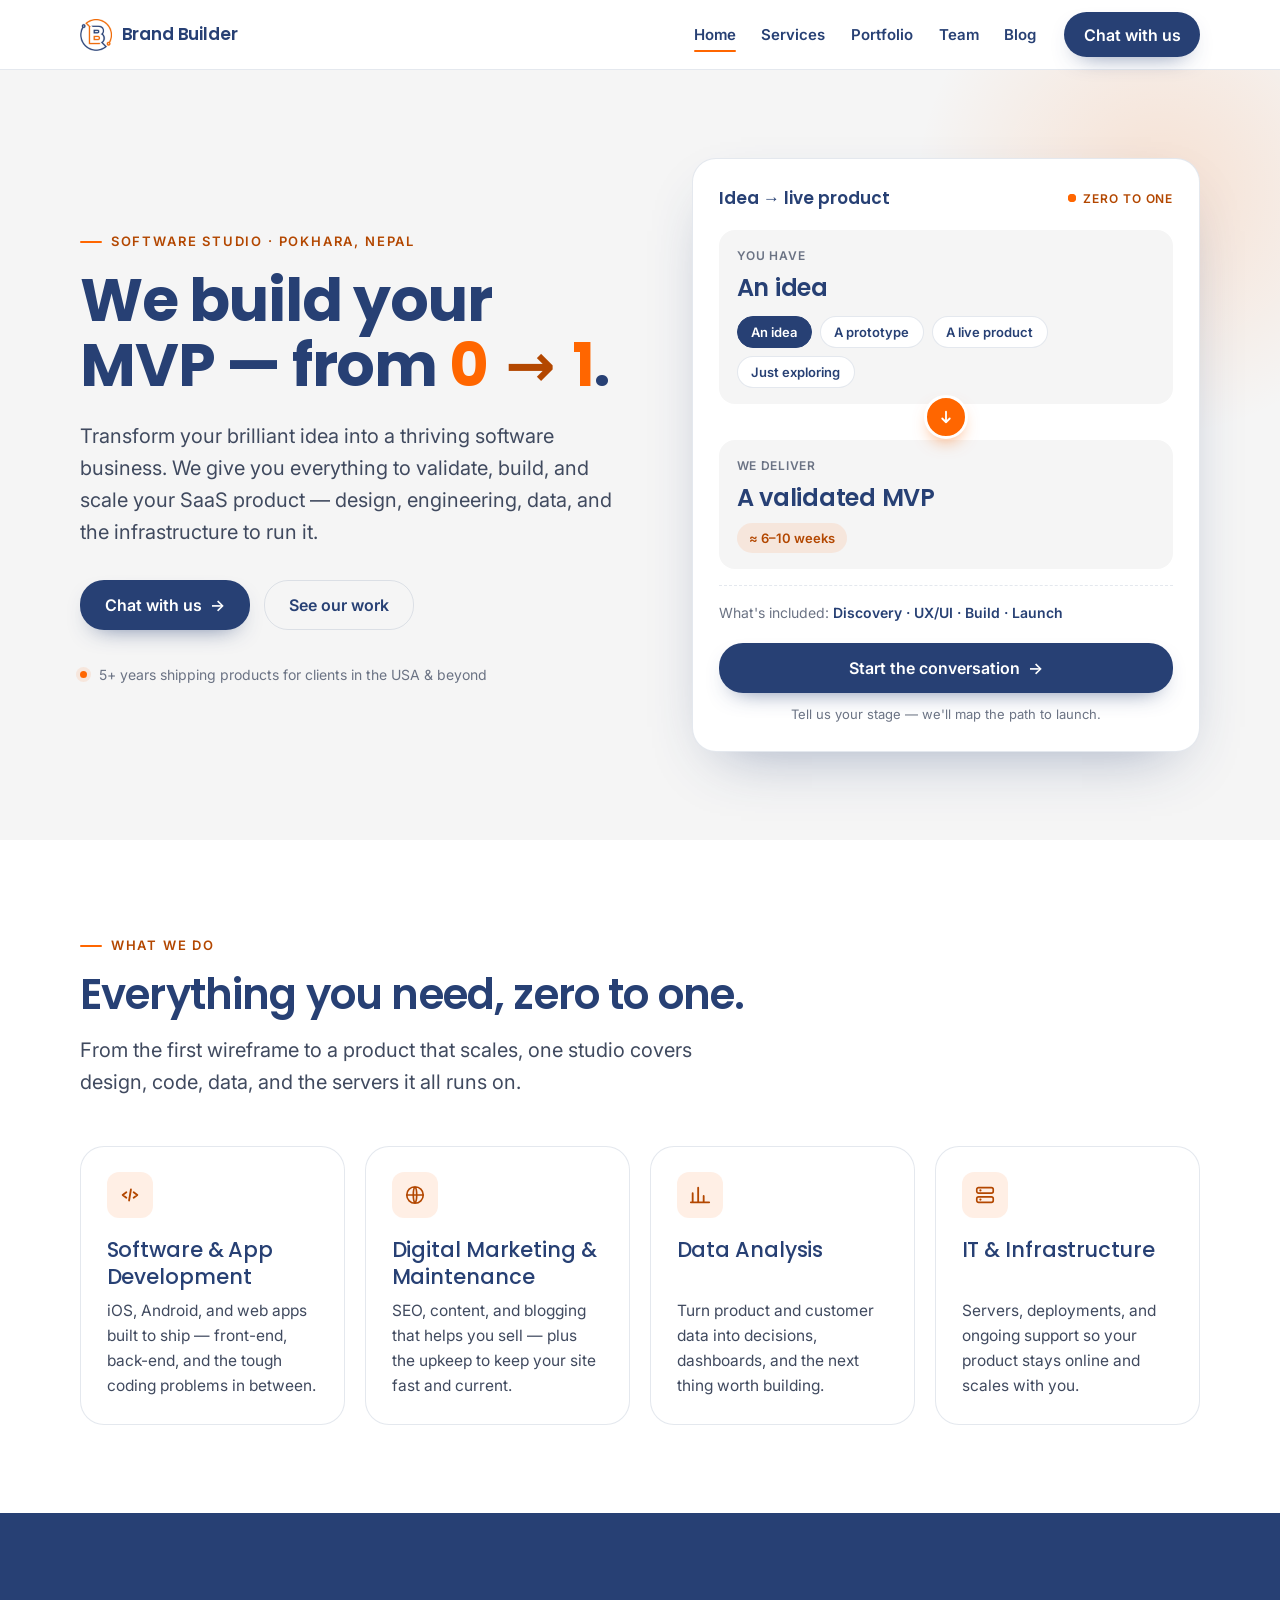
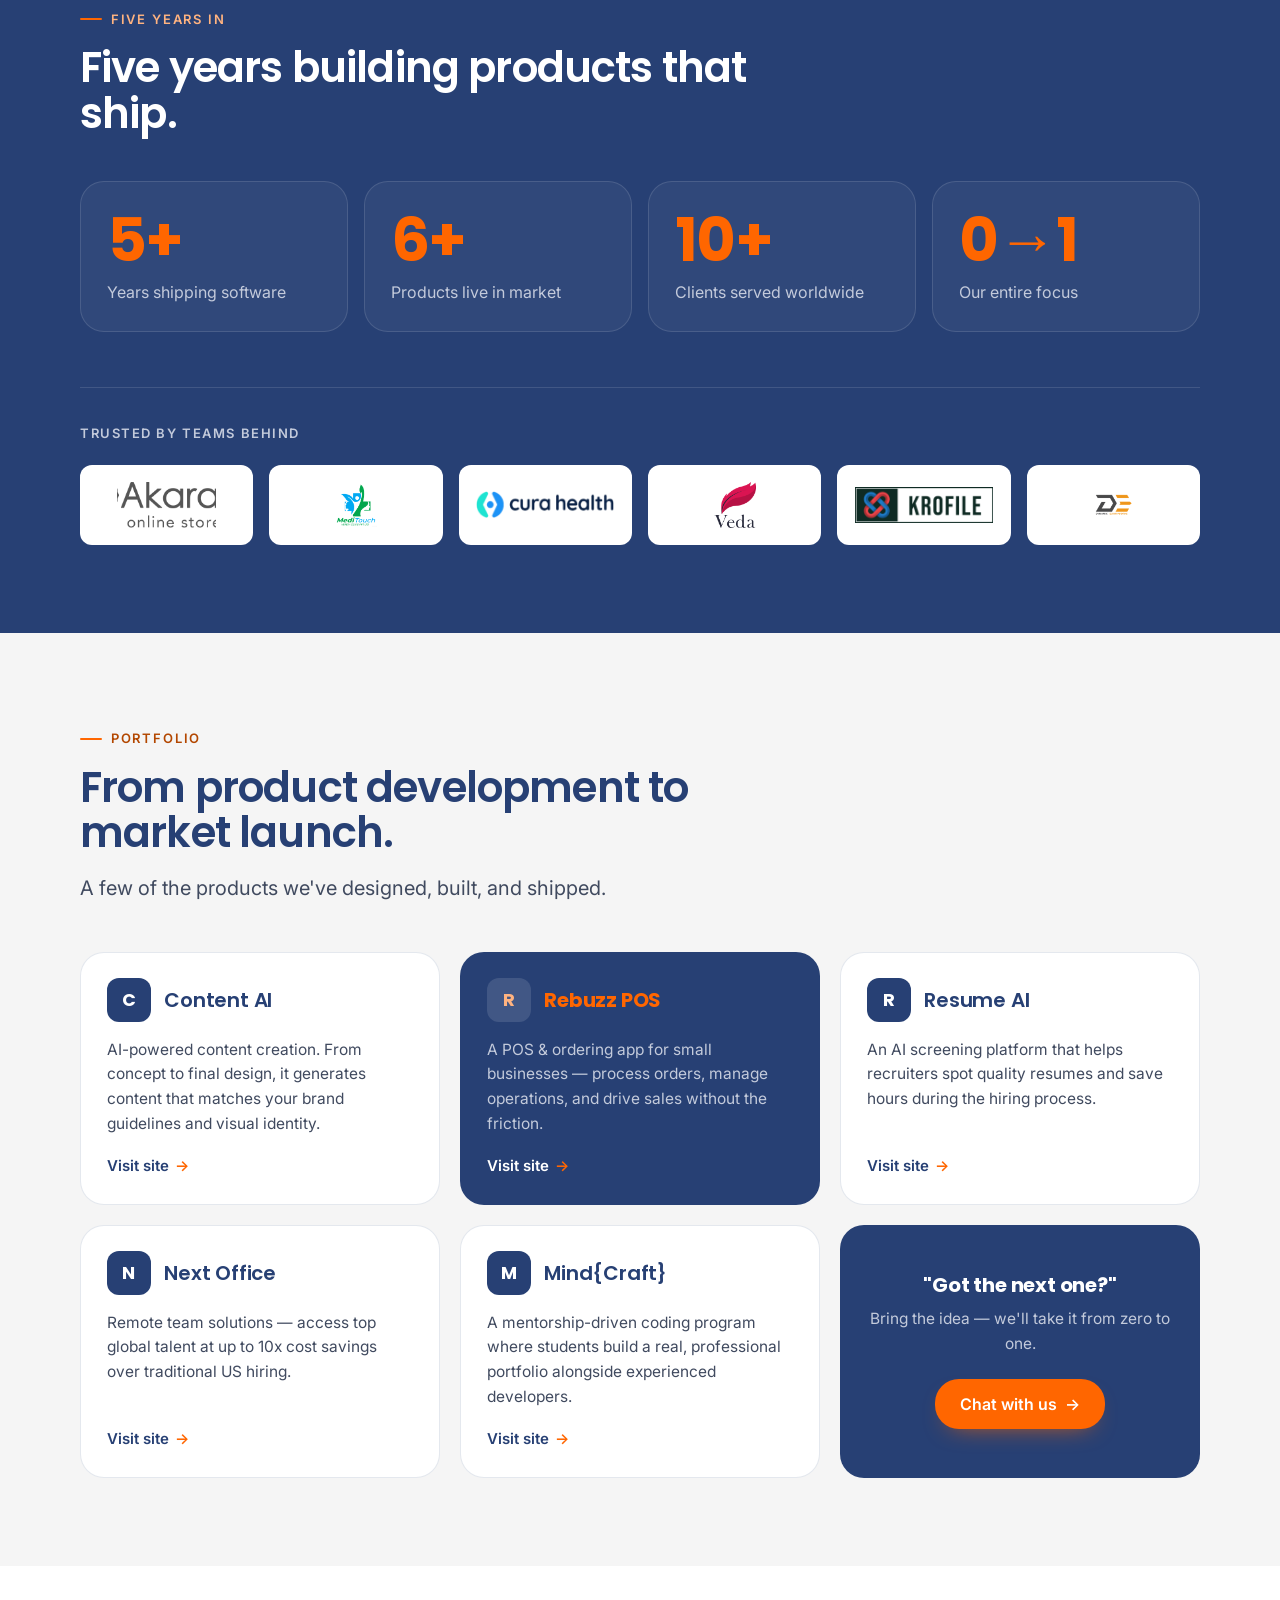
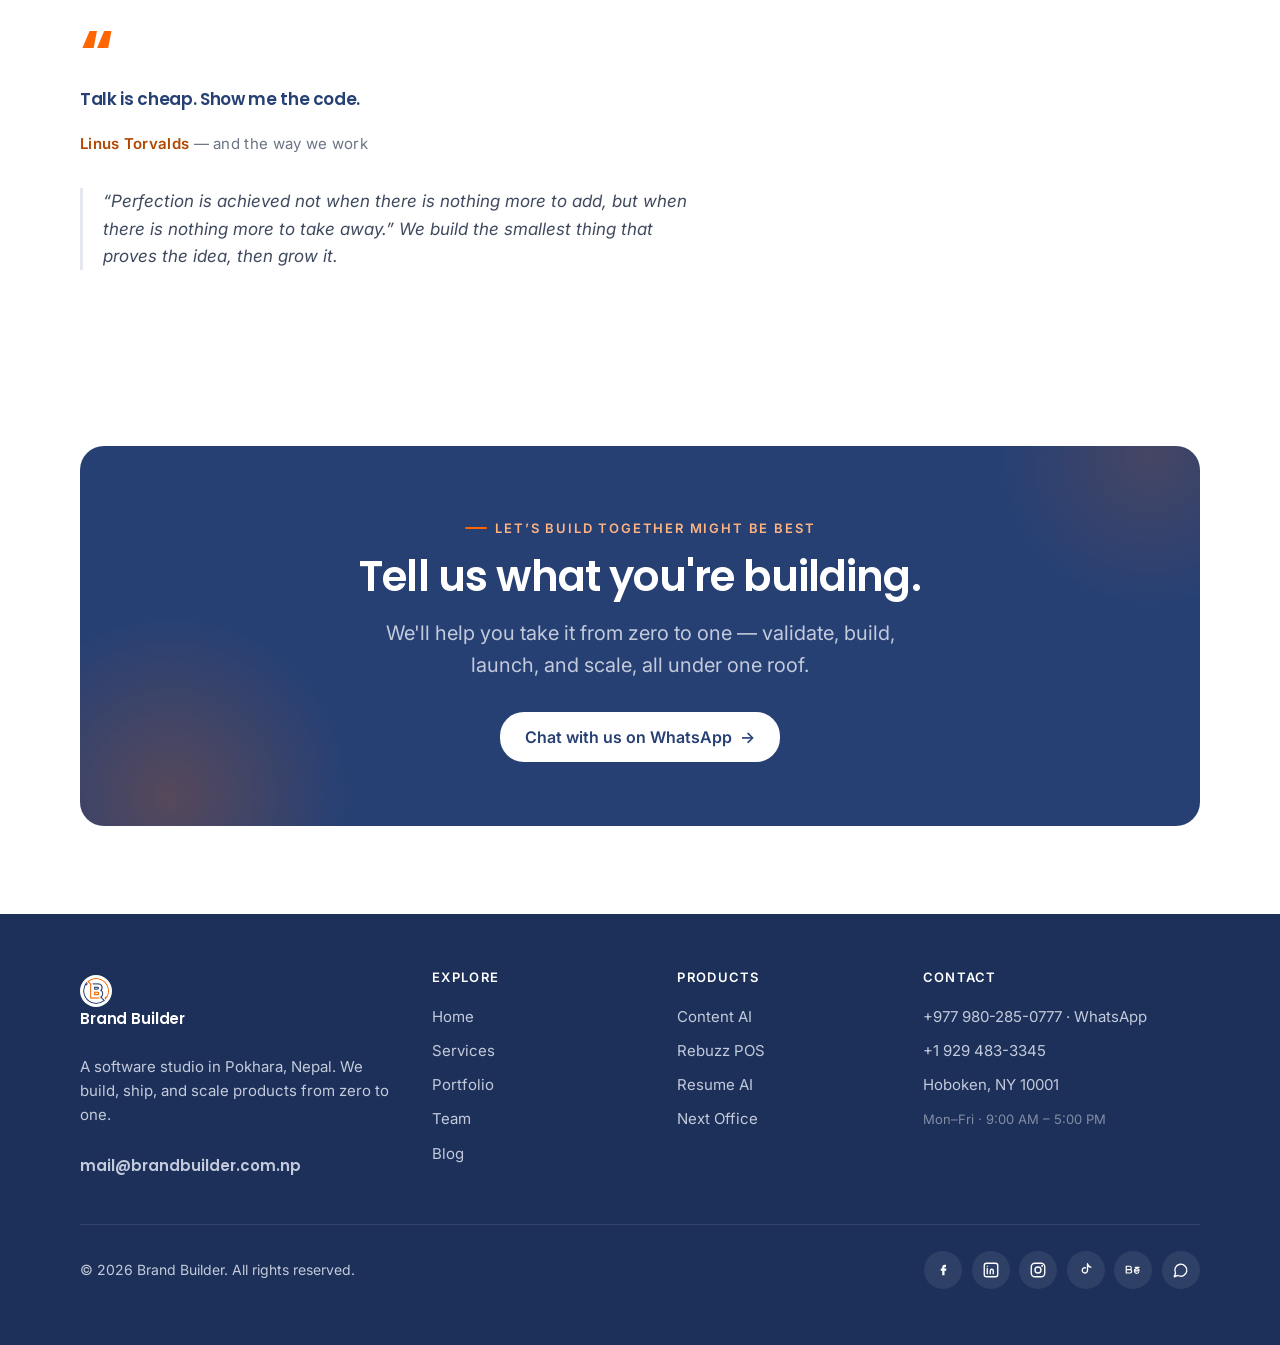
<file: index.html>
<!DOCTYPE html>
<html lang="en">
<head>
<meta charset="UTF-8" />
<meta name="viewport" content="width=device-width, initial-scale=1.0, viewport-fit=cover" />
<title>Brand Builder — We build your MVP, from 0 to 1</title>
<meta name="description" content="Brand Builder is a software studio in Pokhara, Nepal. We help founders validate, build, and scale their SaaS product from zero to one — design, engineering, data, and infrastructure." />
<meta name="theme-color" content="#FF6600" />
<meta property="og:title" content="Brand Builder — We build your MVP, from 0 to 1" />
<meta property="og:description" content="A software studio in Pokhara, Nepal. From product development to market launch." />
<meta property="og:type" content="website" />
<link rel="icon" type="image/png" href="images/favicon.png" />
<link rel="preconnect" href="https://fonts.googleapis.com" />
<link rel="preconnect" href="https://fonts.gstatic.com" crossorigin />
<link href="https://fonts.googleapis.com/css2?family=Poppins:wght@500;600;700&family=Inter:wght@400;500;600&display=swap" rel="stylesheet" />
<link rel="stylesheet" href="css/style.css" />
</head>
<body>
<a class="skip" href="#main">Skip to content</a>

<header class="nav" id="nav">
  <div class="container nav__inner">
    <a class="brand" href="index.html" aria-label="Brand Builder home">
      <img class="brand__logo" src="images/logo.png" alt="" aria-hidden="true" />
      Brand Builder
    </a>
    <nav class="nav__links" aria-label="Primary">
      <a href="index.html" aria-current="page">Home</a>
      <a href="services.html">Services</a>
      <a href="portfolio.html">Portfolio</a>
      <a href="team.html">Team</a>
      <a href="blog.html">Blog</a>
    </nav>
    <div class="nav__cta"><a class="btn btn--primary" href="https://wa.me/9779802850777" target="_blank" rel="noopener">Chat with us</a></div>
    <button class="nav__toggle" aria-label="Toggle menu" aria-expanded="false" aria-controls="navPanel">
      <svg width="22" height="22" viewBox="0 0 24 24" fill="none" aria-hidden="true"><path d="M4 7h16M4 12h16M4 17h16" stroke="currentColor" stroke-width="2" stroke-linecap="round"/></svg>
    </button>
  </div>
  <div class="nav__panel" id="navPanel">
    <a href="index.html" aria-current="page">Home</a>
    <a href="services.html">Services</a>
    <a href="portfolio.html">Portfolio</a>
    <a href="team.html">Team</a>
    <a href="blog.html">Blog</a>
    <a class="btn btn--primary" href="https://wa.me/9779802850777" target="_blank" rel="noopener">Chat with us</a>
  </div>
</header>

<main id="main">
<!-- Hero -->
<section class="hero band--soft section">
  <div class="container hero__grid">
    <div class="hero__copy">
      <p class="eyebrow">Software studio · Pokhara, Nepal</p>
      <h1>We build your MVP — from <span class="mark">0</span> <span class="arr-big">→</span> <span class="mark">1</span>.</h1>
      <p class="lead">Transform your brilliant idea into a thriving software business. We give you everything to validate, build, and scale your SaaS product — design, engineering, data, and the infrastructure to run it.</p>
      <div class="hero__cta">
        <a class="btn btn--primary" href="https://wa.me/9779802850777" target="_blank" rel="noopener">Chat with us <span class="arr">→</span></a>
        <a class="btn btn--ghost" href="portfolio.html">See our work</a>
      </div>
      <div class="hero__trust"><span class="dot"></span> 5+ years shipping products for clients in the USA &amp; beyond</div>
    </div>

    <div class="conv" role="group" aria-label="Idea to product estimator">
      <div class="conv__head">
        <span class="conv__title">Idea&nbsp;→&nbsp;live product</span>
        <span class="conv__live"><span class="pulse"></span> zero to one</span>
      </div>
      <div class="conv__row">
        <div class="conv__label">You have</div>
        <div class="conv__value" id="convFrom">An idea</div>
        <div class="conv__chips" role="group" aria-label="Where are you starting?">
          <button class="chip" data-stage="0" aria-pressed="true">An idea</button>
          <button class="chip" data-stage="1" aria-pressed="false">A prototype</button>
          <button class="chip" data-stage="2" aria-pressed="false">A live product</button>
          <button class="chip" data-stage="3" aria-pressed="false">Just exploring</button>
        </div>
      </div>
      <div class="conv__swap">
        <button id="convSwap" type="button" aria-label="Next stage">
          <svg width="18" height="18" viewBox="0 0 24 24" fill="none" aria-hidden="true"><path d="M12 5v14M12 19l5-5M12 19l-5-5" stroke="#fff" stroke-width="2.4" stroke-linecap="round" stroke-linejoin="round"/></svg>
        </button>
      </div>
      <div class="conv__row conv__out">
        <div class="conv__label">We deliver</div>
        <div class="conv__value" id="convTo">A validated MVP</div>
        <span class="badge" id="convTime">≈ 6–10 weeks</span>
      </div>
      <p class="conv__steps">What's included: <b id="convSteps">Discovery · UX/UI · Build · Launch</b></p>
      <a class="btn btn--primary" href="https://wa.me/9779802850777" target="_blank" rel="noopener">Start the conversation <span class="arr">→</span></a>
      <p class="conv__note">Tell us your stage — we'll map the path to launch.</p>
    </div>
  </div>
</section>

<!-- Services -->
<section class="section" id="services">
  <div class="container">
    <div class="head-block reveal">
      <p class="eyebrow">What we do</p>
      <h2>Everything you need, zero to one.</h2>
      <p class="lead">From the first wireframe to a product that scales, one studio covers design, code, data, and the servers it all runs on.</p>
    </div>
    <div class="grid grid--4">
      <article class="card reveal">
        <div class="card__icon" aria-hidden="true"><svg width="22" height="22" viewBox="0 0 24 24" fill="none"><path d="M8 9l-4 3 4 3M16 9l4 3-4 3M13 6l-2 12" stroke="currentColor" stroke-width="2" stroke-linecap="round" stroke-linejoin="round"/></svg></div>
        <h3>Software &amp; App Development</h3>
        <p>iOS, Android, and web apps built to ship — front-end, back-end, and the tough coding problems in between.</p>
      </article>
      <article class="card reveal">
        <div class="card__icon" aria-hidden="true"><svg width="22" height="22" viewBox="0 0 24 24" fill="none"><path d="M3 12a9 9 0 1 0 18 0 9 9 0 0 0-18 0zM3 12h18M12 3c2.5 2.5 2.5 15 0 18M12 3c-2.5 2.5-2.5 15 0 18" stroke="currentColor" stroke-width="1.8" stroke-linecap="round" stroke-linejoin="round"/></svg></div>
        <h3>Digital Marketing &amp; Maintenance</h3>
        <p>SEO, content, and blogging that helps you sell — plus the upkeep to keep your site fast and current.</p>
      </article>
      <article class="card reveal">
        <div class="card__icon" aria-hidden="true"><svg width="22" height="22" viewBox="0 0 24 24" fill="none"><path d="M4 20V10M10 20V4M16 20v-7M22 20H2" stroke="currentColor" stroke-width="2" stroke-linecap="round" stroke-linejoin="round"/></svg></div>
        <h3>Data Analysis</h3>
        <p>Turn product and customer data into decisions, dashboards, and the next thing worth building.</p>
      </article>
      <article class="card reveal">
        <div class="card__icon" aria-hidden="true"><svg width="22" height="22" viewBox="0 0 24 24" fill="none"><rect x="3" y="4" width="18" height="6" rx="2" stroke="currentColor" stroke-width="1.8"/><rect x="3" y="14" width="18" height="6" rx="2" stroke="currentColor" stroke-width="1.8"/><path d="M7 7h.01M7 17h.01" stroke="currentColor" stroke-width="2.4" stroke-linecap="round"/></svg></div>
        <h3>IT &amp; Infrastructure</h3>
        <p>Servers, deployments, and ongoing support so your product stays online and scales with you.</p>
      </article>
    </div>
  </div>
</section>

<!-- Stats -->
<section class="band--dark section on-dark">
  <div class="container">
    <div class="head-block reveal" style="margin-bottom:0;">
      <p class="eyebrow">Five years in</p>
      <h2>Five years building products that ship.</h2>
    </div>
    <div class="stats reveal">
      <div class="stat"><div class="stat__num">5+</div><div class="stat__label">Years shipping software</div></div>
      <div class="stat"><div class="stat__num">6+</div><div class="stat__label">Products live in market</div></div>
      <div class="stat"><div class="stat__num">10+</div><div class="stat__label">Clients served worldwide</div></div>
      <div class="stat"><div class="stat__num">0→1</div><div class="stat__label">Our entire focus</div></div>
    </div>
    <div class="trust reveal">
      <div class="trust__label">Trusted by teams behind</div>
      <div class="logos">
        <div class="logo"><img src="images/akaran.png" alt="Akaran" /></div>
        <div class="logo"><img src="images/meditouch.png" alt="MediTouch" /></div>
        <div class="logo"><img src="images/cura-health.png" alt="Cura Health" /></div>
        <div class="logo"><img src="images/veda.png" alt="Veda" /></div>
        <div class="logo"><img src="images/krofile.png" alt="Krofile" /></div>
        <div class="logo"><img src="images/dynamic-earthworks.png" alt="Dynamic Earthworks" /></div>
      </div>
    </div>
  </div>
</section>

<!-- Products -->
<section class="band--soft section" id="products">
  <div class="container">
    <div class="head-block reveal">
      <p class="eyebrow">Portfolio</p>
      <h2>From product development to market launch.</h2>
      <p class="lead">A few of the products we've designed, built, and shipped.</p>
    </div>
    <div class="grid grid--3">
      <article class="card prod reveal">
        <div class="prod__top"><span class="prod__logo">C</span><h3>Content AI</h3></div>
        <p>AI-powered content creation. From concept to final design, it generates content that matches your brand guidelines and visual identity.</p>
        <a class="prod__link" href="https://rebuzzai.com/" target="_blank" rel="noopener">Visit site <span class="arr">→</span></a>
      </article>
      <article class="card card--dark prod reveal">
        <div class="prod__top"><span class="prod__logo">R</span><h3>Rebuzz POS</h3></div>
        <p>A POS &amp; ordering app for small businesses — process orders, manage operations, and drive sales without the friction.</p>
        <a class="prod__link" href="https://rebuzzpos.com/" target="_blank" rel="noopener">Visit site <span class="arr">→</span></a>
      </article>
      <article class="card prod reveal">
        <div class="prod__top"><span class="prod__logo">R</span><h3>Resume AI</h3></div>
        <p>An AI screening platform that helps recruiters spot quality resumes and save hours during the hiring process.</p>
        <a class="prod__link" href="https://cvai.dev/" target="_blank" rel="noopener">Visit site <span class="arr">→</span></a>
      </article>
      <article class="card prod reveal">
        <div class="prod__top"><span class="prod__logo">N</span><h3>Next Office</h3></div>
        <p>Remote team solutions — access top global talent at up to 10x cost savings over traditional US hiring.</p>
        <a class="prod__link" href="https://nextoffice.dev/" target="_blank" rel="noopener">Visit site <span class="arr">→</span></a>
      </article>
      <article class="card prod reveal">
        <div class="prod__top"><span class="prod__logo">M</span><h3>Mind&#123;Craft&#125;</h3></div>
        <p>A mentorship-driven coding program where students build a real, professional portfolio alongside experienced developers.</p>
        <a class="prod__link" href="https://axon.com.np/" target="_blank" rel="noopener">Visit site <span class="arr">→</span></a>
      </article>
      <article class="card card--dark card--cta prod reveal">
        <div>
          <h3>"Got the next one?"</h3>
          <p>Bring the idea — we'll take it from zero to one.</p>
          <a class="btn btn--accent" href="https://wa.me/9779802850777" target="_blank" rel="noopener">Chat with us <span class="arr">→</span></a>
        </div>
      </article>
    </div>
  </div>
</section>

<!-- Ethos -->
<section class="section">
  <div class="container">
    <div class="quote reveal">
      <span class="quote__mark" aria-hidden="true">&ldquo;</span>
      <blockquote>Talk is cheap. Show me the code.</blockquote>
      <cite>Linus Torvalds <span>— and the way we work</span></cite>
      <p class="quote__sub">&ldquo;Perfection is achieved not when there is nothing more to add, but when there is nothing more to take away.&rdquo; We build the smallest thing that proves the idea, then grow it.</p>
    </div>
  </div>
</section>

<!-- Final CTA -->
<section class="section" id="contact">
  <div class="container">
    <div class="cta-card reveal">
      <p class="eyebrow on-dark" style="justify-content:center;">Let’s build together might be best</p>
      <h2>Tell us what you're building.</h2>
      <p class="lead">We'll help you take it from zero to one — validate, build, launch, and scale, all under one roof.</p>
      <a class="btn btn--light" href="https://wa.me/9779802850777" target="_blank" rel="noopener">Chat with us on WhatsApp <span class="arr">→</span></a>
    </div>
  </div>
</section>
</main>

<footer class="footer">
  <div class="container">
    <div class="footer__top">
      <div class="footer__brand footer__col">
        <a class="brand" href="index.html"><img class="brand__logo brand__logo--footer" src="images/logo.png" alt="" aria-hidden="true" /> Brand Builder</a>
        <p>A software studio in Pokhara, Nepal. We build, ship, and scale products from zero to one.</p>
        <a class="footer__mail" href="mailto:mail@brandbuilder.com.np">mail@brandbuilder.com.np</a>
      </div>
      <div class="footer__col">
        <h4>Explore</h4>
        <a href="index.html">Home</a><a href="services.html">Services</a><a href="portfolio.html">Portfolio</a><a href="team.html">Team</a><a href="blog.html">Blog</a>
      </div>
      <div class="footer__col">
        <h4>Products</h4>
        <a href="https://rebuzzai.com/" target="_blank" rel="noopener">Content AI</a>
        <a href="https://rebuzzpos.com/" target="_blank" rel="noopener">Rebuzz POS</a>
        <a href="https://cvai.dev/" target="_blank" rel="noopener">Resume AI</a>
        <a href="https://nextoffice.dev/" target="_blank" rel="noopener">Next Office</a>
      </div>
      <div class="footer__col">
        <h4>Contact</h4>
        <a href="https://wa.me/9779802850777" target="_blank" rel="noopener">+977 980-285-0777 · WhatsApp</a>
        <a href="tel:+19294833345">+1 929 483-3345</a>
        <p>Hoboken, NY 10001</p>
        <p><small>Mon–Fri · 9:00 AM – 5:00 PM</small></p>
      </div>
    </div>
    <div class="footer__bottom">
      <span>© <span data-year></span> Brand Builder. All rights reserved.</span>
      <div class="footer__social">
        <a href="https://www.facebook.com/brandbuildernepal" target="_blank" rel="noopener" aria-label="Facebook"><svg width="18" height="18" viewBox="0 0 24 24" fill="none"><path d="M14 8h2V5h-2c-1.7 0-3 1.3-3 3v2H9v3h2v6h3v-6h2.2l.3-3H14v-1.5c0-.3.2-.5.5-.5z" fill="currentColor"/></svg></a>
        <a href="https://www.linkedin.com/company/brand-builder-nepal/" target="_blank" rel="noopener" aria-label="LinkedIn"><svg width="18" height="18" viewBox="0 0 24 24" fill="none"><rect x="3" y="3" width="18" height="18" rx="3" stroke="currentColor" stroke-width="1.8"/><path d="M7 10v7M7 7v.01M11 17v-4a2 2 0 0 1 4 0v4" stroke="currentColor" stroke-width="1.8" stroke-linecap="round" stroke-linejoin="round"/></svg></a>
        <a href="https://www.instagram.com/brandbuilder.nepal/" target="_blank" rel="noopener" aria-label="Instagram"><svg width="18" height="18" viewBox="0 0 24 24" fill="none"><rect x="3" y="3" width="18" height="18" rx="5" stroke="currentColor" stroke-width="1.8"/><circle cx="12" cy="12" r="4" stroke="currentColor" stroke-width="1.8"/><circle cx="17.5" cy="6.5" r="1.3" fill="currentColor"/></svg></a>
        <a href="https://www.tiktok.com/@bb.vibes0" target="_blank" rel="noopener" aria-label="TikTok"><svg width="18" height="18" viewBox="0 0 24 24" fill="none"><path d="M14 4v8.5a3.5 3.5 0 1 1-3-3.46" stroke="currentColor" stroke-width="1.8" stroke-linecap="round" stroke-linejoin="round"/><path d="M14 4c.5 2.5 2 4 4.5 4.2" stroke="currentColor" stroke-width="1.8" stroke-linecap="round" stroke-linejoin="round"/></svg></a>
        <a href="https://www.behance.net/brandbuilder2021" target="_blank" rel="noopener" aria-label="Behance"><svg width="18" height="18" viewBox="0 0 24 24" fill="none"><path d="M3 7h4.5a2.2 2.2 0 0 1 0 4.4H3zM3 11.4h5a2.3 2.3 0 0 1 0 4.6H3zM15 8.5h5M14 14c.3 1.6 1.5 2.4 3 2.4 1.1 0 1.9-.4 2.4-1.1M14 13.2a3 3 0 1 1 6 0z" stroke="currentColor" stroke-width="1.6" stroke-linecap="round" stroke-linejoin="round"/></svg></a>
        <a href="https://wa.me/9779802850777" target="_blank" rel="noopener" aria-label="WhatsApp"><svg width="18" height="18" viewBox="0 0 24 24" fill="none"><path d="M3 21l1.7-5A8 8 0 1 1 8 19.3L3 21z" stroke="currentColor" stroke-width="1.8" stroke-linejoin="round"/></svg></a>
      </div>
    </div>
  </div>
</footer>

<script src="js/utils.js" defer></script>
<script src="js/main.js" defer></script>
</body>
</html>
</file>
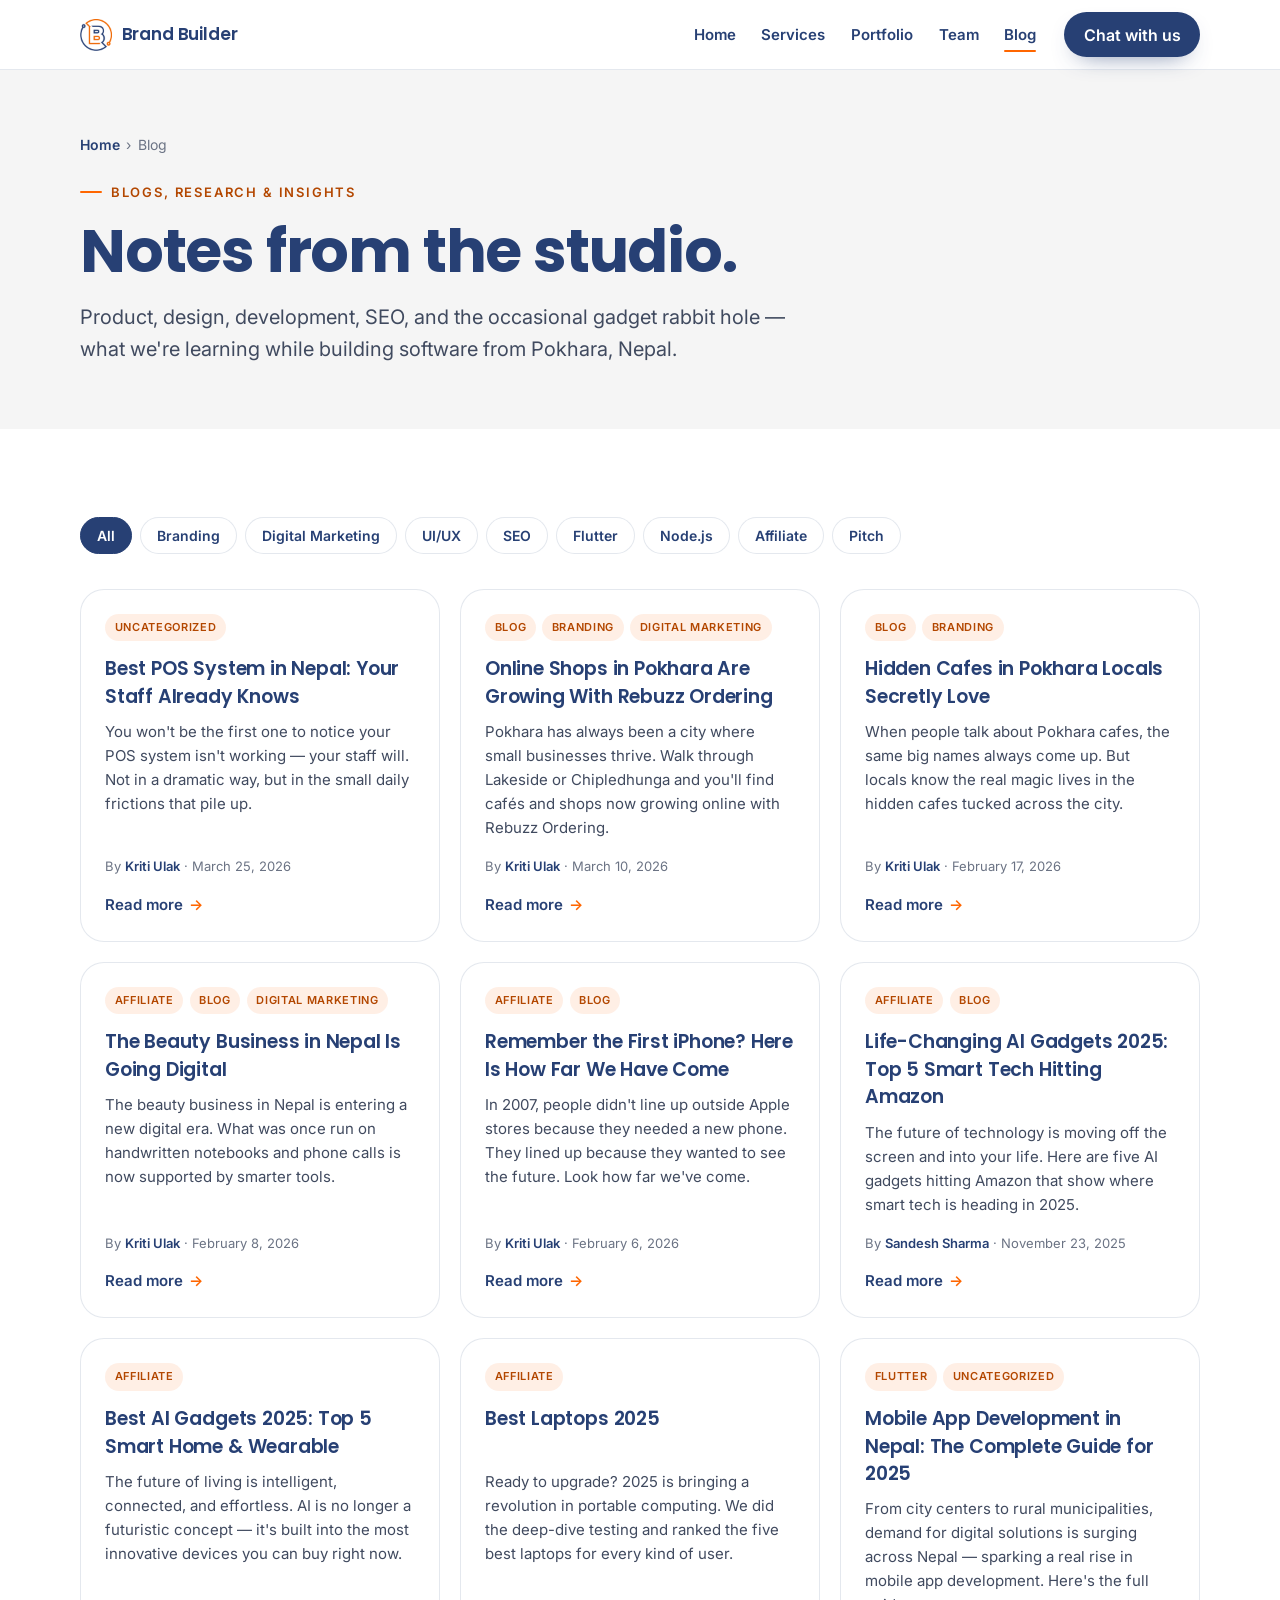
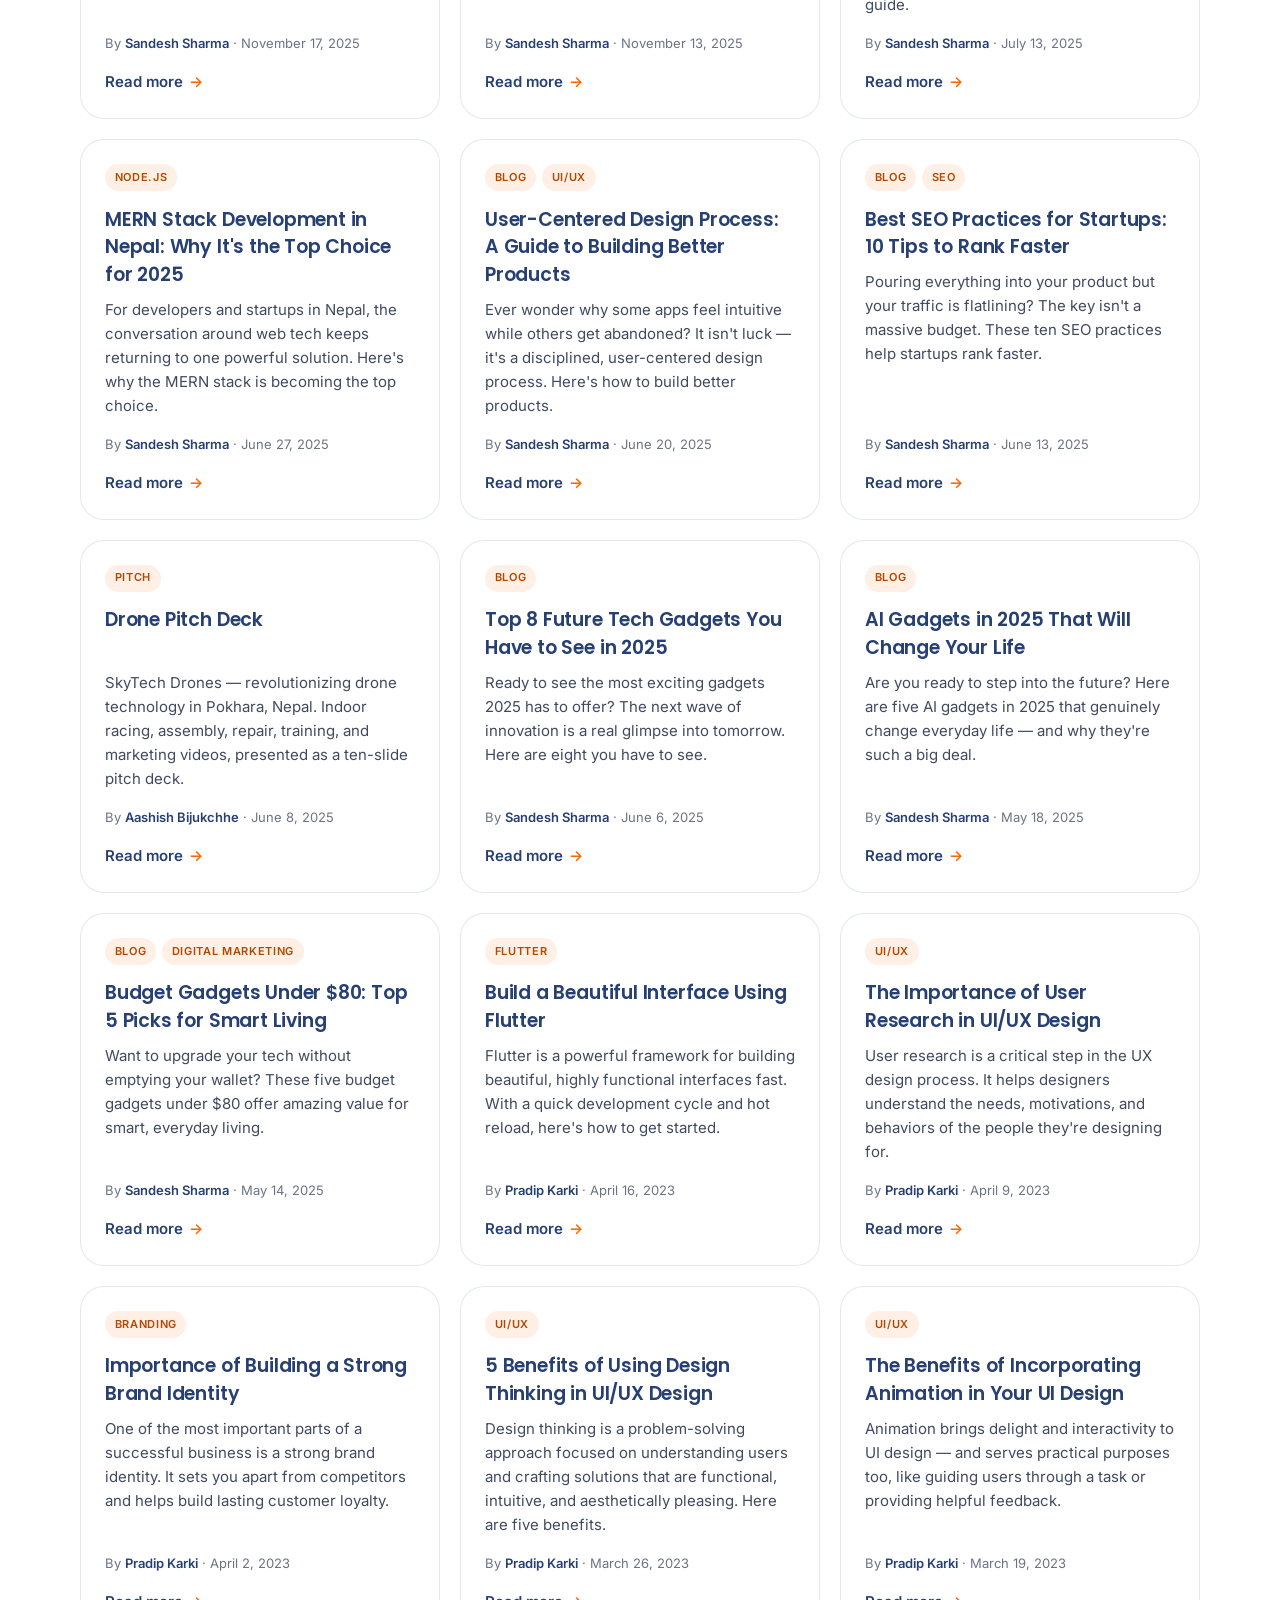
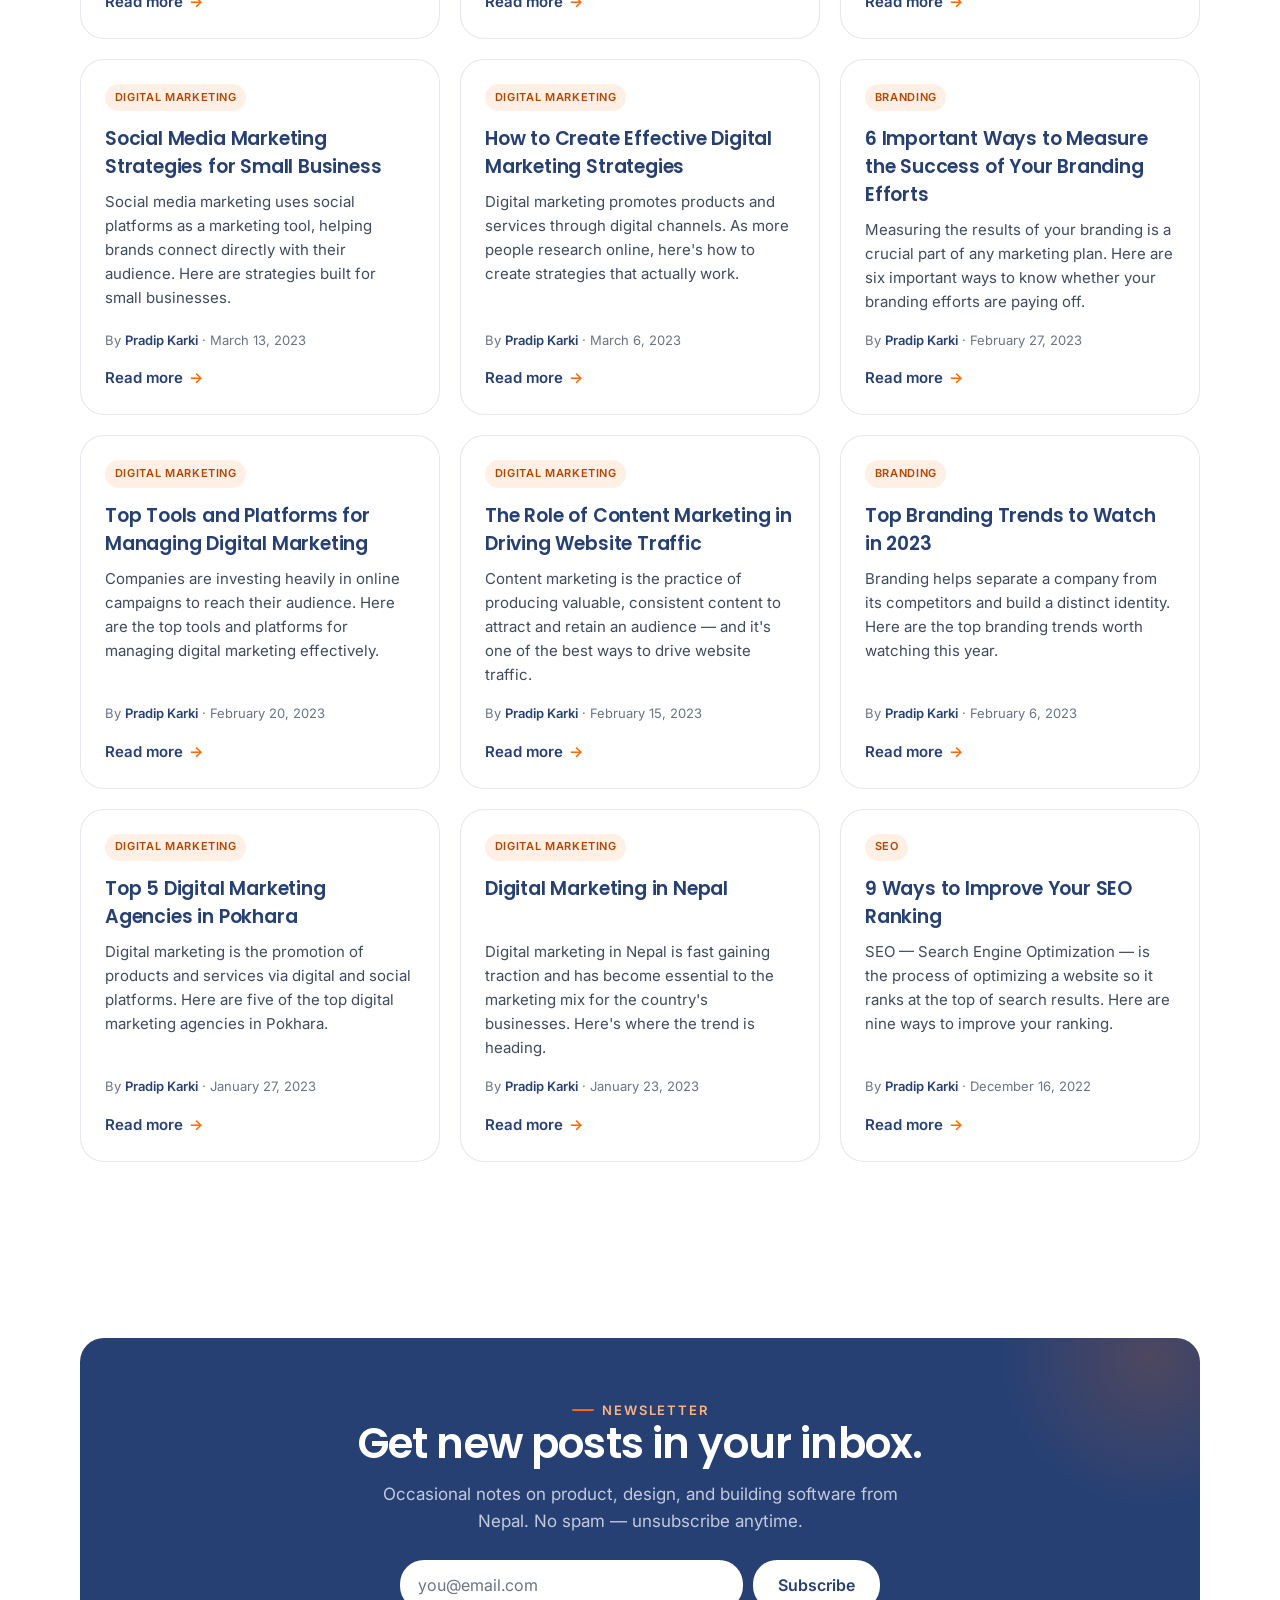
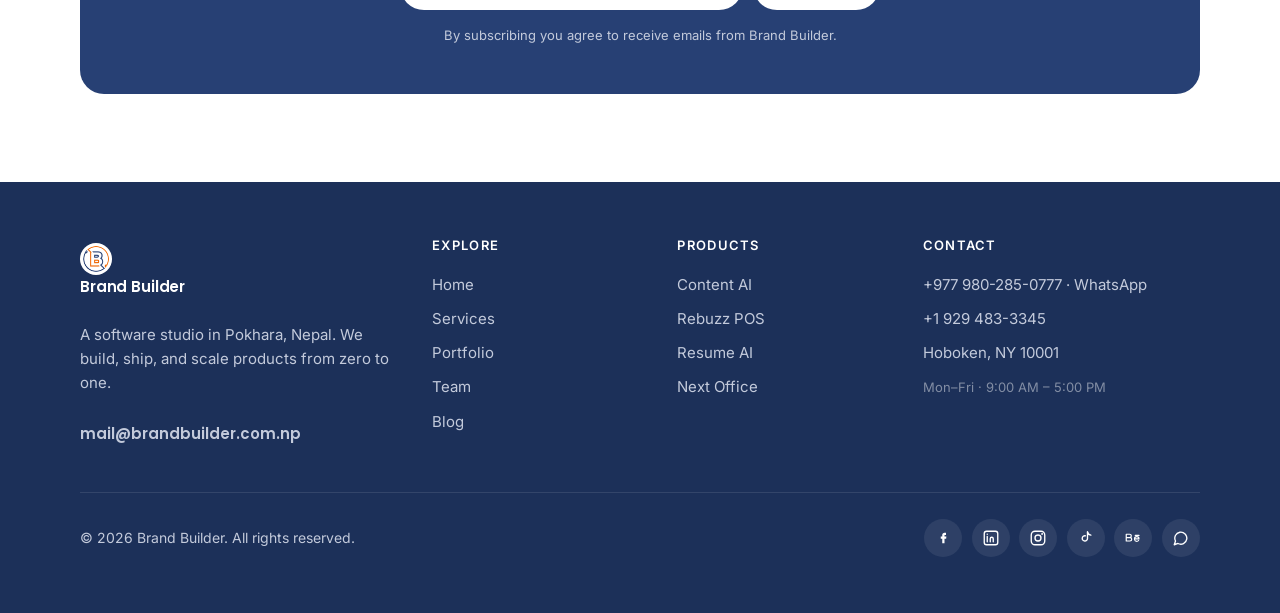
<file: blog.html>
<!DOCTYPE html>
<html lang="en">
<head>
<meta charset="UTF-8" />
<meta name="viewport" content="width=device-width, initial-scale=1.0, viewport-fit=cover" />
<title>Blog — Brand Builder</title>
<meta name="description" content="Blogs, research, and insights from Brand Builder — notes on product, design, development, SEO, and building software from Pokhara, Nepal." />
<meta name="theme-color" content="#FF6600" />
<link rel="icon" type="image/png" href="images/favicon.png" />
<link rel="preconnect" href="https://fonts.googleapis.com" />
<link rel="preconnect" href="https://fonts.gstatic.com" crossorigin />
<link href="https://fonts.googleapis.com/css2?family=Poppins:wght@500;600;700&family=Inter:wght@400;500;600&display=swap" rel="stylesheet" />
<link rel="stylesheet" href="css/style.css" />
</head>
<body>
<a class="skip" href="#main">Skip to content</a>

<header class="nav" id="nav">
  <div class="container nav__inner">
    <a class="brand" href="index.html" aria-label="Brand Builder home">
      <img class="brand__logo" src="images/logo.png" alt="" aria-hidden="true" />
      Brand Builder
    </a>
    <nav class="nav__links" aria-label="Primary">
      <a href="index.html">Home</a>
      <a href="services.html">Services</a>
      <a href="portfolio.html">Portfolio</a>
      <a href="team.html">Team</a>
      <a href="blog.html" aria-current="page">Blog</a>
    </nav>
    <div class="nav__cta"><a class="btn btn--primary" href="https://wa.me/9779802850777" target="_blank" rel="noopener">Chat with us</a></div>
    <button class="nav__toggle" aria-label="Toggle menu" aria-expanded="false" aria-controls="navPanel">
      <svg width="22" height="22" viewBox="0 0 24 24" fill="none" aria-hidden="true"><path d="M4 7h16M4 12h16M4 17h16" stroke="currentColor" stroke-width="2" stroke-linecap="round"/></svg>
    </button>
  </div>
  <div class="nav__panel" id="navPanel">
    <a href="index.html">Home</a>
    <a href="services.html">Services</a>
    <a href="portfolio.html">Portfolio</a>
    <a href="team.html">Team</a>
    <a href="blog.html" aria-current="page">Blog</a>
    <a class="btn btn--primary" href="https://wa.me/9779802850777" target="_blank" rel="noopener">Chat with us</a>
  </div>
</header>

<main id="main">
<section class="page-header">
  <div class="container">
    <nav class="breadcrumb" aria-label="Breadcrumb"><a href="index.html">Home</a><span>›</span>Blog</nav>
    <p class="eyebrow">Blogs, research &amp; insights</p>
    <h1>Notes from the studio.</h1>
    <p class="lead">Product, design, development, SEO, and the occasional gadget rabbit hole — what we're learning while building software from Pokhara, Nepal.</p>
  </div>
</section>

<section class="section">
  <div class="container">
    <div class="filter" role="group" aria-label="Filter posts by category">
      <button data-cat="all" aria-pressed="true">All</button>
      <button data-cat="branding" aria-pressed="false">Branding</button>
      <button data-cat="digital-marketing" aria-pressed="false">Digital Marketing</button>
      <button data-cat="ui-ux" aria-pressed="false">UI/UX</button>
      <button data-cat="seo" aria-pressed="false">SEO</button>
      <button data-cat="flutter" aria-pressed="false">Flutter</button>
      <button data-cat="node-js" aria-pressed="false">Node.js</button>
      <button data-cat="affiliate" aria-pressed="false">Affiliate</button>
      <button data-cat="pitch" aria-pressed="false">Pitch</button>
    </div>

    <div class="posts">

      <article class="post reveal" data-cats="uncategorized">
        <div class="post__tags"><span class="post__tag">Uncategorized</span></div>
        <h3><a href="https://brandbuilder.com.np/best-pos-system-in-nepal/" target="_blank" rel="noopener">Best POS System in Nepal: Your Staff Already Knows</a></h3>
        <p class="post__excerpt">You won't be the first one to notice your POS system isn't working — your staff will. Not in a dramatic way, but in the small daily frictions that pile up.</p>
        <p class="post__meta">By <b>Kriti Ulak</b> · March 25, 2026</p>
        <a class="post__more" href="https://brandbuilder.com.np/best-pos-system-in-nepal/" target="_blank" rel="noopener">Read more <span class="arr">→</span></a>
      </article>

      <article class="post reveal" data-cats="blog branding digital-marketing">
        <div class="post__tags"><span class="post__tag">Blog</span><span class="post__tag">Branding</span><span class="post__tag">Digital Marketing</span></div>
        <h3><a href="https://brandbuilder.com.np/online-shops-pokhara-rebuzz-ordering/" target="_blank" rel="noopener">Online Shops in Pokhara Are Growing With Rebuzz Ordering</a></h3>
        <p class="post__excerpt">Pokhara has always been a city where small businesses thrive. Walk through Lakeside or Chipledhunga and you'll find cafés and shops now growing online with Rebuzz Ordering.</p>
        <p class="post__meta">By <b>Kriti Ulak</b> · March 10, 2026</p>
        <a class="post__more" href="https://brandbuilder.com.np/online-shops-pokhara-rebuzz-ordering/" target="_blank" rel="noopener">Read more <span class="arr">→</span></a>
      </article>

      <article class="post reveal" data-cats="blog branding">
        <div class="post__tags"><span class="post__tag">Blog</span><span class="post__tag">Branding</span></div>
        <h3><a href="https://brandbuilder.com.np/hidden-cafes-in-pokhara-locals-secretly-love/" target="_blank" rel="noopener">Hidden Cafes in Pokhara Locals Secretly Love</a></h3>
        <p class="post__excerpt">When people talk about Pokhara cafes, the same big names always come up. But locals know the real magic lives in the hidden cafes tucked across the city.</p>
        <p class="post__meta">By <b>Kriti Ulak</b> · February 17, 2026</p>
        <a class="post__more" href="https://brandbuilder.com.np/hidden-cafes-in-pokhara-locals-secretly-love/" target="_blank" rel="noopener">Read more <span class="arr">→</span></a>
      </article>

      <article class="post reveal" data-cats="affiliate blog digital-marketing">
        <div class="post__tags"><span class="post__tag">Affiliate</span><span class="post__tag">Blog</span><span class="post__tag">Digital Marketing</span></div>
        <h3><a href="https://brandbuilder.com.np/beauty-business-in-nepal/" target="_blank" rel="noopener">The Beauty Business in Nepal Is Going Digital</a></h3>
        <p class="post__excerpt">The beauty business in Nepal is entering a new digital era. What was once run on handwritten notebooks and phone calls is now supported by smarter tools.</p>
        <p class="post__meta">By <b>Kriti Ulak</b> · February 8, 2026</p>
        <a class="post__more" href="https://brandbuilder.com.np/beauty-business-in-nepal/" target="_blank" rel="noopener">Read more <span class="arr">→</span></a>
      </article>

      <article class="post reveal" data-cats="affiliate blog">
        <div class="post__tags"><span class="post__tag">Affiliate</span><span class="post__tag">Blog</span></div>
        <h3><a href="https://brandbuilder.com.np/remember-the-first-iphone-here-is-how-far-we-have-come/" target="_blank" rel="noopener">Remember the First iPhone? Here Is How Far We Have Come</a></h3>
        <p class="post__excerpt">In 2007, people didn't line up outside Apple stores because they needed a new phone. They lined up because they wanted to see the future. Look how far we've come.</p>
        <p class="post__meta">By <b>Kriti Ulak</b> · February 6, 2026</p>
        <a class="post__more" href="https://brandbuilder.com.np/remember-the-first-iphone-here-is-how-far-we-have-come/" target="_blank" rel="noopener">Read more <span class="arr">→</span></a>
      </article>

      <article class="post reveal" data-cats="affiliate blog">
        <div class="post__tags"><span class="post__tag">Affiliate</span><span class="post__tag">Blog</span></div>
        <h3><a href="https://brandbuilder.com.np/top-5-life-changing-ai-gadgets-2025-amazon/" target="_blank" rel="noopener">Life-Changing AI Gadgets 2025: Top 5 Smart Tech Hitting Amazon</a></h3>
        <p class="post__excerpt">The future of technology is moving off the screen and into your life. Here are five AI gadgets hitting Amazon that show where smart tech is heading in 2025.</p>
        <p class="post__meta">By <b>Sandesh Sharma</b> · November 23, 2025</p>
        <a class="post__more" href="https://brandbuilder.com.np/top-5-life-changing-ai-gadgets-2025-amazon/" target="_blank" rel="noopener">Read more <span class="arr">→</span></a>
      </article>

      <article class="post reveal" data-cats="affiliate">
        <div class="post__tags"><span class="post__tag">Affiliate</span></div>
        <h3><a href="https://brandbuilder.com.np/best-ai-gadgets/" target="_blank" rel="noopener">Best AI Gadgets 2025: Top 5 Smart Home &amp; Wearable</a></h3>
        <p class="post__excerpt">The future of living is intelligent, connected, and effortless. AI is no longer a futuristic concept — it's built into the most innovative devices you can buy right now.</p>
        <p class="post__meta">By <b>Sandesh Sharma</b> · November 17, 2025</p>
        <a class="post__more" href="https://brandbuilder.com.np/best-ai-gadgets/" target="_blank" rel="noopener">Read more <span class="arr">→</span></a>
      </article>

      <article class="post reveal" data-cats="affiliate">
        <div class="post__tags"><span class="post__tag">Affiliate</span></div>
        <h3><a href="https://brandbuilder.com.np/best-laptops-2025/" target="_blank" rel="noopener">Best Laptops 2025</a></h3>
        <p class="post__excerpt">Ready to upgrade? 2025 is bringing a revolution in portable computing. We did the deep-dive testing and ranked the five best laptops for every kind of user.</p>
        <p class="post__meta">By <b>Sandesh Sharma</b> · November 13, 2025</p>
        <a class="post__more" href="https://brandbuilder.com.np/best-laptops-2025/" target="_blank" rel="noopener">Read more <span class="arr">→</span></a>
      </article>

      <article class="post reveal" data-cats="flutter uncategorized">
        <div class="post__tags"><span class="post__tag">Flutter</span><span class="post__tag">Uncategorized</span></div>
        <h3><a href="https://brandbuilder.com.np/mobile-app-development-in-nepal-the-complete-guide-for-2025/" target="_blank" rel="noopener">Mobile App Development in Nepal: The Complete Guide for 2025</a></h3>
        <p class="post__excerpt">From city centers to rural municipalities, demand for digital solutions is surging across Nepal — sparking a real rise in mobile app development. Here's the full guide.</p>
        <p class="post__meta">By <b>Sandesh Sharma</b> · July 13, 2025</p>
        <a class="post__more" href="https://brandbuilder.com.np/mobile-app-development-in-nepal-the-complete-guide-for-2025/" target="_blank" rel="noopener">Read more <span class="arr">→</span></a>
      </article>

      <article class="post reveal" data-cats="node-js">
        <div class="post__tags"><span class="post__tag">Node.js</span></div>
        <h3><a href="https://brandbuilder.com.np/mern-stack-development-nepal/" target="_blank" rel="noopener">MERN Stack Development in Nepal: Why It's the Top Choice for 2025</a></h3>
        <p class="post__excerpt">For developers and startups in Nepal, the conversation around web tech keeps returning to one powerful solution. Here's why the MERN stack is becoming the top choice.</p>
        <p class="post__meta">By <b>Sandesh Sharma</b> · June 27, 2025</p>
        <a class="post__more" href="https://brandbuilder.com.np/mern-stack-development-nepal/" target="_blank" rel="noopener">Read more <span class="arr">→</span></a>
      </article>

      <article class="post reveal" data-cats="blog ui-ux">
        <div class="post__tags"><span class="post__tag">Blog</span><span class="post__tag">UI/UX</span></div>
        <h3><a href="https://brandbuilder.com.np/user-centered-design-process-guide/" target="_blank" rel="noopener">User-Centered Design Process: A Guide to Building Better Products</a></h3>
        <p class="post__excerpt">Ever wonder why some apps feel intuitive while others get abandoned? It isn't luck — it's a disciplined, user-centered design process. Here's how to build better products.</p>
        <p class="post__meta">By <b>Sandesh Sharma</b> · June 20, 2025</p>
        <a class="post__more" href="https://brandbuilder.com.np/user-centered-design-process-guide/" target="_blank" rel="noopener">Read more <span class="arr">→</span></a>
      </article>

      <article class="post reveal" data-cats="blog seo">
        <div class="post__tags"><span class="post__tag">Blog</span><span class="post__tag">SEO</span></div>
        <h3><a href="https://brandbuilder.com.np/best-seo-practices-for-startups/" target="_blank" rel="noopener">Best SEO Practices for Startups: 10 Tips to Rank Faster</a></h3>
        <p class="post__excerpt">Pouring everything into your product but your traffic is flatlining? The key isn't a massive budget. These ten SEO practices help startups rank faster.</p>
        <p class="post__meta">By <b>Sandesh Sharma</b> · June 13, 2025</p>
        <a class="post__more" href="https://brandbuilder.com.np/best-seo-practices-for-startups/" target="_blank" rel="noopener">Read more <span class="arr">→</span></a>
      </article>

      <article class="post reveal" data-cats="pitch">
        <div class="post__tags"><span class="post__tag">Pitch</span></div>
        <h3><a href="https://brandbuilder.com.np/drone-pitch-deck/" target="_blank" rel="noopener">Drone Pitch Deck</a></h3>
        <p class="post__excerpt">SkyTech Drones — revolutionizing drone technology in Pokhara, Nepal. Indoor racing, assembly, repair, training, and marketing videos, presented as a ten-slide pitch deck.</p>
        <p class="post__meta">By <b>Aashish Bijukchhe</b> · June 8, 2025</p>
        <a class="post__more" href="https://brandbuilder.com.np/drone-pitch-deck/" target="_blank" rel="noopener">Read more <span class="arr">→</span></a>
      </article>

      <article class="post reveal" data-cats="blog">
        <div class="post__tags"><span class="post__tag">Blog</span></div>
        <h3><a href="https://brandbuilder.com.np/future-tech-gadgets-2025/" target="_blank" rel="noopener">Top 8 Future Tech Gadgets You Have to See in 2025</a></h3>
        <p class="post__excerpt">Ready to see the most exciting gadgets 2025 has to offer? The next wave of innovation is a real glimpse into tomorrow. Here are eight you have to see.</p>
        <p class="post__meta">By <b>Sandesh Sharma</b> · June 6, 2025</p>
        <a class="post__more" href="https://brandbuilder.com.np/future-tech-gadgets-2025/" target="_blank" rel="noopener">Read more <span class="arr">→</span></a>
      </article>

      <article class="post reveal" data-cats="blog">
        <div class="post__tags"><span class="post__tag">Blog</span></div>
        <h3><a href="https://brandbuilder.com.np/top-5-ai-gadgets-that-will-change-your-life-in-2025/" target="_blank" rel="noopener">AI Gadgets in 2025 That Will Change Your Life</a></h3>
        <p class="post__excerpt">Are you ready to step into the future? Here are five AI gadgets in 2025 that genuinely change everyday life — and why they're such a big deal.</p>
        <p class="post__meta">By <b>Sandesh Sharma</b> · May 18, 2025</p>
        <a class="post__more" href="https://brandbuilder.com.np/top-5-ai-gadgets-that-will-change-your-life-in-2025/" target="_blank" rel="noopener">Read more <span class="arr">→</span></a>
      </article>

      <article class="post reveal" data-cats="blog digital-marketing">
        <div class="post__tags"><span class="post__tag">Blog</span><span class="post__tag">Digital Marketing</span></div>
        <h3><a href="https://brandbuilder.com.np/top-5-gadgets-under-80/" target="_blank" rel="noopener">Budget Gadgets Under $80: Top 5 Picks for Smart Living</a></h3>
        <p class="post__excerpt">Want to upgrade your tech without emptying your wallet? These five budget gadgets under $80 offer amazing value for smart, everyday living.</p>
        <p class="post__meta">By <b>Sandesh Sharma</b> · May 14, 2025</p>
        <a class="post__more" href="https://brandbuilder.com.np/top-5-gadgets-under-80/" target="_blank" rel="noopener">Read more <span class="arr">→</span></a>
      </article>

      <article class="post reveal" data-cats="flutter">
        <div class="post__tags"><span class="post__tag">Flutter</span></div>
        <h3><a href="https://brandbuilder.com.np/build-a-beautiful-interface-using-flutter/" target="_blank" rel="noopener">Build a Beautiful Interface Using Flutter</a></h3>
        <p class="post__excerpt">Flutter is a powerful framework for building beautiful, highly functional interfaces fast. With a quick development cycle and hot reload, here's how to get started.</p>
        <p class="post__meta">By <b>Pradip Karki</b> · April 16, 2023</p>
        <a class="post__more" href="https://brandbuilder.com.np/build-a-beautiful-interface-using-flutter/" target="_blank" rel="noopener">Read more <span class="arr">→</span></a>
      </article>

      <article class="post reveal" data-cats="ui-ux">
        <div class="post__tags"><span class="post__tag">UI/UX</span></div>
        <h3><a href="https://brandbuilder.com.np/the-importance-of-user-research-in-ui-ux-design/" target="_blank" rel="noopener">The Importance of User Research in UI/UX Design</a></h3>
        <p class="post__excerpt">User research is a critical step in the UX design process. It helps designers understand the needs, motivations, and behaviors of the people they're designing for.</p>
        <p class="post__meta">By <b>Pradip Karki</b> · April 9, 2023</p>
        <a class="post__more" href="https://brandbuilder.com.np/the-importance-of-user-research-in-ui-ux-design/" target="_blank" rel="noopener">Read more <span class="arr">→</span></a>
      </article>

      <article class="post reveal" data-cats="branding">
        <div class="post__tags"><span class="post__tag">Branding</span></div>
        <h3><a href="https://brandbuilder.com.np/importance-of-building-a-strong-brand-identity/" target="_blank" rel="noopener">Importance of Building a Strong Brand Identity</a></h3>
        <p class="post__excerpt">One of the most important parts of a successful business is a strong brand identity. It sets you apart from competitors and helps build lasting customer loyalty.</p>
        <p class="post__meta">By <b>Pradip Karki</b> · April 2, 2023</p>
        <a class="post__more" href="https://brandbuilder.com.np/importance-of-building-a-strong-brand-identity/" target="_blank" rel="noopener">Read more <span class="arr">→</span></a>
      </article>

      <article class="post reveal" data-cats="ui-ux">
        <div class="post__tags"><span class="post__tag">UI/UX</span></div>
        <h3><a href="https://brandbuilder.com.np/5-benefits-of-using-design-thinking-in-ui-ux-design/" target="_blank" rel="noopener">5 Benefits of Using Design Thinking in UI/UX Design</a></h3>
        <p class="post__excerpt">Design thinking is a problem-solving approach focused on understanding users and crafting solutions that are functional, intuitive, and aesthetically pleasing. Here are five benefits.</p>
        <p class="post__meta">By <b>Pradip Karki</b> · March 26, 2023</p>
        <a class="post__more" href="https://brandbuilder.com.np/5-benefits-of-using-design-thinking-in-ui-ux-design/" target="_blank" rel="noopener">Read more <span class="arr">→</span></a>
      </article>

      <article class="post reveal" data-cats="ui-ux">
        <div class="post__tags"><span class="post__tag">UI/UX</span></div>
        <h3><a href="https://brandbuilder.com.np/the-benefits-of-incorporating-animation-in-your-ui-design/" target="_blank" rel="noopener">The Benefits of Incorporating Animation in Your UI Design</a></h3>
        <p class="post__excerpt">Animation brings delight and interactivity to UI design — and serves practical purposes too, like guiding users through a task or providing helpful feedback.</p>
        <p class="post__meta">By <b>Pradip Karki</b> · March 19, 2023</p>
        <a class="post__more" href="https://brandbuilder.com.np/the-benefits-of-incorporating-animation-in-your-ui-design/" target="_blank" rel="noopener">Read more <span class="arr">→</span></a>
      </article>

      <article class="post reveal" data-cats="digital-marketing">
        <div class="post__tags"><span class="post__tag">Digital Marketing</span></div>
        <h3><a href="https://brandbuilder.com.np/social-media-marketing-strategies-for-small-business/" target="_blank" rel="noopener">Social Media Marketing Strategies for Small Business</a></h3>
        <p class="post__excerpt">Social media marketing uses social platforms as a marketing tool, helping brands connect directly with their audience. Here are strategies built for small businesses.</p>
        <p class="post__meta">By <b>Pradip Karki</b> · March 13, 2023</p>
        <a class="post__more" href="https://brandbuilder.com.np/social-media-marketing-strategies-for-small-business/" target="_blank" rel="noopener">Read more <span class="arr">→</span></a>
      </article>

      <article class="post reveal" data-cats="digital-marketing">
        <div class="post__tags"><span class="post__tag">Digital Marketing</span></div>
        <h3><a href="https://brandbuilder.com.np/how-to-create-effective-digital-marketing-strategies/" target="_blank" rel="noopener">How to Create Effective Digital Marketing Strategies</a></h3>
        <p class="post__excerpt">Digital marketing promotes products and services through digital channels. As more people research online, here's how to create strategies that actually work.</p>
        <p class="post__meta">By <b>Pradip Karki</b> · March 6, 2023</p>
        <a class="post__more" href="https://brandbuilder.com.np/how-to-create-effective-digital-marketing-strategies/" target="_blank" rel="noopener">Read more <span class="arr">→</span></a>
      </article>

      <article class="post reveal" data-cats="branding">
        <div class="post__tags"><span class="post__tag">Branding</span></div>
        <h3><a href="https://brandbuilder.com.np/6-important-ways-to-measure-success-of-your-branding-efforts/" target="_blank" rel="noopener">6 Important Ways to Measure the Success of Your Branding Efforts</a></h3>
        <p class="post__excerpt">Measuring the results of your branding is a crucial part of any marketing plan. Here are six important ways to know whether your branding efforts are paying off.</p>
        <p class="post__meta">By <b>Pradip Karki</b> · February 27, 2023</p>
        <a class="post__more" href="https://brandbuilder.com.np/6-important-ways-to-measure-success-of-your-branding-efforts/" target="_blank" rel="noopener">Read more <span class="arr">→</span></a>
      </article>

      <article class="post reveal" data-cats="digital-marketing">
        <div class="post__tags"><span class="post__tag">Digital Marketing</span></div>
        <h3><a href="https://brandbuilder.com.np/top-tools-and-platforms-for-managing-digital-marketing/" target="_blank" rel="noopener">Top Tools and Platforms for Managing Digital Marketing</a></h3>
        <p class="post__excerpt">Companies are investing heavily in online campaigns to reach their audience. Here are the top tools and platforms for managing digital marketing effectively.</p>
        <p class="post__meta">By <b>Pradip Karki</b> · February 20, 2023</p>
        <a class="post__more" href="https://brandbuilder.com.np/top-tools-and-platforms-for-managing-digital-marketing/" target="_blank" rel="noopener">Read more <span class="arr">→</span></a>
      </article>

      <article class="post reveal" data-cats="digital-marketing">
        <div class="post__tags"><span class="post__tag">Digital Marketing</span></div>
        <h3><a href="https://brandbuilder.com.np/the-role-of-content-marketing-in-driving-website-traffic/" target="_blank" rel="noopener">The Role of Content Marketing in Driving Website Traffic</a></h3>
        <p class="post__excerpt">Content marketing is the practice of producing valuable, consistent content to attract and retain an audience — and it's one of the best ways to drive website traffic.</p>
        <p class="post__meta">By <b>Pradip Karki</b> · February 15, 2023</p>
        <a class="post__more" href="https://brandbuilder.com.np/the-role-of-content-marketing-in-driving-website-traffic/" target="_blank" rel="noopener">Read more <span class="arr">→</span></a>
      </article>

      <article class="post reveal" data-cats="branding">
        <div class="post__tags"><span class="post__tag">Branding</span></div>
        <h3><a href="https://brandbuilder.com.np/top-branding-trends-to-watch-in-2023/" target="_blank" rel="noopener">Top Branding Trends to Watch in 2023</a></h3>
        <p class="post__excerpt">Branding helps separate a company from its competitors and build a distinct identity. Here are the top branding trends worth watching this year.</p>
        <p class="post__meta">By <b>Pradip Karki</b> · February 6, 2023</p>
        <a class="post__more" href="https://brandbuilder.com.np/top-branding-trends-to-watch-in-2023/" target="_blank" rel="noopener">Read more <span class="arr">→</span></a>
      </article>

      <article class="post reveal" data-cats="digital-marketing">
        <div class="post__tags"><span class="post__tag">Digital Marketing</span></div>
        <h3><a href="https://brandbuilder.com.np/top-5-digital-marketing-in-pokhara/" target="_blank" rel="noopener">Top 5 Digital Marketing Agencies in Pokhara</a></h3>
        <p class="post__excerpt">Digital marketing is the promotion of products and services via digital and social platforms. Here are five of the top digital marketing agencies in Pokhara.</p>
        <p class="post__meta">By <b>Pradip Karki</b> · January 27, 2023</p>
        <a class="post__more" href="https://brandbuilder.com.np/top-5-digital-marketing-in-pokhara/" target="_blank" rel="noopener">Read more <span class="arr">→</span></a>
      </article>

      <article class="post reveal" data-cats="digital-marketing">
        <div class="post__tags"><span class="post__tag">Digital Marketing</span></div>
        <h3><a href="https://brandbuilder.com.np/digital-marketing-in-nepal-in-2023/" target="_blank" rel="noopener">Digital Marketing in Nepal</a></h3>
        <p class="post__excerpt">Digital marketing in Nepal is fast gaining traction and has become essential to the marketing mix for the country's businesses. Here's where the trend is heading.</p>
        <p class="post__meta">By <b>Pradip Karki</b> · January 23, 2023</p>
        <a class="post__more" href="https://brandbuilder.com.np/digital-marketing-in-nepal-in-2023/" target="_blank" rel="noopener">Read more <span class="arr">→</span></a>
      </article>

      <article class="post reveal" data-cats="seo">
        <div class="post__tags"><span class="post__tag">SEO</span></div>
        <h3><a href="https://brandbuilder.com.np/improve-your-seo-ranking/" target="_blank" rel="noopener">9 Ways to Improve Your SEO Ranking</a></h3>
        <p class="post__excerpt">SEO — Search Engine Optimization — is the process of optimizing a website so it ranks at the top of search results. Here are nine ways to improve your ranking.</p>
        <p class="post__meta">By <b>Pradip Karki</b> · December 16, 2022</p>
        <a class="post__more" href="https://brandbuilder.com.np/improve-your-seo-ranking/" target="_blank" rel="noopener">Read more <span class="arr">→</span></a>
      </article>

    </div>
    <p class="posts-empty">No posts in this category yet — try another filter.</p>
  </div>
</section>

<!-- Subscribe -->
<section class="section">
  <div class="container">
    <div class="subscribe reveal">
      <p class="eyebrow on-dark" style="justify-content:center;">Newsletter</p>
      <h2>Get new posts in your inbox.</h2>
      <p>Occasional notes on product, design, and building software from Nepal. No spam — unsubscribe anytime.</p>
      <form class="sub-form" id="subForm" novalidate>
        <input id="subEmail" type="email" name="email" placeholder="you@email.com" aria-label="Email address" autocomplete="email" required />
        <button class="btn btn--light" type="submit">Subscribe</button>
      </form>
      <p class="sub-note">By subscribing you agree to receive emails from Brand Builder.</p>
    </div>
  </div>
</section>
</main>

<footer class="footer">
  <div class="container">
    <div class="footer__top">
      <div class="footer__brand footer__col">
        <a class="brand" href="index.html"><img class="brand__logo brand__logo--footer" src="images/logo.png" alt="" aria-hidden="true" /> Brand Builder</a>
        <p>A software studio in Pokhara, Nepal. We build, ship, and scale products from zero to one.</p>
        <a class="footer__mail" href="mailto:mail@brandbuilder.com.np">mail@brandbuilder.com.np</a>
      </div>
      <div class="footer__col">
        <h4>Explore</h4>
        <a href="index.html">Home</a><a href="services.html">Services</a><a href="portfolio.html">Portfolio</a><a href="team.html">Team</a><a href="blog.html">Blog</a>
      </div>
      <div class="footer__col">
        <h4>Products</h4>
        <a href="https://rebuzzai.com/" target="_blank" rel="noopener">Content AI</a>
        <a href="https://rebuzzpos.com/" target="_blank" rel="noopener">Rebuzz POS</a>
        <a href="https://cvai.dev/" target="_blank" rel="noopener">Resume AI</a>
        <a href="https://nextoffice.dev/" target="_blank" rel="noopener">Next Office</a>
      </div>
      <div class="footer__col">
        <h4>Contact</h4>
        <a href="https://wa.me/9779802850777" target="_blank" rel="noopener">+977 980-285-0777 · WhatsApp</a>
        <a href="tel:+19294833345">+1 929 483-3345</a>
        <p>Hoboken, NY 10001</p>
        <p><small>Mon–Fri · 9:00 AM – 5:00 PM</small></p>
      </div>
    </div>
    <div class="footer__bottom">
      <span>© <span data-year></span> Brand Builder. All rights reserved.</span>
      <div class="footer__social">
        <a href="https://www.facebook.com/brandbuildernepal" target="_blank" rel="noopener" aria-label="Facebook"><svg width="18" height="18" viewBox="0 0 24 24" fill="none"><path d="M14 8h2V5h-2c-1.7 0-3 1.3-3 3v2H9v3h2v6h3v-6h2.2l.3-3H14v-1.5c0-.3.2-.5.5-.5z" fill="currentColor"/></svg></a>
        <a href="https://www.linkedin.com/company/brand-builder-nepal/" target="_blank" rel="noopener" aria-label="LinkedIn"><svg width="18" height="18" viewBox="0 0 24 24" fill="none"><rect x="3" y="3" width="18" height="18" rx="3" stroke="currentColor" stroke-width="1.8"/><path d="M7 10v7M7 7v.01M11 17v-4a2 2 0 0 1 4 0v4" stroke="currentColor" stroke-width="1.8" stroke-linecap="round" stroke-linejoin="round"/></svg></a>
        <a href="https://www.instagram.com/brandbuilder.nepal/" target="_blank" rel="noopener" aria-label="Instagram"><svg width="18" height="18" viewBox="0 0 24 24" fill="none"><rect x="3" y="3" width="18" height="18" rx="5" stroke="currentColor" stroke-width="1.8"/><circle cx="12" cy="12" r="4" stroke="currentColor" stroke-width="1.8"/><circle cx="17.5" cy="6.5" r="1.3" fill="currentColor"/></svg></a>
        <a href="https://www.tiktok.com/@bb.vibes0" target="_blank" rel="noopener" aria-label="TikTok"><svg width="18" height="18" viewBox="0 0 24 24" fill="none"><path d="M14 4v8.5a3.5 3.5 0 1 1-3-3.46" stroke="currentColor" stroke-width="1.8" stroke-linecap="round" stroke-linejoin="round"/><path d="M14 4c.5 2.5 2 4 4.5 4.2" stroke="currentColor" stroke-width="1.8" stroke-linecap="round" stroke-linejoin="round"/></svg></a>
        <a href="https://www.behance.net/brandbuilder2021" target="_blank" rel="noopener" aria-label="Behance"><svg width="18" height="18" viewBox="0 0 24 24" fill="none"><path d="M3 7h4.5a2.2 2.2 0 0 1 0 4.4H3zM3 11.4h5a2.3 2.3 0 0 1 0 4.6H3zM15 8.5h5M14 14c.3 1.6 1.5 2.4 3 2.4 1.1 0 1.9-.4 2.4-1.1M14 13.2a3 3 0 1 1 6 0z" stroke="currentColor" stroke-width="1.6" stroke-linecap="round" stroke-linejoin="round"/></svg></a>
        <a href="https://wa.me/9779802850777" target="_blank" rel="noopener" aria-label="WhatsApp"><svg width="18" height="18" viewBox="0 0 24 24" fill="none"><path d="M3 21l1.7-5A8 8 0 1 1 8 19.3L3 21z" stroke="currentColor" stroke-width="1.8" stroke-linejoin="round"/></svg></a>
      </div>
    </div>
  </div>
</footer>

<script src="js/utils.js" defer></script>
<script src="js/main.js" defer></script>
</body>
</html>
</file>
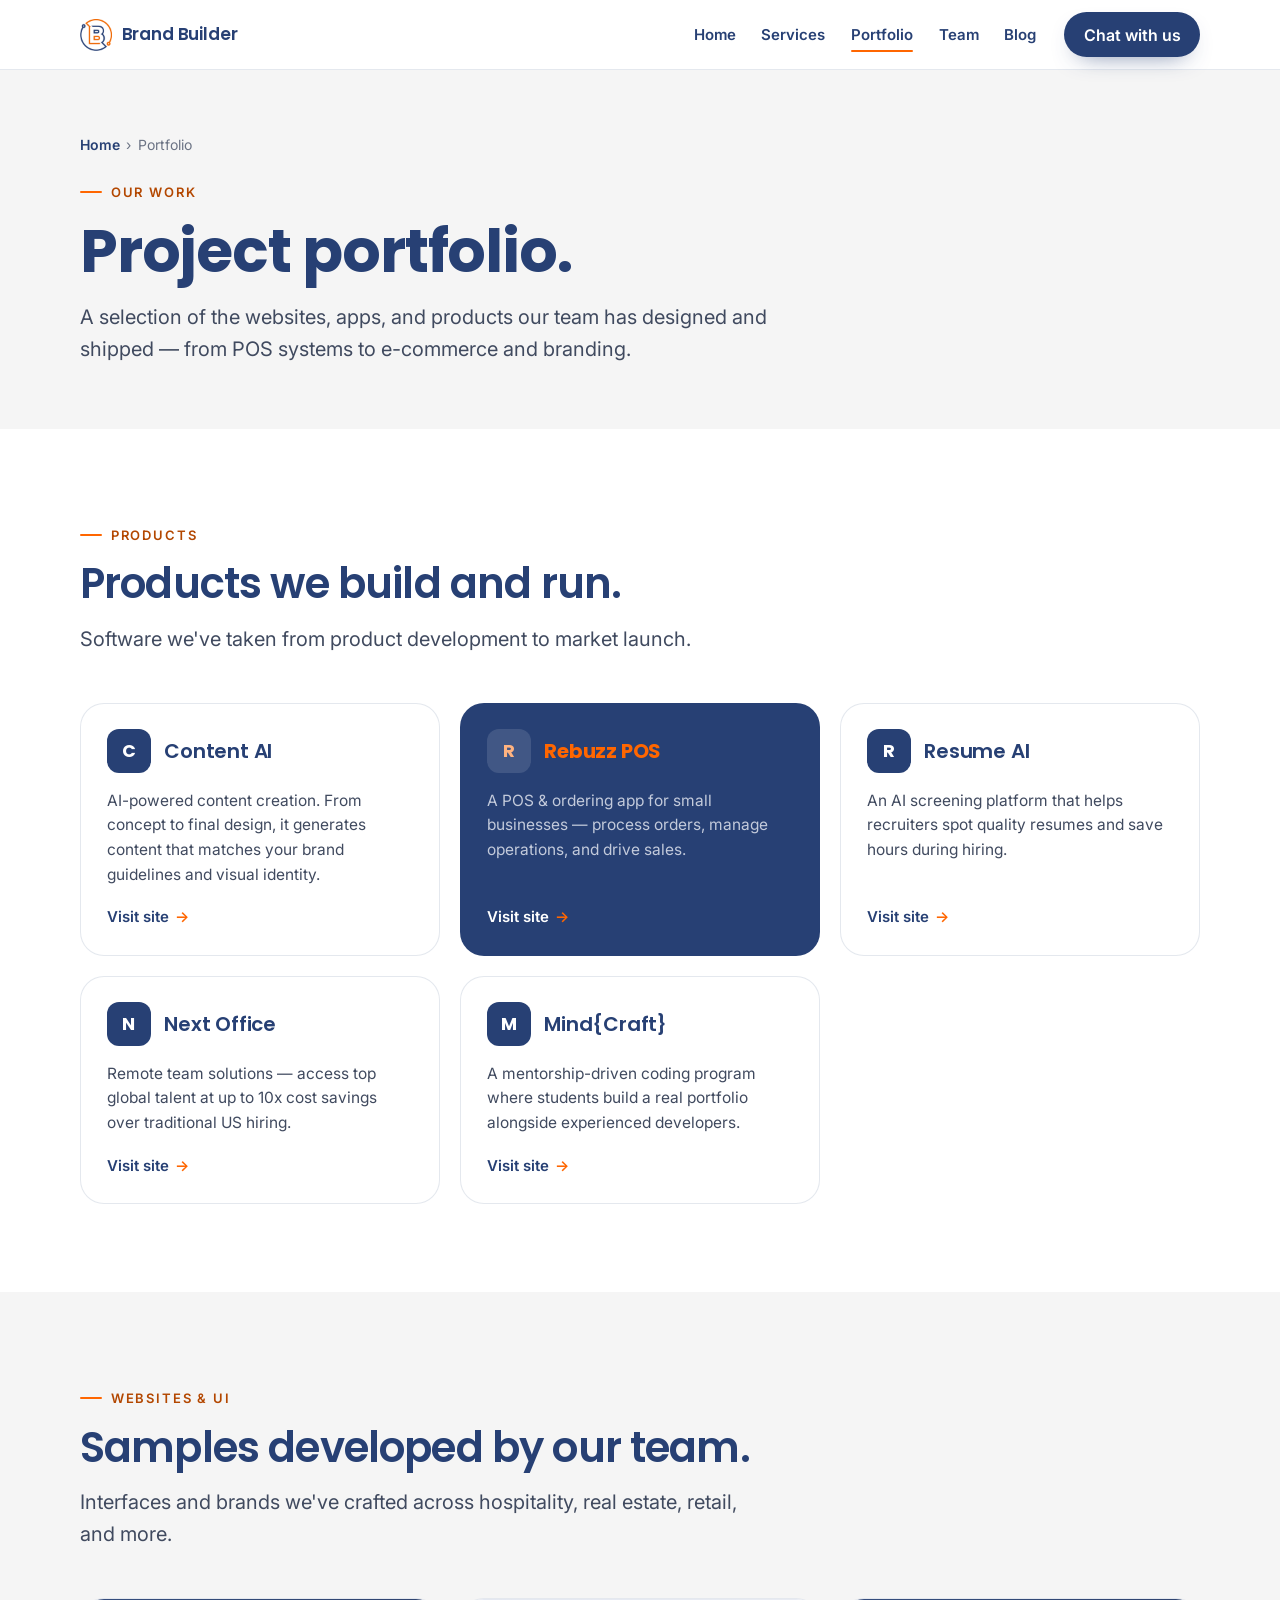
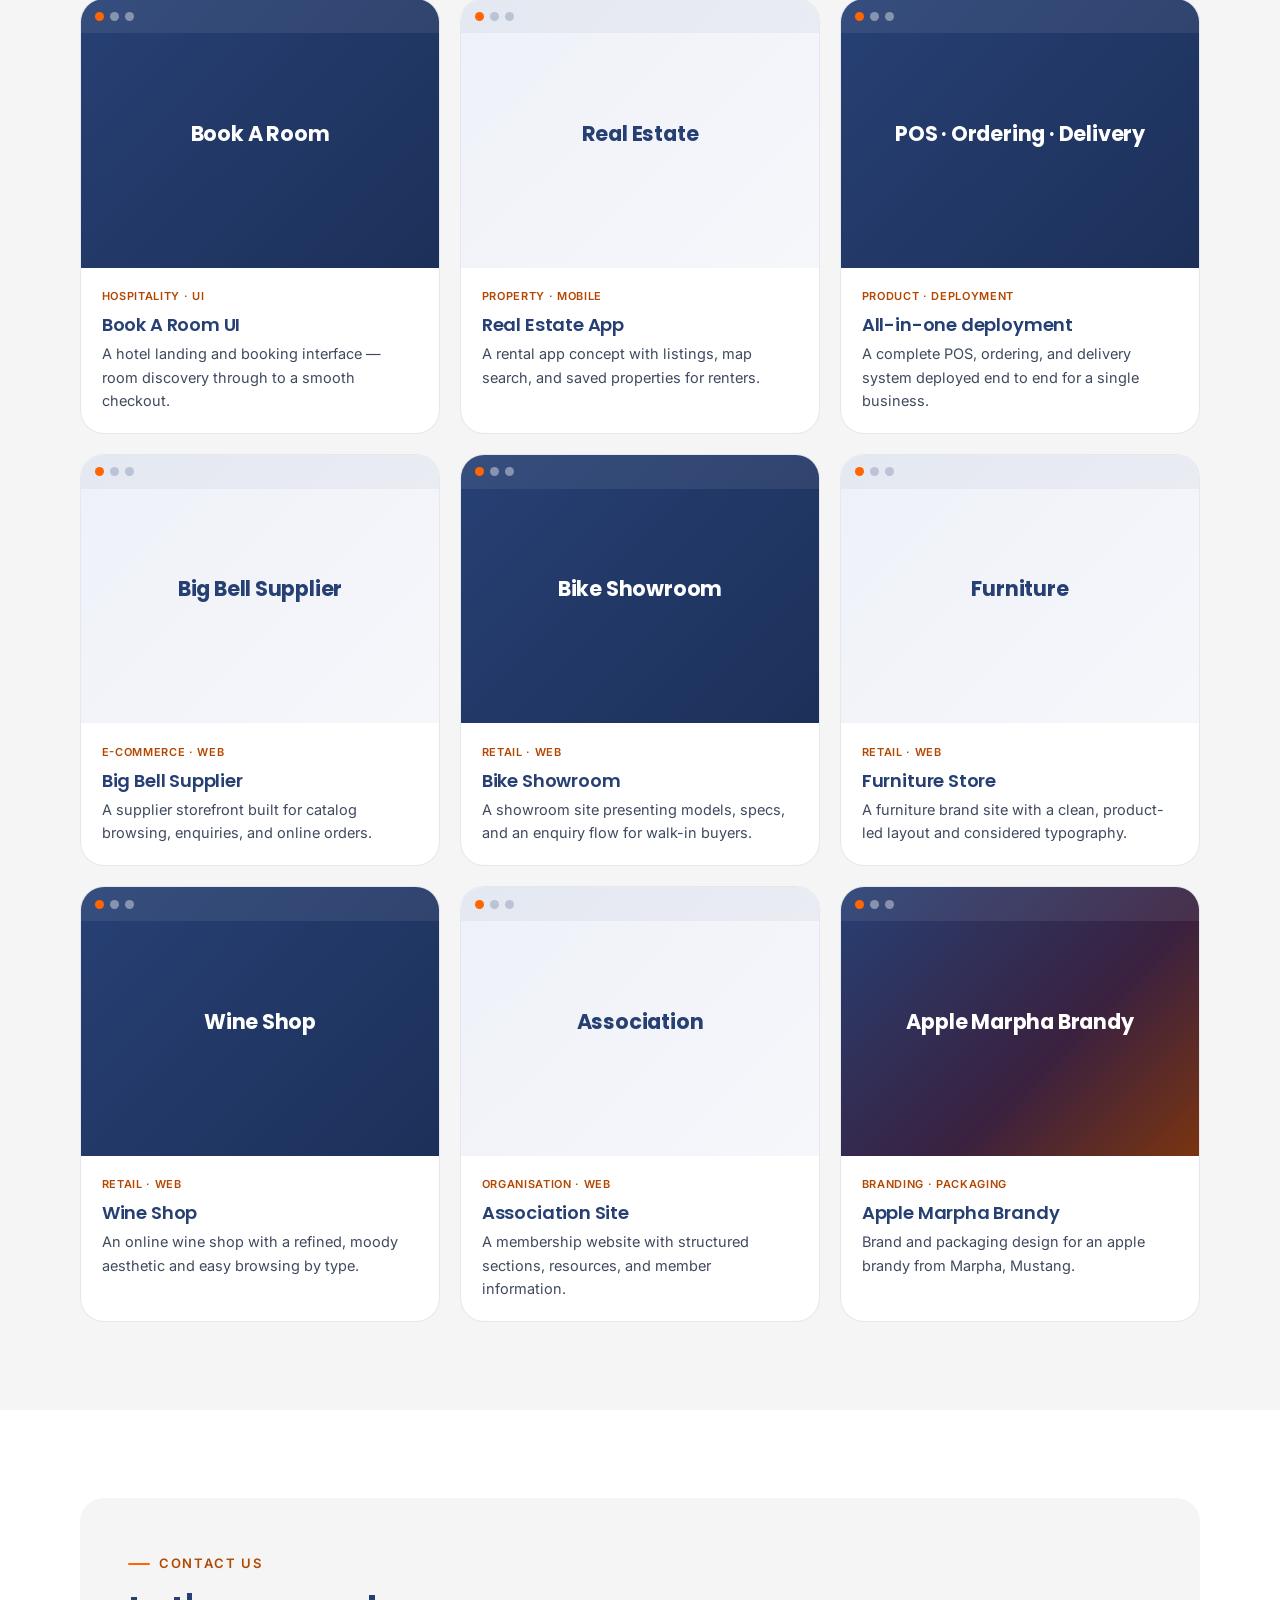
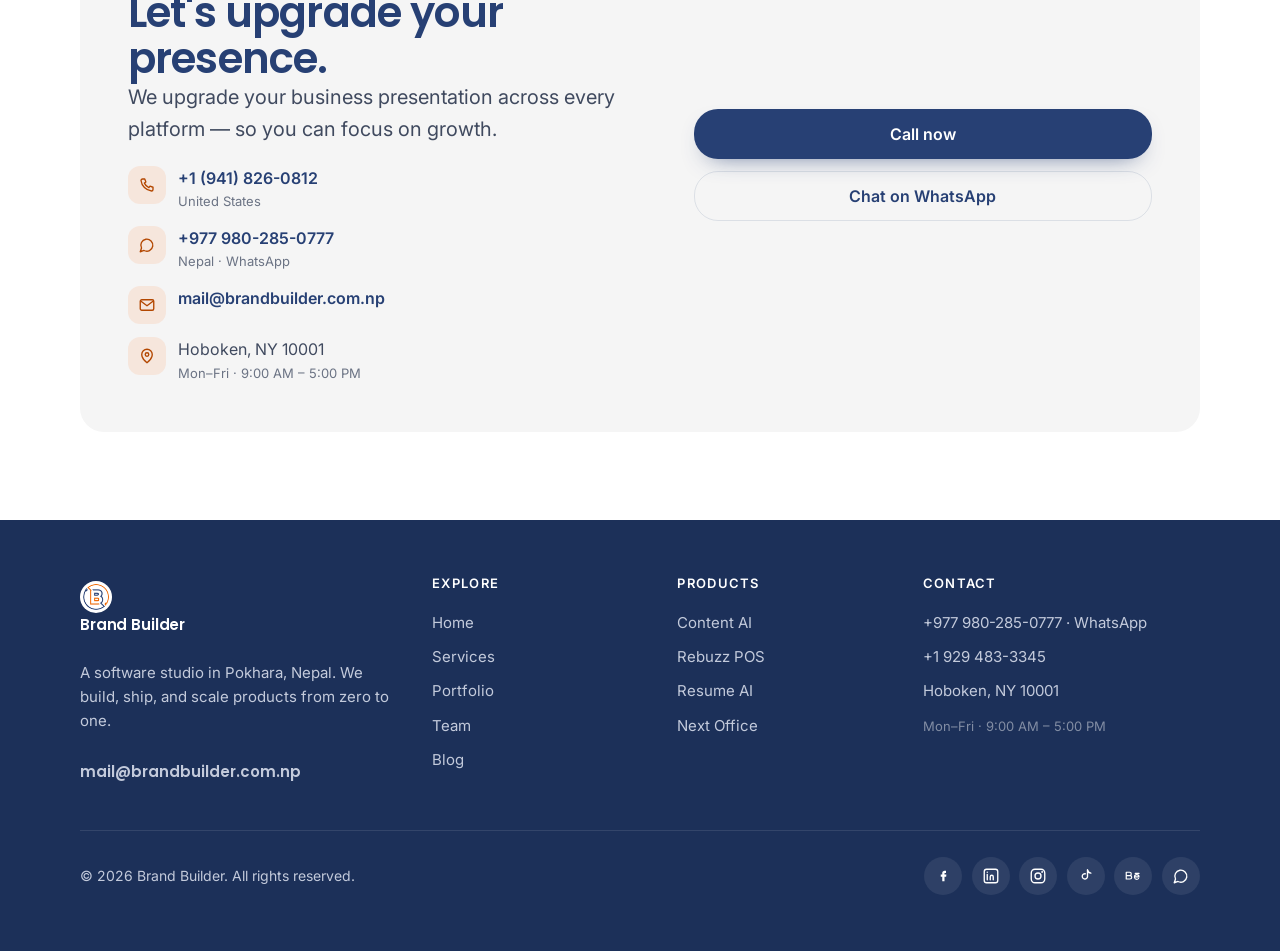
<file: portfolio.html>
<!DOCTYPE html>
<html lang="en">
<head>
<meta charset="UTF-8" />
<meta name="viewport" content="width=device-width, initial-scale=1.0, viewport-fit=cover" />
<title>Portfolio — Brand Builder</title>
<meta name="description" content="Samples of the websites, apps, and products Brand Builder has designed and shipped — POS systems, real-estate apps, e-commerce, and branding." />
<meta name="theme-color" content="#FF6600" />
<link rel="icon" type="image/png" href="images/favicon.png" />
<link rel="preconnect" href="https://fonts.googleapis.com" />
<link rel="preconnect" href="https://fonts.gstatic.com" crossorigin />
<link href="https://fonts.googleapis.com/css2?family=Poppins:wght@500;600;700&family=Inter:wght@400;500;600&display=swap" rel="stylesheet" />
<link rel="stylesheet" href="css/style.css" />
</head>
<body>
<a class="skip" href="#main">Skip to content</a>

<header class="nav" id="nav">
  <div class="container nav__inner">
    <a class="brand" href="index.html" aria-label="Brand Builder home">
      <img class="brand__logo" src="images/logo.png" alt="" aria-hidden="true" />
      Brand Builder
    </a>
    <nav class="nav__links" aria-label="Primary">
      <a href="index.html">Home</a>
      <a href="services.html">Services</a>
      <a href="portfolio.html" aria-current="page">Portfolio</a>
      <a href="team.html">Team</a>
      <a href="blog.html">Blog</a>
    </nav>
    <div class="nav__cta"><a class="btn btn--primary" href="https://wa.me/9779802850777" target="_blank" rel="noopener">Chat with us</a></div>
    <button class="nav__toggle" aria-label="Toggle menu" aria-expanded="false" aria-controls="navPanel">
      <svg width="22" height="22" viewBox="0 0 24 24" fill="none" aria-hidden="true"><path d="M4 7h16M4 12h16M4 17h16" stroke="currentColor" stroke-width="2" stroke-linecap="round"/></svg>
    </button>
  </div>
  <div class="nav__panel" id="navPanel">
    <a href="index.html">Home</a>
    <a href="services.html">Services</a>
    <a href="portfolio.html" aria-current="page">Portfolio</a>
    <a href="team.html">Team</a>
    <a href="blog.html">Blog</a>
    <a class="btn btn--primary" href="https://wa.me/9779802850777" target="_blank" rel="noopener">Chat with us</a>
  </div>
</header>

<main id="main">
<section class="page-header">
  <div class="container">
    <nav class="breadcrumb" aria-label="Breadcrumb"><a href="index.html">Home</a><span>›</span>Portfolio</nav>
    <p class="eyebrow">Our work</p>
    <h1>Project portfolio.</h1>
    <p class="lead">A selection of the websites, apps, and products our team has designed and shipped — from POS systems to e-commerce and branding.</p>
  </div>
</section>

<!-- Featured products -->
<section class="section">
  <div class="container">
    <div class="head-block reveal">
      <p class="eyebrow">Products</p>
      <h2>Products we build and run.</h2>
      <p class="lead">Software we've taken from product development to market launch.</p>
    </div>
    <div class="grid grid--3">
      <article class="card prod reveal">
        <div class="prod__top"><span class="prod__logo">C</span><h3>Content AI</h3></div>
        <p>AI-powered content creation. From concept to final design, it generates content that matches your brand guidelines and visual identity.</p>
        <a class="prod__link" href="https://rebuzzai.com/" target="_blank" rel="noopener">Visit site <span class="arr">→</span></a>
      </article>
      <article class="card card--dark prod reveal">
        <div class="prod__top"><span class="prod__logo">R</span><h3>Rebuzz POS</h3></div>
        <p>A POS &amp; ordering app for small businesses — process orders, manage operations, and drive sales.</p>
        <a class="prod__link" href="https://rebuzzpos.com/" target="_blank" rel="noopener">Visit site <span class="arr">→</span></a>
      </article>
      <article class="card prod reveal">
        <div class="prod__top"><span class="prod__logo">R</span><h3>Resume AI</h3></div>
        <p>An AI screening platform that helps recruiters spot quality resumes and save hours during hiring.</p>
        <a class="prod__link" href="https://cvai.dev/" target="_blank" rel="noopener">Visit site <span class="arr">→</span></a>
      </article>
      <article class="card prod reveal">
        <div class="prod__top"><span class="prod__logo">N</span><h3>Next Office</h3></div>
        <p>Remote team solutions — access top global talent at up to 10x cost savings over traditional US hiring.</p>
        <a class="prod__link" href="https://nextoffice.dev/" target="_blank" rel="noopener">Visit site <span class="arr">→</span></a>
      </article>
      <article class="card prod reveal">
        <div class="prod__top"><span class="prod__logo">M</span><h3>Mind&#123;Craft&#125;</h3></div>
        <p>A mentorship-driven coding program where students build a real portfolio alongside experienced developers.</p>
        <a class="prod__link" href="https://axon.com.np/" target="_blank" rel="noopener">Visit site <span class="arr">→</span></a>
      </article>
    </div>
  </div>
</section>

<!-- Website & UI samples -->
<section class="band--soft section">
  <div class="container">
    <div class="head-block reveal">
      <p class="eyebrow">Websites &amp; UI</p>
      <h2>Samples developed by our team.</h2>
      <p class="lead">Interfaces and brands we've crafted across hospitality, real estate, retail, and more.</p>
    </div>
    <div class="work-grid">
      <article class="project reveal">
        <div class="shot"><span class="shot__bar"><i></i><i></i><i></i></span><span class="shot__label">Book A Room</span></div>
        <div class="project__body"><div class="project__badge">Hospitality · UI</div><h3>Book A Room UI</h3><p>A hotel landing and booking interface — room discovery through to a smooth checkout.</p></div>
      </article>
      <article class="project reveal">
        <div class="shot shot--light"><span class="shot__bar"><i></i><i></i><i></i></span><span class="shot__label">Real Estate</span></div>
        <div class="project__body"><div class="project__badge">Property · Mobile</div><h3>Real Estate App</h3><p>A rental app concept with listings, map search, and saved properties for renters.</p></div>
      </article>
      <article class="project reveal">
        <div class="shot"><span class="shot__bar"><i></i><i></i><i></i></span><span class="shot__label">POS · Ordering · Delivery</span></div>
        <div class="project__body"><div class="project__badge">Product · Deployment</div><h3>All-in-one deployment</h3><p>A complete POS, ordering, and delivery system deployed end to end for a single business.</p></div>
      </article>
      <article class="project reveal">
        <div class="shot shot--light"><span class="shot__bar"><i></i><i></i><i></i></span><span class="shot__label">Big Bell Supplier</span></div>
        <div class="project__body"><div class="project__badge">E-commerce · Web</div><h3>Big Bell Supplier</h3><p>A supplier storefront built for catalog browsing, enquiries, and online orders.</p></div>
      </article>
      <article class="project reveal">
        <div class="shot"><span class="shot__bar"><i></i><i></i><i></i></span><span class="shot__label">Bike Showroom</span></div>
        <div class="project__body"><div class="project__badge">Retail · Web</div><h3>Bike Showroom</h3><p>A showroom site presenting models, specs, and an enquiry flow for walk-in buyers.</p></div>
      </article>
      <article class="project reveal">
        <div class="shot shot--light"><span class="shot__bar"><i></i><i></i><i></i></span><span class="shot__label">Furniture</span></div>
        <div class="project__body"><div class="project__badge">Retail · Web</div><h3>Furniture Store</h3><p>A furniture brand site with a clean, product-led layout and considered typography.</p></div>
      </article>
      <article class="project reveal">
        <div class="shot"><span class="shot__bar"><i></i><i></i><i></i></span><span class="shot__label">Wine Shop</span></div>
        <div class="project__body"><div class="project__badge">Retail · Web</div><h3>Wine Shop</h3><p>An online wine shop with a refined, moody aesthetic and easy browsing by type.</p></div>
      </article>
      <article class="project reveal">
        <div class="shot shot--light"><span class="shot__bar"><i></i><i></i><i></i></span><span class="shot__label">Association</span></div>
        <div class="project__body"><div class="project__badge">Organisation · Web</div><h3>Association Site</h3><p>A membership website with structured sections, resources, and member information.</p></div>
      </article>
      <article class="project reveal">
        <div class="shot shot--orange"><span class="shot__bar"><i></i><i></i><i></i></span><span class="shot__label">Apple Marpha Brandy</span></div>
        <div class="project__body"><div class="project__badge">Branding · Packaging</div><h3>Apple Marpha Brandy</h3><p>Brand and packaging design for an apple brandy from Marpha, Mustang.</p></div>
      </article>
    </div>
  </div>
</section>

<!-- Contact -->
<section class="section">
  <div class="container">
    <div class="contact reveal">
      <div class="contact__grid">
        <div>
          <p class="eyebrow">Contact us</p>
          <h2>Let's upgrade your presence.</h2>
          <p class="lead">We upgrade your business presentation across every platform — so you can focus on growth.</p>
          <ul class="contact__list">
            <li><span class="ic" aria-hidden="true"><svg width="18" height="18" viewBox="0 0 24 24" fill="none"><path d="M6 4h3l1.5 4-2 1.5a12 12 0 0 0 6 6l1.5-2 4 1.5v3a2 2 0 0 1-2 2A16 16 0 0 1 4 6a2 2 0 0 1 2-2z" stroke="currentColor" stroke-width="1.8" stroke-linejoin="round"/></svg></span><span><a href="tel:+19418260812">+1 (941) 826-0812</a><small>United States</small></span></li>
            <li><span class="ic" aria-hidden="true"><svg width="18" height="18" viewBox="0 0 24 24" fill="none"><path d="M3 21l1.7-5A8 8 0 1 1 8 19.3L3 21z" stroke="currentColor" stroke-width="1.8" stroke-linejoin="round"/></svg></span><span><a href="https://wa.me/9779802850777" target="_blank" rel="noopener">+977 980-285-0777</a><small>Nepal · WhatsApp</small></span></li>
            <li><span class="ic" aria-hidden="true"><svg width="18" height="18" viewBox="0 0 24 24" fill="none"><rect x="3" y="5" width="18" height="14" rx="2" stroke="currentColor" stroke-width="1.8"/><path d="M4 7l8 6 8-6" stroke="currentColor" stroke-width="1.8" stroke-linecap="round" stroke-linejoin="round"/></svg></span><span><a href="mailto:mail@brandbuilder.com.np">mail@brandbuilder.com.np</a></span></li>
            <li><span class="ic" aria-hidden="true"><svg width="18" height="18" viewBox="0 0 24 24" fill="none"><path d="M12 21s7-5.5 7-11a7 7 0 1 0-14 0c0 5.5 7 11 7 11z" stroke="currentColor" stroke-width="1.8" stroke-linejoin="round"/><circle cx="12" cy="10" r="2.4" stroke="currentColor" stroke-width="1.8"/></svg></span><span>Hoboken, NY 10001<small>Mon–Fri · 9:00 AM – 5:00 PM</small></span></li>
          </ul>
        </div>
        <div class="contact__cta">
          <a class="btn btn--primary" href="tel:+19418260812">Call now</a>
          <a class="btn btn--ghost" href="https://wa.me/9779802850777" target="_blank" rel="noopener">Chat on WhatsApp</a>
        </div>
      </div>
    </div>
  </div>
</section>
</main>

<footer class="footer">
  <div class="container">
    <div class="footer__top">
      <div class="footer__brand footer__col">
        <a class="brand" href="index.html"><img class="brand__logo brand__logo--footer" src="images/logo.png" alt="" aria-hidden="true" /> Brand Builder</a>
        <p>A software studio in Pokhara, Nepal. We build, ship, and scale products from zero to one.</p>
        <a class="footer__mail" href="mailto:mail@brandbuilder.com.np">mail@brandbuilder.com.np</a>
      </div>
      <div class="footer__col">
        <h4>Explore</h4>
        <a href="index.html">Home</a><a href="services.html">Services</a><a href="portfolio.html">Portfolio</a><a href="team.html">Team</a><a href="blog.html">Blog</a>
      </div>
      <div class="footer__col">
        <h4>Products</h4>
        <a href="https://rebuzzai.com/" target="_blank" rel="noopener">Content AI</a>
        <a href="https://rebuzzpos.com/" target="_blank" rel="noopener">Rebuzz POS</a>
        <a href="https://cvai.dev/" target="_blank" rel="noopener">Resume AI</a>
        <a href="https://nextoffice.dev/" target="_blank" rel="noopener">Next Office</a>
      </div>
      <div class="footer__col">
        <h4>Contact</h4>
        <a href="https://wa.me/9779802850777" target="_blank" rel="noopener">+977 980-285-0777 · WhatsApp</a>
        <a href="tel:+19294833345">+1 929 483-3345</a>
        <p>Hoboken, NY 10001</p>
        <p><small>Mon–Fri · 9:00 AM – 5:00 PM</small></p>
      </div>
    </div>
    <div class="footer__bottom">
      <span>© <span data-year></span> Brand Builder. All rights reserved.</span>
      <div class="footer__social">
        <a href="https://www.facebook.com/brandbuildernepal" target="_blank" rel="noopener" aria-label="Facebook"><svg width="18" height="18" viewBox="0 0 24 24" fill="none"><path d="M14 8h2V5h-2c-1.7 0-3 1.3-3 3v2H9v3h2v6h3v-6h2.2l.3-3H14v-1.5c0-.3.2-.5.5-.5z" fill="currentColor"/></svg></a>
        <a href="https://www.linkedin.com/company/brand-builder-nepal/" target="_blank" rel="noopener" aria-label="LinkedIn"><svg width="18" height="18" viewBox="0 0 24 24" fill="none"><rect x="3" y="3" width="18" height="18" rx="3" stroke="currentColor" stroke-width="1.8"/><path d="M7 10v7M7 7v.01M11 17v-4a2 2 0 0 1 4 0v4" stroke="currentColor" stroke-width="1.8" stroke-linecap="round" stroke-linejoin="round"/></svg></a>
        <a href="https://www.instagram.com/brandbuilder.nepal/" target="_blank" rel="noopener" aria-label="Instagram"><svg width="18" height="18" viewBox="0 0 24 24" fill="none"><rect x="3" y="3" width="18" height="18" rx="5" stroke="currentColor" stroke-width="1.8"/><circle cx="12" cy="12" r="4" stroke="currentColor" stroke-width="1.8"/><circle cx="17.5" cy="6.5" r="1.3" fill="currentColor"/></svg></a>
        <a href="https://www.tiktok.com/@bb.vibes0" target="_blank" rel="noopener" aria-label="TikTok"><svg width="18" height="18" viewBox="0 0 24 24" fill="none"><path d="M14 4v8.5a3.5 3.5 0 1 1-3-3.46" stroke="currentColor" stroke-width="1.8" stroke-linecap="round" stroke-linejoin="round"/><path d="M14 4c.5 2.5 2 4 4.5 4.2" stroke="currentColor" stroke-width="1.8" stroke-linecap="round" stroke-linejoin="round"/></svg></a>
        <a href="https://www.behance.net/brandbuilder2021" target="_blank" rel="noopener" aria-label="Behance"><svg width="18" height="18" viewBox="0 0 24 24" fill="none"><path d="M3 7h4.5a2.2 2.2 0 0 1 0 4.4H3zM3 11.4h5a2.3 2.3 0 0 1 0 4.6H3zM15 8.5h5M14 14c.3 1.6 1.5 2.4 3 2.4 1.1 0 1.9-.4 2.4-1.1M14 13.2a3 3 0 1 1 6 0z" stroke="currentColor" stroke-width="1.6" stroke-linecap="round" stroke-linejoin="round"/></svg></a>
        <a href="https://wa.me/9779802850777" target="_blank" rel="noopener" aria-label="WhatsApp"><svg width="18" height="18" viewBox="0 0 24 24" fill="none"><path d="M3 21l1.7-5A8 8 0 1 1 8 19.3L3 21z" stroke="currentColor" stroke-width="1.8" stroke-linejoin="round"/></svg></a>
      </div>
    </div>
  </div>
</footer>

<script src="js/utils.js" defer></script>
<script src="js/main.js" defer></script>
</body>
</html>
</file>
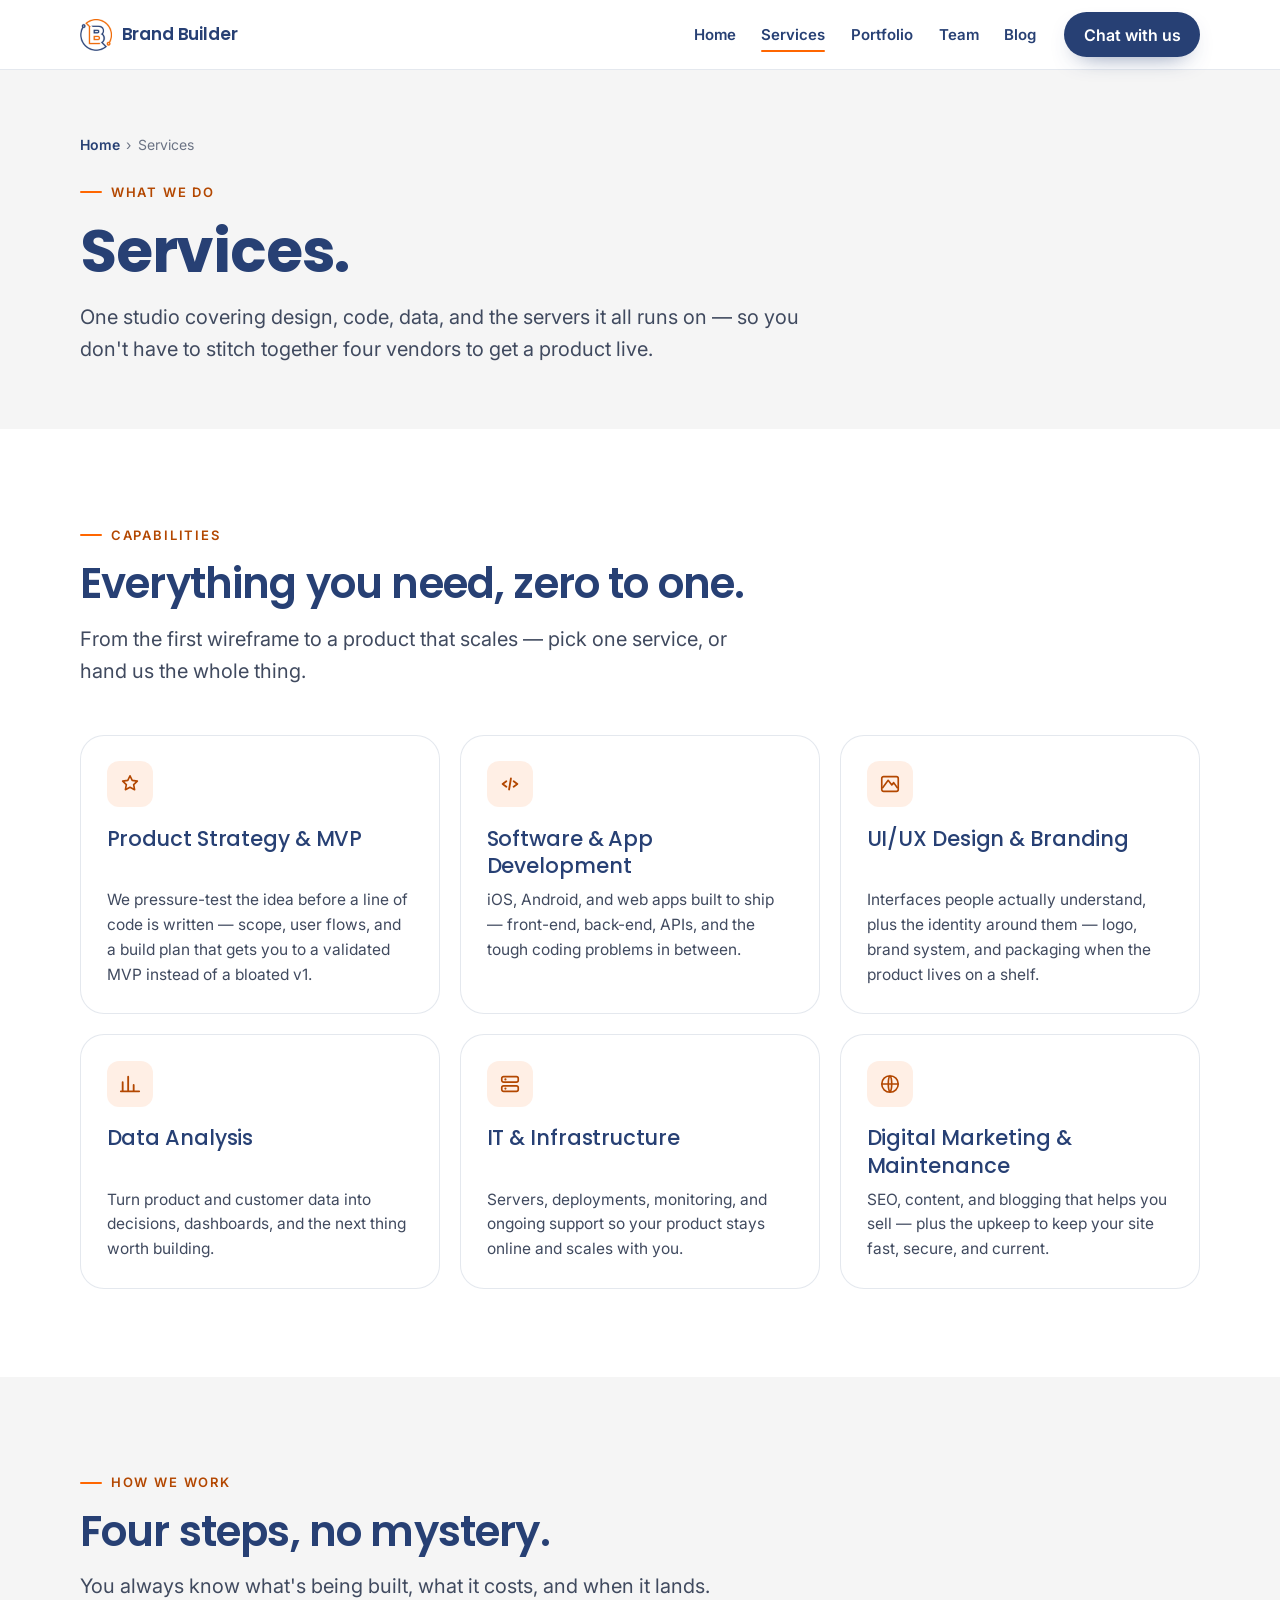
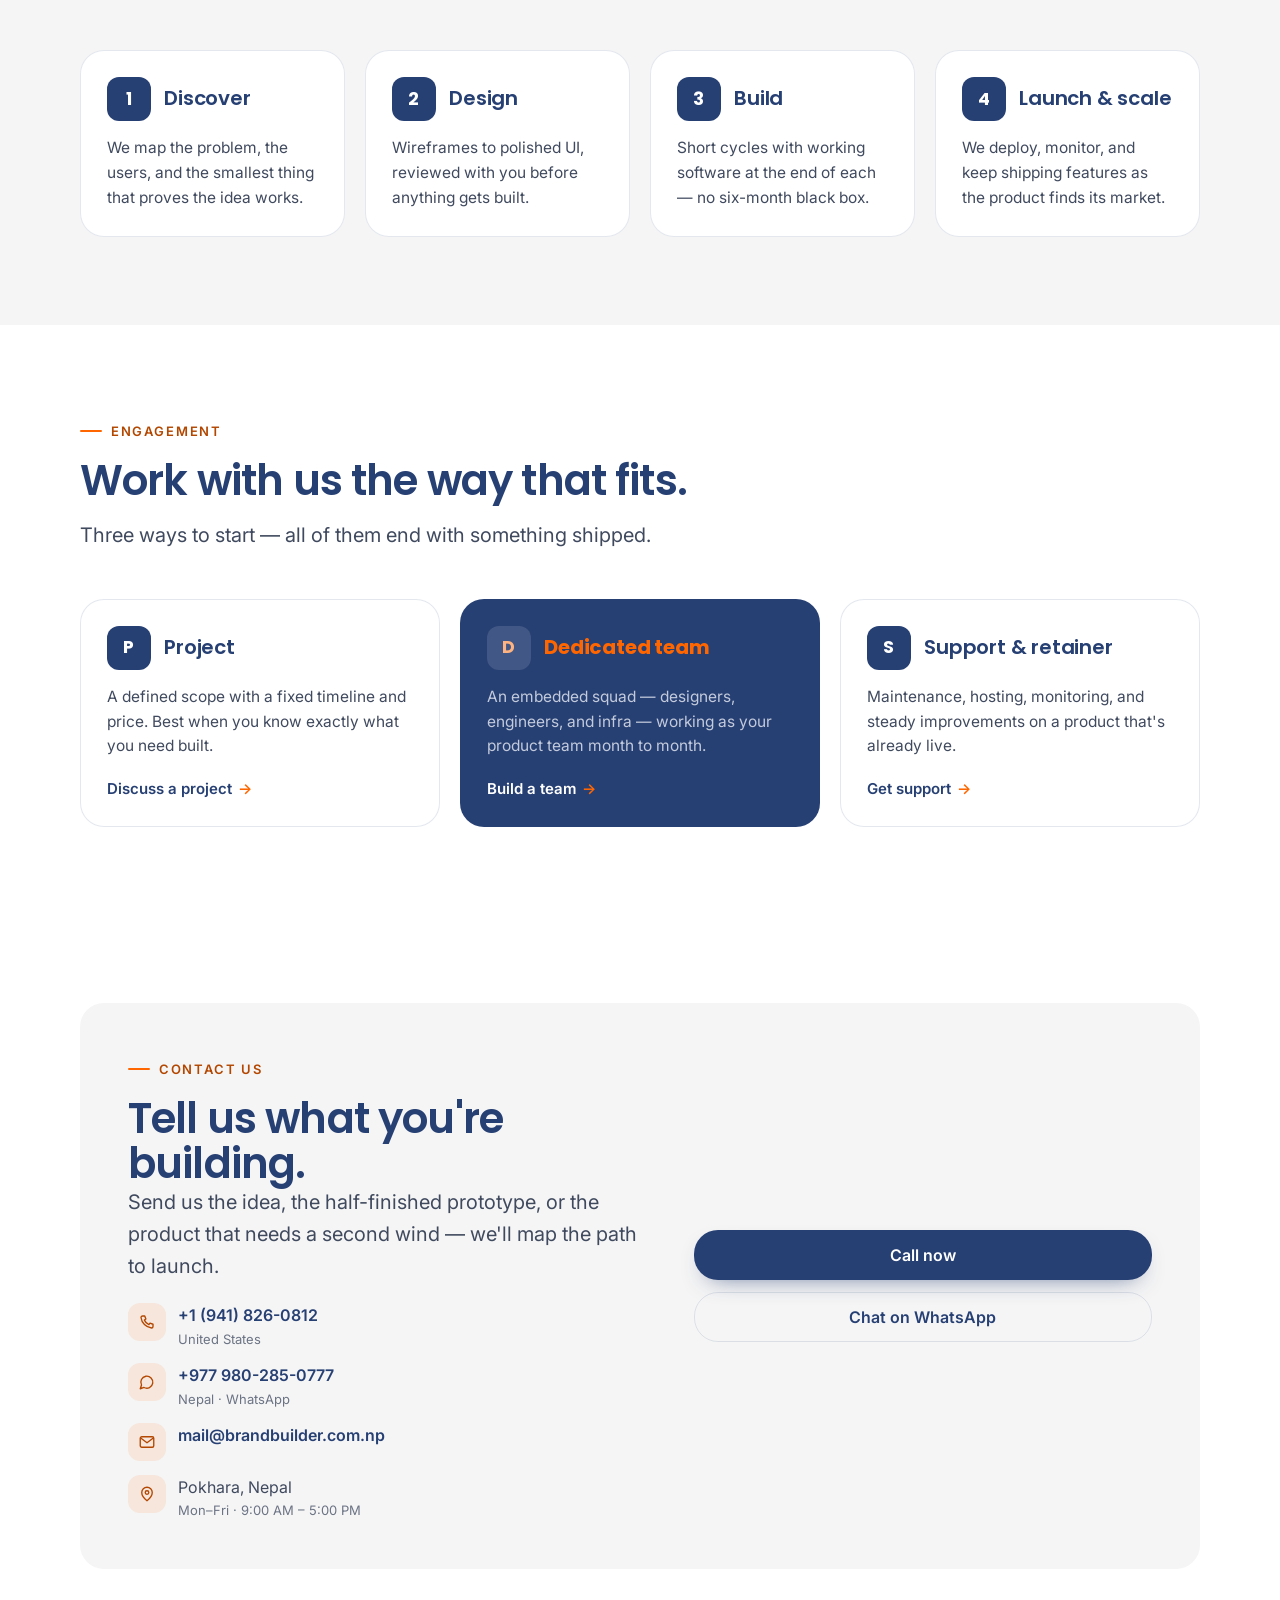
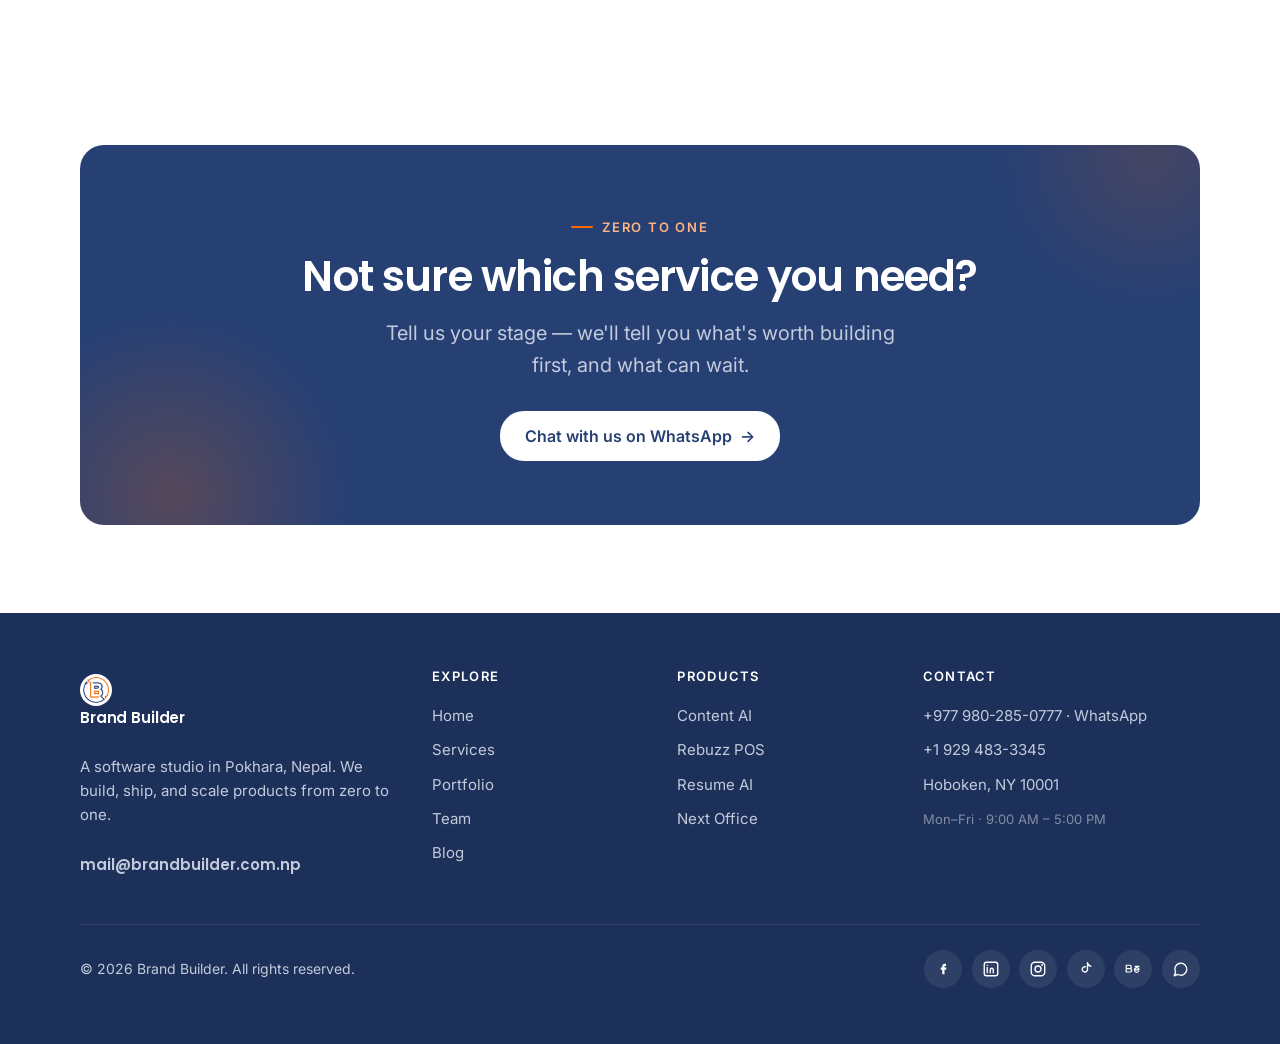
<file: service.html>
<!DOCTYPE html>
<html lang="en">
<head>
<meta charset="UTF-8" />
<meta name="viewport" content="width=device-width, initial-scale=1.0, viewport-fit=cover" />
<title>Services — Brand Builder</title>
<meta name="description" content="What Brand Builder does — product strategy, software and app development, UI/UX and branding, data analysis, IT infrastructure, and digital marketing. One studio, zero to one." />
<meta name="theme-color" content="#FF6600" />
<meta property="og:title" content="Services — Brand Builder" />
<meta property="og:description" content="Design, engineering, data, and infrastructure — everything you need to take a product from zero to one." />
<meta property="og:type" content="website" />
<link rel="icon" type="image/png" href="images/favicon.png" />
<link rel="preconnect" href="https://fonts.googleapis.com" />
<link rel="preconnect" href="https://fonts.gstatic.com" crossorigin />
<link href="https://fonts.googleapis.com/css2?family=Poppins:wght@500;600;700&family=Inter:wght@400;500;600&display=swap" rel="stylesheet" />
<link rel="stylesheet" href="css/style.css" />
</head>
<body>
<a class="skip" href="#main">Skip to content</a>

<header class="nav" id="nav">
  <div class="container nav__inner">
    <a class="brand" href="index.html" aria-label="Brand Builder home">
      <img class="brand__logo" src="images/logo.png" alt="" aria-hidden="true" />
      Brand Builder
    </a>
    <nav class="nav__links" aria-label="Primary">
      <a href="index.html">Home</a>
      <a href="services.html" aria-current="page">Services</a>
      <a href="portfolio.html">Portfolio</a>
      <a href="team.html">Team</a>
      <a href="blog.html">Blog</a>
    </nav>
    <div class="nav__cta"><a class="btn btn--primary" href="https://wa.me/9779802850777" target="_blank" rel="noopener">Chat with us</a></div>
    <button class="nav__toggle" aria-label="Toggle menu" aria-expanded="false" aria-controls="navPanel">
      <svg width="22" height="22" viewBox="0 0 24 24" fill="none" aria-hidden="true"><path d="M4 7h16M4 12h16M4 17h16" stroke="currentColor" stroke-width="2" stroke-linecap="round"/></svg>
    </button>
  </div>
  <div class="nav__panel" id="navPanel">
    <a href="index.html">Home</a>
    <a href="services.html" aria-current="page">Services</a>
    <a href="portfolio.html">Portfolio</a>
    <a href="team.html">Team</a>
    <a href="blog.html">Blog</a>
    <a class="btn btn--primary" href="https://wa.me/9779802850777" target="_blank" rel="noopener">Chat with us</a>
  </div>
</header>

<main id="main">
<section class="page-header">
  <div class="container">
    <nav class="breadcrumb" aria-label="Breadcrumb"><a href="index.html">Home</a><span>›</span>Services</nav>
    <p class="eyebrow">What we do</p>
    <h1>Services.</h1>
    <p class="lead">One studio covering design, code, data, and the servers it all runs on — so you don't have to stitch together four vendors to get a product live.</p>
  </div>
</section>

<!-- Core services -->
<section class="section" id="services">
  <div class="container">
    <div class="head-block reveal">
      <p class="eyebrow">Capabilities</p>
      <h2>Everything you need, zero to one.</h2>
      <p class="lead">From the first wireframe to a product that scales — pick one service, or hand us the whole thing.</p>
    </div>
    <div class="grid grid--3">

      <article class="card reveal">
        <div class="card__icon" aria-hidden="true"><svg width="22" height="22" viewBox="0 0 24 24" fill="none"><path d="M12 3l2.4 5 5.6.8-4 3.9 1 5.5-5-2.6-5 2.6 1-5.5-4-3.9 5.6-.8L12 3z" stroke="currentColor" stroke-width="1.8" stroke-linejoin="round"/></svg></div>
        <h3>Product Strategy &amp; MVP</h3>
        <p>We pressure-test the idea before a line of code is written — scope, user flows, and a build plan that gets you to a validated MVP instead of a bloated v1.</p>
      </article>

      <article class="card reveal">
        <div class="card__icon" aria-hidden="true"><svg width="22" height="22" viewBox="0 0 24 24" fill="none"><path d="M8 9l-4 3 4 3M16 9l4 3-4 3M13 6l-2 12" stroke="currentColor" stroke-width="2" stroke-linecap="round" stroke-linejoin="round"/></svg></div>
        <h3>Software &amp; App Development</h3>
        <p>iOS, Android, and web apps built to ship — front-end, back-end, APIs, and the tough coding problems in between.</p>
      </article>

      <article class="card reveal">
        <div class="card__icon" aria-hidden="true"><svg width="22" height="22" viewBox="0 0 24 24" fill="none"><path d="M4 16l6-8 4 5 2-2.5L20 16" stroke="currentColor" stroke-width="1.8" stroke-linecap="round" stroke-linejoin="round"/><rect x="3" y="4" width="18" height="16" rx="2" stroke="currentColor" stroke-width="1.8"/></svg></div>
        <h3>UI/UX Design &amp; Branding</h3>
        <p>Interfaces people actually understand, plus the identity around them — logo, brand system, and packaging when the product lives on a shelf.</p>
      </article>

      <article class="card reveal">
        <div class="card__icon" aria-hidden="true"><svg width="22" height="22" viewBox="0 0 24 24" fill="none"><path d="M4 20V10M10 20V4M16 20v-7M22 20H2" stroke="currentColor" stroke-width="2" stroke-linecap="round" stroke-linejoin="round"/></svg></div>
        <h3>Data Analysis</h3>
        <p>Turn product and customer data into decisions, dashboards, and the next thing worth building.</p>
      </article>

      <article class="card reveal">
        <div class="card__icon" aria-hidden="true"><svg width="22" height="22" viewBox="0 0 24 24" fill="none"><rect x="3" y="4" width="18" height="6" rx="2" stroke="currentColor" stroke-width="1.8"/><rect x="3" y="14" width="18" height="6" rx="2" stroke="currentColor" stroke-width="1.8"/><path d="M7 7h.01M7 17h.01" stroke="currentColor" stroke-width="2.4" stroke-linecap="round"/></svg></div>
        <h3>IT &amp; Infrastructure</h3>
        <p>Servers, deployments, monitoring, and ongoing support so your product stays online and scales with you.</p>
      </article>

      <article class="card reveal">
        <div class="card__icon" aria-hidden="true"><svg width="22" height="22" viewBox="0 0 24 24" fill="none"><path d="M3 12a9 9 0 1 0 18 0 9 9 0 0 0-18 0zM3 12h18M12 3c2.5 2.5 2.5 15 0 18M12 3c-2.5 2.5-2.5 15 0 18" stroke="currentColor" stroke-width="1.8" stroke-linecap="round" stroke-linejoin="round"/></svg></div>
        <h3>Digital Marketing &amp; Maintenance</h3>
        <p>SEO, content, and blogging that helps you sell — plus the upkeep to keep your site fast, secure, and current.</p>
      </article>

    </div>
  </div>
</section>

<!-- Process -->
<section class="band--soft section">
  <div class="container">
    <div class="head-block reveal">
      <p class="eyebrow">How we work</p>
      <h2>Four steps, no mystery.</h2>
      <p class="lead">You always know what's being built, what it costs, and when it lands.</p>
    </div>
    <div class="grid grid--4">
      <article class="card prod reveal">
        <div class="prod__top"><span class="prod__logo">1</span><h3>Discover</h3></div>
        <p>We map the problem, the users, and the smallest thing that proves the idea works.</p>
      </article>
      <article class="card prod reveal">
        <div class="prod__top"><span class="prod__logo">2</span><h3>Design</h3></div>
        <p>Wireframes to polished UI, reviewed with you before anything gets built.</p>
      </article>
      <article class="card prod reveal">
        <div class="prod__top"><span class="prod__logo">3</span><h3>Build</h3></div>
        <p>Short cycles with working software at the end of each — no six-month black box.</p>
      </article>
      <article class="card prod reveal">
        <div class="prod__top"><span class="prod__logo">4</span><h3>Launch &amp; scale</h3></div>
        <p>We deploy, monitor, and keep shipping features as the product finds its market.</p>
      </article>
    </div>
  </div>
</section>

<!-- Engagement models -->
<section class="section">
  <div class="container">
    <div class="head-block reveal">
      <p class="eyebrow">Engagement</p>
      <h2>Work with us the way that fits.</h2>
      <p class="lead">Three ways to start — all of them end with something shipped.</p>
    </div>
    <div class="grid grid--3">
      <article class="card prod reveal">
        <div class="prod__top"><span class="prod__logo">P</span><h3>Project</h3></div>
        <p>A defined scope with a fixed timeline and price. Best when you know exactly what you need built.</p>
        <a class="prod__link" href="https://wa.me/9779802850777" target="_blank" rel="noopener">Discuss a project <span class="arr">→</span></a>
      </article>
      <article class="card card--dark prod reveal">
        <div class="prod__top"><span class="prod__logo">D</span><h3>Dedicated team</h3></div>
        <p>An embedded squad — designers, engineers, and infra — working as your product team month to month.</p>
        <a class="prod__link" href="https://wa.me/9779802850777" target="_blank" rel="noopener">Build a team <span class="arr">→</span></a>
      </article>
      <article class="card prod reveal">
        <div class="prod__top"><span class="prod__logo">S</span><h3>Support &amp; retainer</h3></div>
        <p>Maintenance, hosting, monitoring, and steady improvements on a product that's already live.</p>
        <a class="prod__link" href="https://wa.me/9779802850777" target="_blank" rel="noopener">Get support <span class="arr">→</span></a>
      </article>
    </div>
  </div>
</section>

<!-- Contact -->
<section class="section" id="contact">
  <div class="container">
    <div class="contact reveal">
      <div class="contact__grid">
        <div>
          <p class="eyebrow">Contact us</p>
          <h2>Tell us what you're building.</h2>
          <p class="lead">Send us the idea, the half-finished prototype, or the product that needs a second wind — we'll map the path to launch.</p>
          <ul class="contact__list">
            <li><span class="ic" aria-hidden="true"><svg width="18" height="18" viewBox="0 0 24 24" fill="none"><path d="M6 4h3l1.5 4-2 1.5a12 12 0 0 0 6 6l1.5-2 4 1.5v3a2 2 0 0 1-2 2A16 16 0 0 1 4 6a2 2 0 0 1 2-2z" stroke="currentColor" stroke-width="1.8" stroke-linejoin="round"/></svg></span><span><a href="tel:+19418260812">+1 (941) 826-0812</a><small>United States</small></span></li>
            <li><span class="ic" aria-hidden="true"><svg width="18" height="18" viewBox="0 0 24 24" fill="none"><path d="M3 21l1.7-5A8 8 0 1 1 8 19.3L3 21z" stroke="currentColor" stroke-width="1.8" stroke-linejoin="round"/></svg></span><span><a href="https://wa.me/9779802850777" target="_blank" rel="noopener">+977 980-285-0777</a><small>Nepal · WhatsApp</small></span></li>
            <li><span class="ic" aria-hidden="true"><svg width="18" height="18" viewBox="0 0 24 24" fill="none"><rect x="3" y="5" width="18" height="14" rx="2" stroke="currentColor" stroke-width="1.8"/><path d="M4 7l8 6 8-6" stroke="currentColor" stroke-width="1.8" stroke-linecap="round" stroke-linejoin="round"/></svg></span><span><a href="mailto:mail@brandbuilder.com.np">mail@brandbuilder.com.np</a></span></li>
            <li><span class="ic" aria-hidden="true"><svg width="18" height="18" viewBox="0 0 24 24" fill="none"><path d="M12 21s7-5.5 7-11a7 7 0 1 0-14 0c0 5.5 7 11 7 11z" stroke="currentColor" stroke-width="1.8" stroke-linejoin="round"/><circle cx="12" cy="10" r="2.4" stroke="currentColor" stroke-width="1.8"/></svg></span><span>Pokhara, Nepal<small>Mon–Fri · 9:00 AM – 5:00 PM</small></span></li>
          </ul>
        </div>
        <div class="contact__cta">
          <a class="btn btn--primary" href="tel:+19418260812">Call now</a>
          <a class="btn btn--ghost" href="https://wa.me/9779802850777" target="_blank" rel="noopener">Chat on WhatsApp</a>
        </div>
      </div>
    </div>
  </div>
</section>

<!-- Final CTA -->
<section class="section">
  <div class="container">
    <div class="cta-card reveal">
      <p class="eyebrow on-dark" style="justify-content:center;">Zero to one</p>
      <h2>Not sure which service you need?</h2>
      <p class="lead">Tell us your stage — we'll tell you what's worth building first, and what can wait.</p>
      <a class="btn btn--light" href="https://wa.me/9779802850777" target="_blank" rel="noopener">Chat with us on WhatsApp <span class="arr">→</span></a>
    </div>
  </div>
</section>
</main>

<footer class="footer">
  <div class="container">
    <div class="footer__top">
      <div class="footer__brand footer__col">
        <a class="brand" href="index.html"><img class="brand__logo brand__logo--footer" src="images/logo.png" alt="" aria-hidden="true" /> Brand Builder</a>
        <p>A software studio in Pokhara, Nepal. We build, ship, and scale products from zero to one.</p>
        <a class="footer__mail" href="mailto:mail@brandbuilder.com.np">mail@brandbuilder.com.np</a>
      </div>
      <div class="footer__col">
        <h4>Explore</h4>
        <a href="index.html">Home</a><a href="services.html">Services</a><a href="portfolio.html">Portfolio</a><a href="team.html">Team</a><a href="blog.html">Blog</a>
      </div>
      <div class="footer__col">
        <h4>Products</h4>
        <a href="https://rebuzzai.com/" target="_blank" rel="noopener">Content AI</a>
        <a href="https://rebuzzpos.com/" target="_blank" rel="noopener">Rebuzz POS</a>
        <a href="https://cvai.dev/" target="_blank" rel="noopener">Resume AI</a>
        <a href="https://nextoffice.dev/" target="_blank" rel="noopener">Next Office</a>
      </div>
      <div class="footer__col">
        <h4>Contact</h4>
        <a href="https://wa.me/9779802850777" target="_blank" rel="noopener">+977 980-285-0777 · WhatsApp</a>
        <a href="tel:+19294833345">+1 929 483-3345</a>
        <p>Hoboken, NY 10001</p>
        <p><small>Mon–Fri · 9:00 AM – 5:00 PM</small></p>
      </div>
    </div>
    <div class="footer__bottom">
      <span>© <span data-year></span> Brand Builder. All rights reserved.</span>
      <div class="footer__social">
        <a href="https://www.facebook.com/brandbuildernepal" target="_blank" rel="noopener" aria-label="Facebook"><svg width="18" height="18" viewBox="0 0 24 24" fill="none"><path d="M14 8h2V5h-2c-1.7 0-3 1.3-3 3v2H9v3h2v6h3v-6h2.2l.3-3H14v-1.5c0-.3.2-.5.5-.5z" fill="currentColor"/></svg></a>
        <a href="https://www.linkedin.com/company/brand-builder-nepal/" target="_blank" rel="noopener" aria-label="LinkedIn"><svg width="18" height="18" viewBox="0 0 24 24" fill="none"><rect x="3" y="3" width="18" height="18" rx="3" stroke="currentColor" stroke-width="1.8"/><path d="M7 10v7M7 7v.01M11 17v-4a2 2 0 0 1 4 0v4" stroke="currentColor" stroke-width="1.8" stroke-linecap="round" stroke-linejoin="round"/></svg></a>
        <a href="https://www.instagram.com/brandbuilder.nepal/" target="_blank" rel="noopener" aria-label="Instagram"><svg width="18" height="18" viewBox="0 0 24 24" fill="none"><rect x="3" y="3" width="18" height="18" rx="5" stroke="currentColor" stroke-width="1.8"/><circle cx="12" cy="12" r="4" stroke="currentColor" stroke-width="1.8"/><circle cx="17.5" cy="6.5" r="1.3" fill="currentColor"/></svg></a>
        <a href="https://www.tiktok.com/@bb.vibes0" target="_blank" rel="noopener" aria-label="TikTok"><svg width="18" height="18" viewBox="0 0 24 24" fill="none"><path d="M14 4v8.5a3.5 3.5 0 1 1-3-3.46" stroke="currentColor" stroke-width="1.8" stroke-linecap="round" stroke-linejoin="round"/><path d="M14 4c.5 2.5 2 4 4.5 4.2" stroke="currentColor" stroke-width="1.8" stroke-linecap="round" stroke-linejoin="round"/></svg></a>
        <a href="https://www.behance.net/brandbuilder2021" target="_blank" rel="noopener" aria-label="Behance"><svg width="18" height="18" viewBox="0 0 24 24" fill="none"><path d="M3 7h4.5a2.2 2.2 0 0 1 0 4.4H3zM3 11.4h5a2.3 2.3 0 0 1 0 4.6H3zM15 8.5h5M14 14c.3 1.6 1.5 2.4 3 2.4 1.1 0 1.9-.4 2.4-1.1M14 13.2a3 3 0 1 1 6 0z" stroke="currentColor" stroke-width="1.6" stroke-linecap="round" stroke-linejoin="round"/></svg></a>
        <a href="https://wa.me/9779802850777" target="_blank" rel="noopener" aria-label="WhatsApp"><svg width="18" height="18" viewBox="0 0 24 24" fill="none"><path d="M3 21l1.7-5A8 8 0 1 1 8 19.3L3 21z" stroke="currentColor" stroke-width="1.8" stroke-linejoin="round"/></svg></a>
      </div>
    </div>
  </div>
</footer>

<script src="js/utils.js" defer></script>
<script src="js/main.js" defer></script>
</body>
</html>
</file>
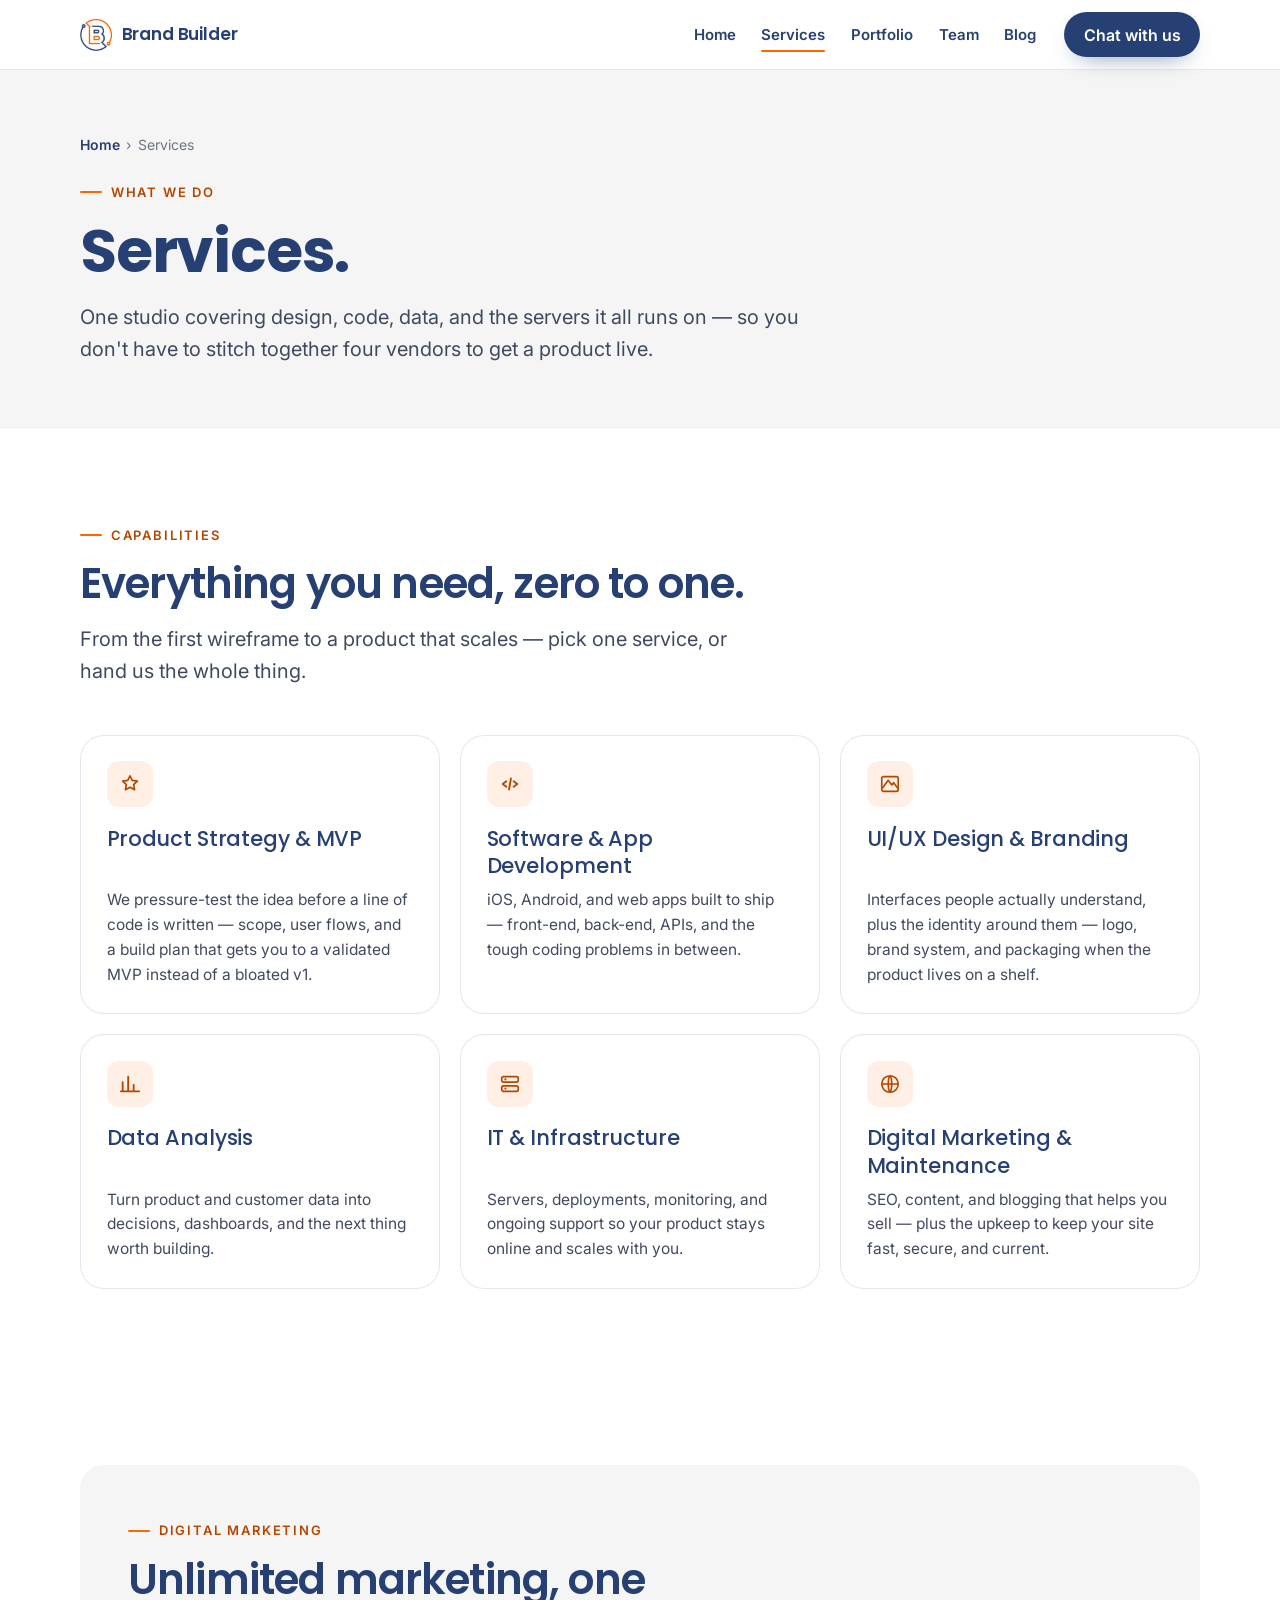
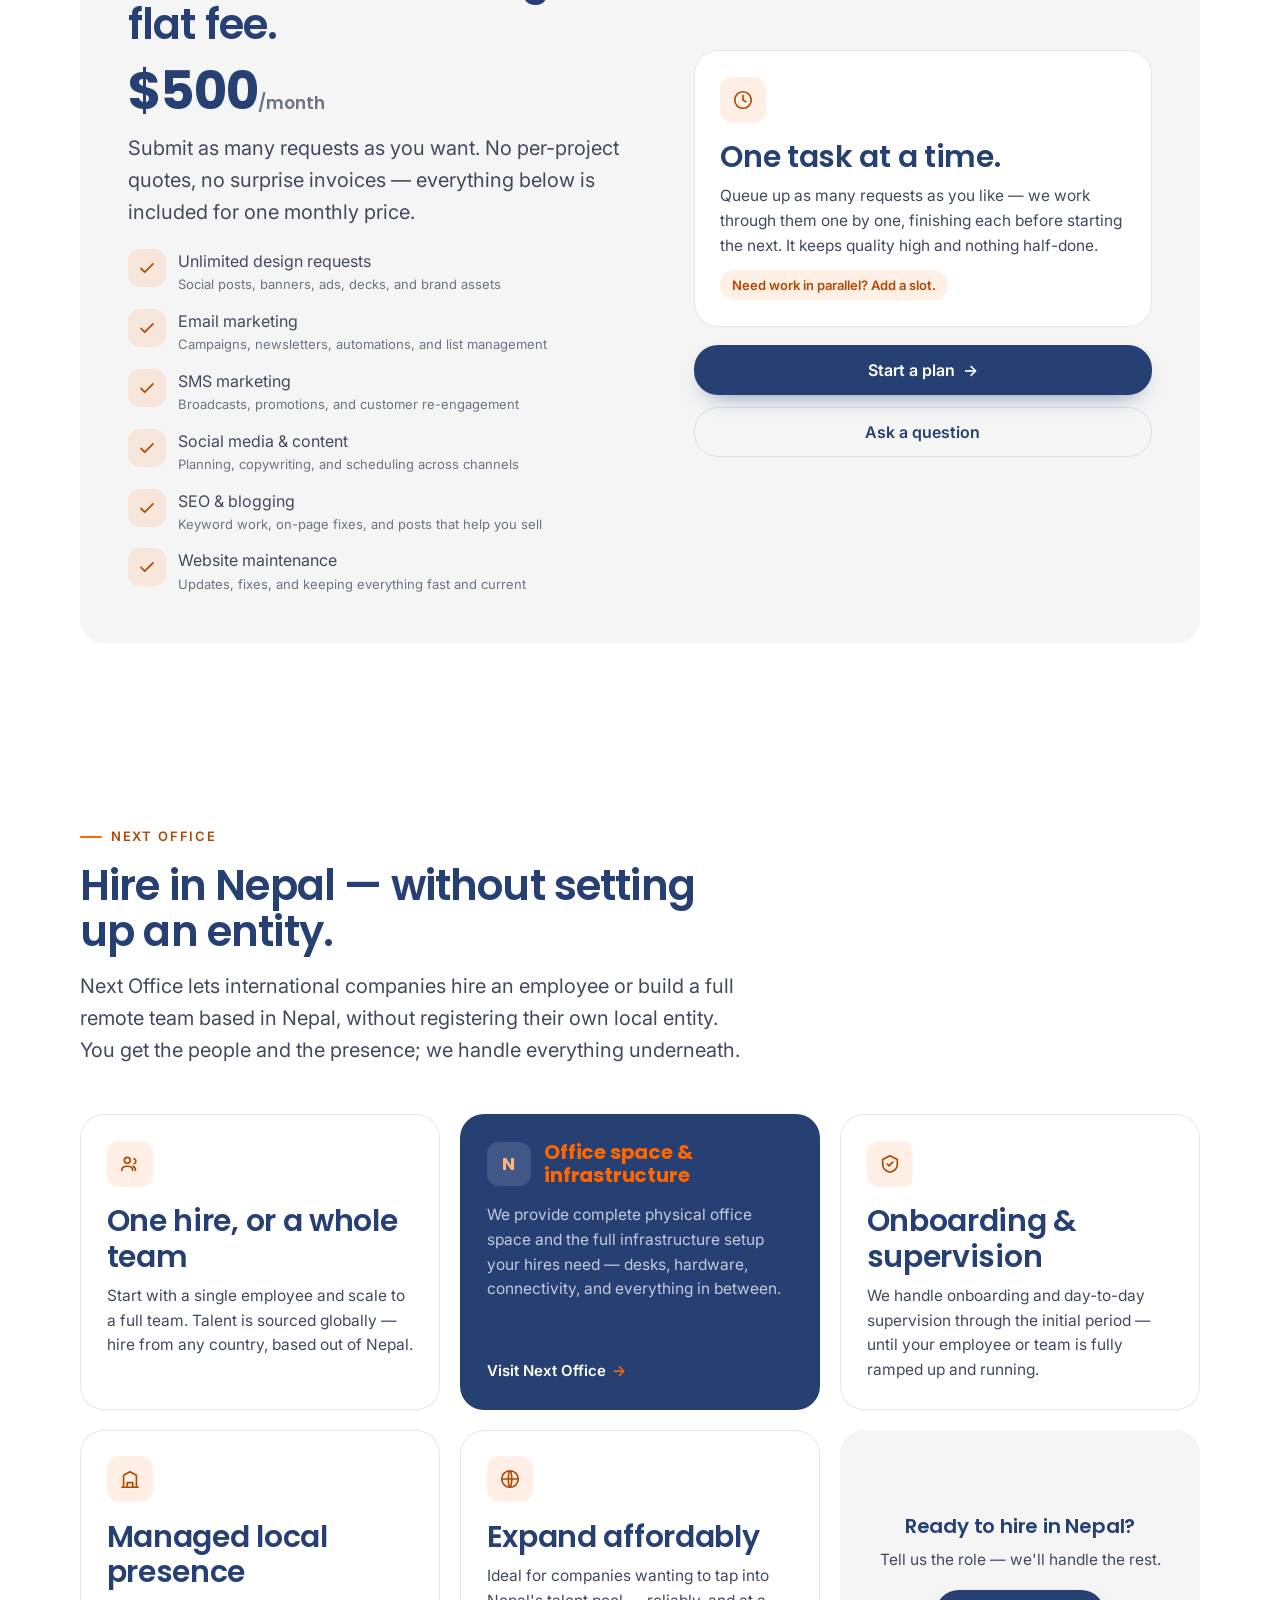
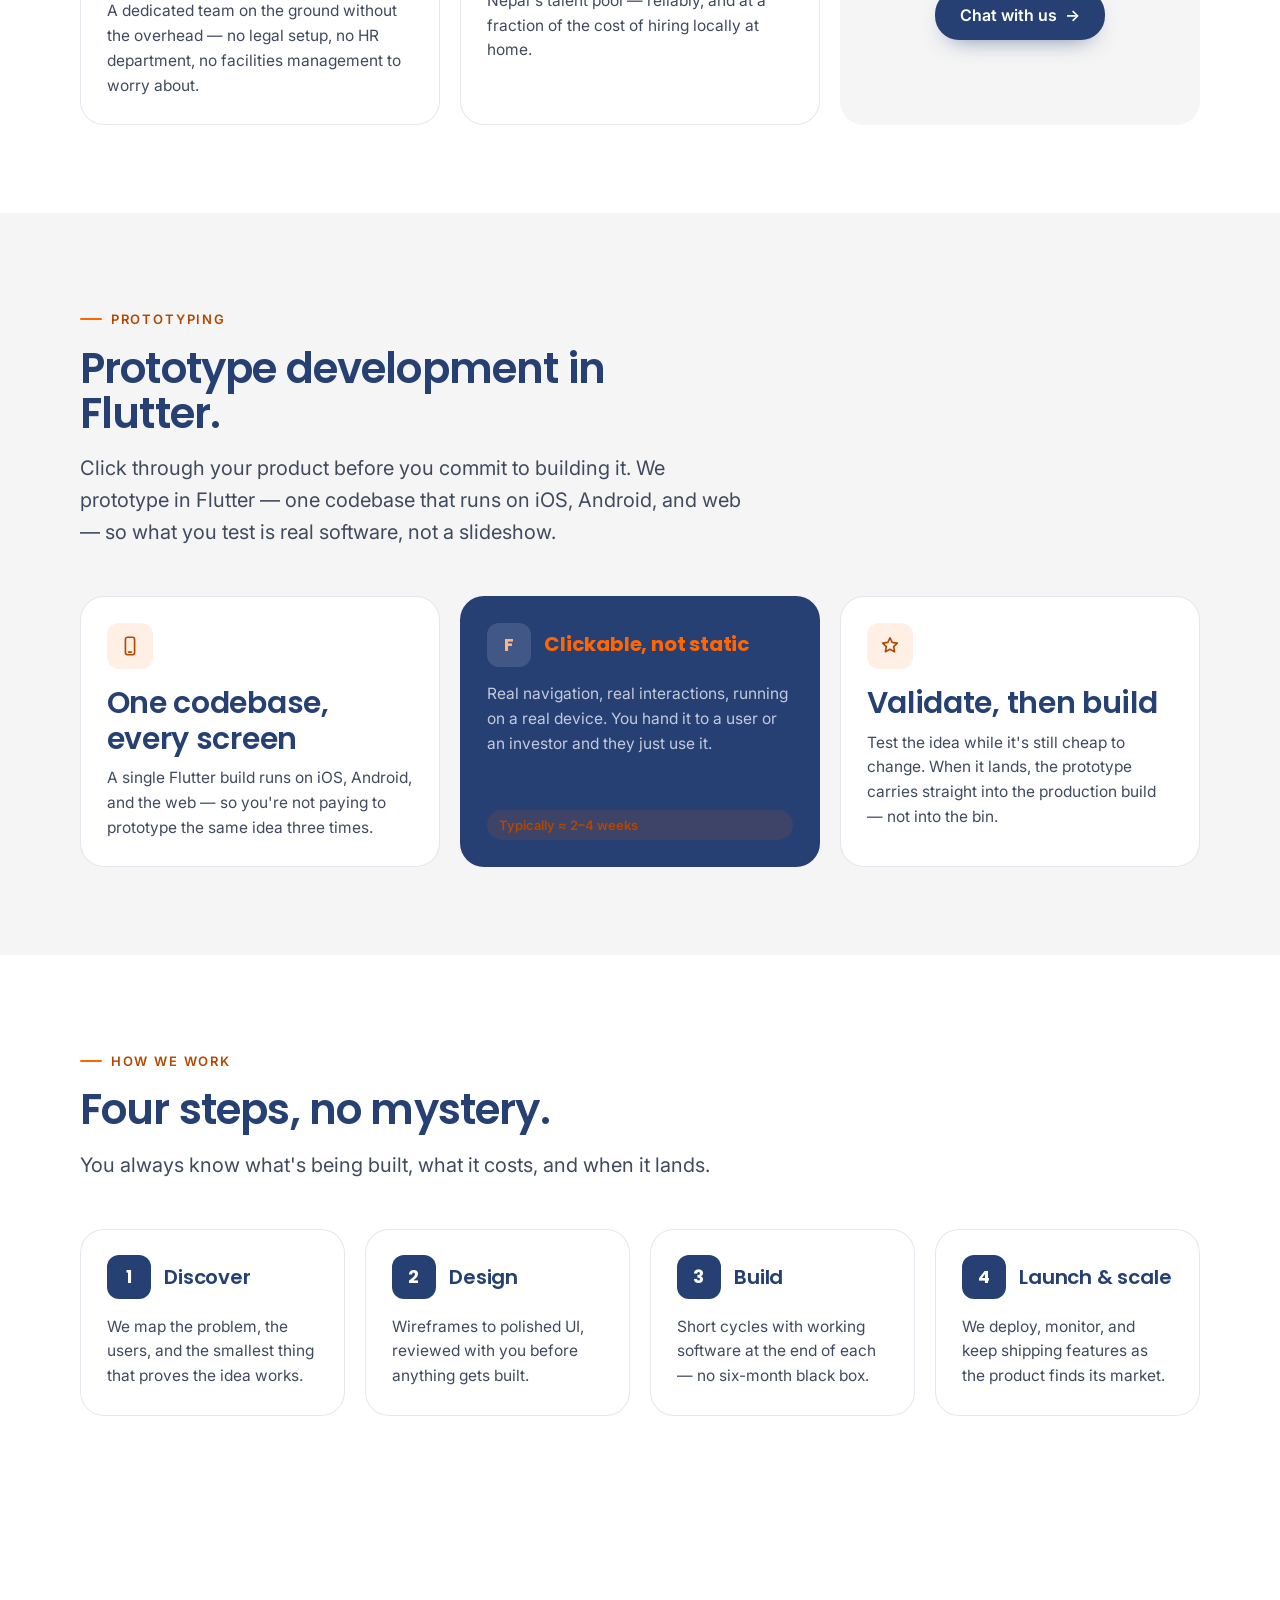
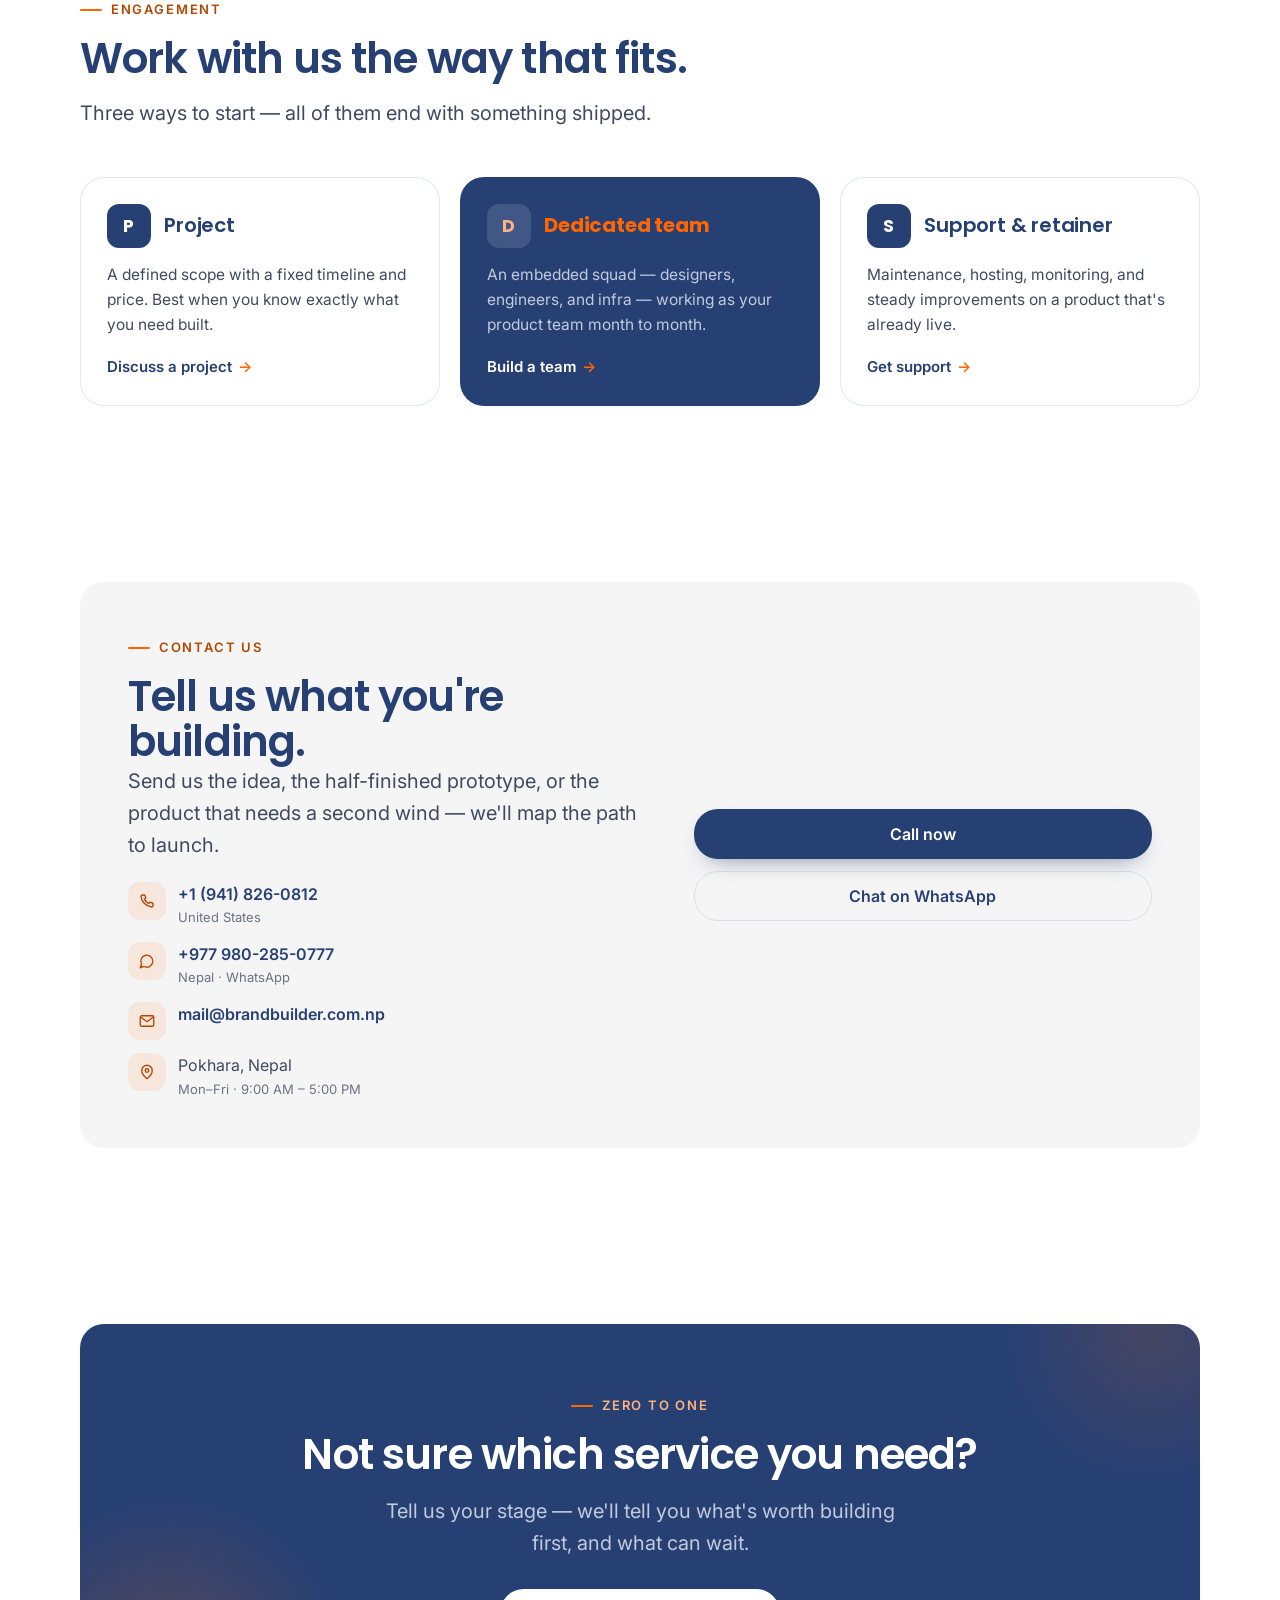
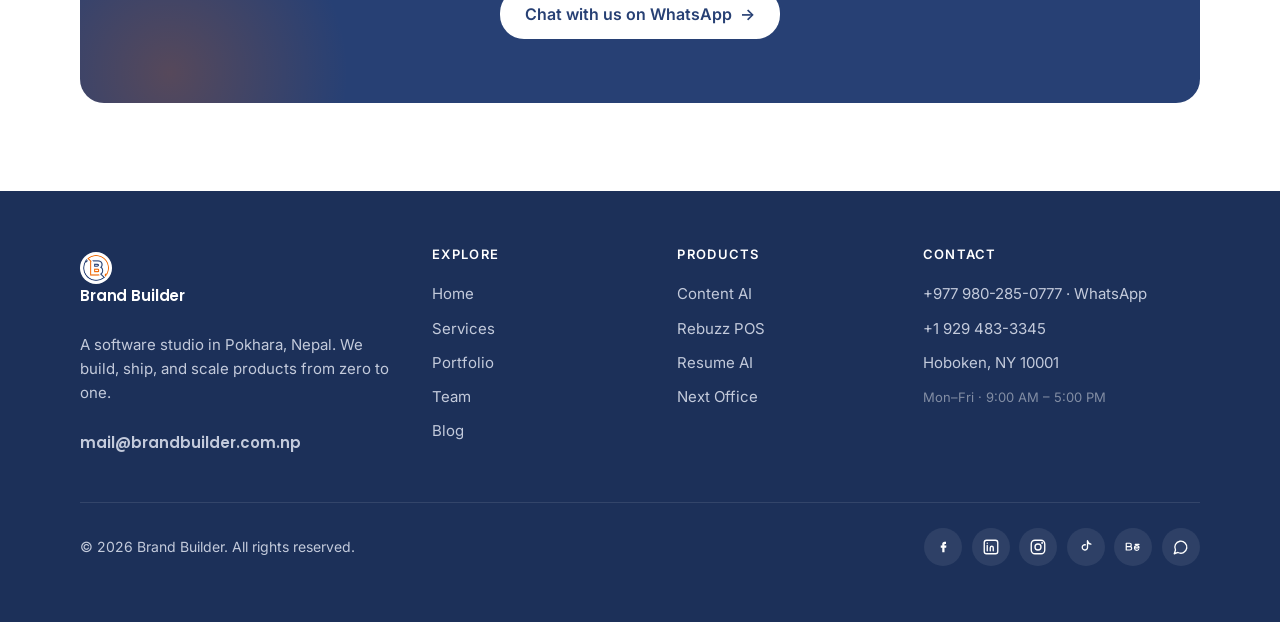
<file: services.html>
<!DOCTYPE html>
<html lang="en">
<head>
<meta charset="UTF-8" />
<meta name="viewport" content="width=device-width, initial-scale=1.0, viewport-fit=cover" />
<title>Services — Brand Builder</title>
<meta name="description" content="What Brand Builder does — product strategy, software and app development, UI/UX and branding, data analysis, IT infrastructure, and digital marketing. One studio, zero to one." />
<meta name="theme-color" content="#FF6600" />
<meta property="og:title" content="Services — Brand Builder" />
<meta property="og:description" content="Design, engineering, data, and infrastructure — everything you need to take a product from zero to one." />
<meta property="og:type" content="website" />
<link rel="icon" type="image/png" href="images/favicon.png" />
<link rel="preconnect" href="https://fonts.googleapis.com" />
<link rel="preconnect" href="https://fonts.gstatic.com" crossorigin />
<link href="https://fonts.googleapis.com/css2?family=Poppins:wght@500;600;700&family=Inter:wght@400;500;600&display=swap" rel="stylesheet" />
<link rel="stylesheet" href="css/style.css" />
</head>
<body>
<a class="skip" href="#main">Skip to content</a>

<header class="nav" id="nav">
  <div class="container nav__inner">
    <a class="brand" href="index.html" aria-label="Brand Builder home">
      <img class="brand__logo" src="images/logo.png" alt="" aria-hidden="true" />
      Brand Builder
    </a>
    <nav class="nav__links" aria-label="Primary">
      <a href="index.html">Home</a>
      <a href="services.html" aria-current="page">Services</a>
      <a href="portfolio.html">Portfolio</a>
      <a href="team.html">Team</a>
      <a href="blog.html">Blog</a>
    </nav>
    <div class="nav__cta"><a class="btn btn--primary" href="https://wa.me/9779802850777" target="_blank" rel="noopener">Chat with us</a></div>
    <button class="nav__toggle" aria-label="Toggle menu" aria-expanded="false" aria-controls="navPanel">
      <svg width="22" height="22" viewBox="0 0 24 24" fill="none" aria-hidden="true"><path d="M4 7h16M4 12h16M4 17h16" stroke="currentColor" stroke-width="2" stroke-linecap="round"/></svg>
    </button>
  </div>
  <div class="nav__panel" id="navPanel">
    <a href="index.html">Home</a>
    <a href="services.html" aria-current="page">Services</a>
    <a href="portfolio.html">Portfolio</a>
    <a href="team.html">Team</a>
    <a href="blog.html">Blog</a>
    <a class="btn btn--primary" href="https://wa.me/9779802850777" target="_blank" rel="noopener">Chat with us</a>
  </div>
</header>

<main id="main">
<section class="page-header">
  <div class="container">
    <nav class="breadcrumb" aria-label="Breadcrumb"><a href="index.html">Home</a><span>›</span>Services</nav>
    <p class="eyebrow">What we do</p>
    <h1>Services.</h1>
    <p class="lead">One studio covering design, code, data, and the servers it all runs on — so you don't have to stitch together four vendors to get a product live.</p>
  </div>
</section>

<!-- Core services -->
<section class="section" id="services">
  <div class="container">
    <div class="head-block reveal">
      <p class="eyebrow">Capabilities</p>
      <h2>Everything you need, zero to one.</h2>
      <p class="lead">From the first wireframe to a product that scales — pick one service, or hand us the whole thing.</p>
    </div>
    <div class="grid grid--3">

      <article class="card reveal">
        <div class="card__icon" aria-hidden="true"><svg width="22" height="22" viewBox="0 0 24 24" fill="none"><path d="M12 3l2.4 5 5.6.8-4 3.9 1 5.5-5-2.6-5 2.6 1-5.5-4-3.9 5.6-.8L12 3z" stroke="currentColor" stroke-width="1.8" stroke-linejoin="round"/></svg></div>
        <h3>Product Strategy &amp; MVP</h3>
        <p>We pressure-test the idea before a line of code is written — scope, user flows, and a build plan that gets you to a validated MVP instead of a bloated v1.</p>
      </article>

      <article class="card reveal">
        <div class="card__icon" aria-hidden="true"><svg width="22" height="22" viewBox="0 0 24 24" fill="none"><path d="M8 9l-4 3 4 3M16 9l4 3-4 3M13 6l-2 12" stroke="currentColor" stroke-width="2" stroke-linecap="round" stroke-linejoin="round"/></svg></div>
        <h3>Software &amp; App Development</h3>
        <p>iOS, Android, and web apps built to ship — front-end, back-end, APIs, and the tough coding problems in between.</p>
      </article>

      <article class="card reveal">
        <div class="card__icon" aria-hidden="true"><svg width="22" height="22" viewBox="0 0 24 24" fill="none"><path d="M4 16l6-8 4 5 2-2.5L20 16" stroke="currentColor" stroke-width="1.8" stroke-linecap="round" stroke-linejoin="round"/><rect x="3" y="4" width="18" height="16" rx="2" stroke="currentColor" stroke-width="1.8"/></svg></div>
        <h3>UI/UX Design &amp; Branding</h3>
        <p>Interfaces people actually understand, plus the identity around them — logo, brand system, and packaging when the product lives on a shelf.</p>
      </article>

      <article class="card reveal">
        <div class="card__icon" aria-hidden="true"><svg width="22" height="22" viewBox="0 0 24 24" fill="none"><path d="M4 20V10M10 20V4M16 20v-7M22 20H2" stroke="currentColor" stroke-width="2" stroke-linecap="round" stroke-linejoin="round"/></svg></div>
        <h3>Data Analysis</h3>
        <p>Turn product and customer data into decisions, dashboards, and the next thing worth building.</p>
      </article>

      <article class="card reveal">
        <div class="card__icon" aria-hidden="true"><svg width="22" height="22" viewBox="0 0 24 24" fill="none"><rect x="3" y="4" width="18" height="6" rx="2" stroke="currentColor" stroke-width="1.8"/><rect x="3" y="14" width="18" height="6" rx="2" stroke="currentColor" stroke-width="1.8"/><path d="M7 7h.01M7 17h.01" stroke="currentColor" stroke-width="2.4" stroke-linecap="round"/></svg></div>
        <h3>IT &amp; Infrastructure</h3>
        <p>Servers, deployments, monitoring, and ongoing support so your product stays online and scales with you.</p>
      </article>

      <article class="card reveal">
        <div class="card__icon" aria-hidden="true"><svg width="22" height="22" viewBox="0 0 24 24" fill="none"><path d="M3 12a9 9 0 1 0 18 0 9 9 0 0 0-18 0zM3 12h18M12 3c2.5 2.5 2.5 15 0 18M12 3c-2.5 2.5-2.5 15 0 18" stroke="currentColor" stroke-width="1.8" stroke-linecap="round" stroke-linejoin="round"/></svg></div>
        <h3>Digital Marketing &amp; Maintenance</h3>
        <p>SEO, content, and blogging that helps you sell — plus the upkeep to keep your site fast, secure, and current.</p>
      </article>

    </div>
  </div>
</section>

<!-- Digital marketing plan -->
<section class="section" id="marketing-plan">
  <div class="container">
    <div class="contact reveal">
      <div class="contact__grid">
        <div>
          <p class="eyebrow">Digital marketing</p>
          <h2>Unlimited marketing, one flat fee.</h2>
          <div style="font-family:Poppins,sans-serif;font-weight:700;font-size:clamp(2.5rem,2rem + 2vw,3.25rem);color:var(--navy);line-height:1;letter-spacing:-.02em;margin-top:1.1rem;">$500<span style="font-size:1.0625rem;font-weight:600;color:var(--mute);letter-spacing:0;">/month</span></div>
          <p class="lead" style="margin-top:.9rem;">Submit as many requests as you want. No per-project quotes, no surprise invoices — everything below is included for one monthly price.</p>
          <ul class="contact__list">
            <li><span class="ic" aria-hidden="true"><svg width="18" height="18" viewBox="0 0 24 24" fill="none"><path d="M4 12.5l5 5L20 6.5" stroke="currentColor" stroke-width="2.2" stroke-linecap="round" stroke-linejoin="round"/></svg></span><span>Unlimited design requests<small>Social posts, banners, ads, decks, and brand assets</small></span></li>
            <li><span class="ic" aria-hidden="true"><svg width="18" height="18" viewBox="0 0 24 24" fill="none"><path d="M4 12.5l5 5L20 6.5" stroke="currentColor" stroke-width="2.2" stroke-linecap="round" stroke-linejoin="round"/></svg></span><span>Email marketing<small>Campaigns, newsletters, automations, and list management</small></span></li>
            <li><span class="ic" aria-hidden="true"><svg width="18" height="18" viewBox="0 0 24 24" fill="none"><path d="M4 12.5l5 5L20 6.5" stroke="currentColor" stroke-width="2.2" stroke-linecap="round" stroke-linejoin="round"/></svg></span><span>SMS marketing<small>Broadcasts, promotions, and customer re-engagement</small></span></li>
            <li><span class="ic" aria-hidden="true"><svg width="18" height="18" viewBox="0 0 24 24" fill="none"><path d="M4 12.5l5 5L20 6.5" stroke="currentColor" stroke-width="2.2" stroke-linecap="round" stroke-linejoin="round"/></svg></span><span>Social media &amp; content<small>Planning, copywriting, and scheduling across channels</small></span></li>
            <li><span class="ic" aria-hidden="true"><svg width="18" height="18" viewBox="0 0 24 24" fill="none"><path d="M4 12.5l5 5L20 6.5" stroke="currentColor" stroke-width="2.2" stroke-linecap="round" stroke-linejoin="round"/></svg></span><span>SEO &amp; blogging<small>Keyword work, on-page fixes, and posts that help you sell</small></span></li>
            <li><span class="ic" aria-hidden="true"><svg width="18" height="18" viewBox="0 0 24 24" fill="none"><path d="M4 12.5l5 5L20 6.5" stroke="currentColor" stroke-width="2.2" stroke-linecap="round" stroke-linejoin="round"/></svg></span><span>Website maintenance<small>Updates, fixes, and keeping everything fast and current</small></span></li>
          </ul>
        </div>

        <div class="contact__cta">
          <article class="card" style="margin-bottom:.4rem;">
            <div class="card__icon" aria-hidden="true"><svg width="22" height="22" viewBox="0 0 24 24" fill="none"><circle cx="12" cy="12" r="9" stroke="currentColor" stroke-width="1.8"/><path d="M12 7v5l3.2 2" stroke="currentColor" stroke-width="1.8" stroke-linecap="round" stroke-linejoin="round"/></svg></div>
            <h3>One task at a time.</h3>
            <p>Queue up as many requests as you like — we work through them one by one, finishing each before starting the next. It keeps quality high and nothing half-done.</p>
            <span class="badge">Need work in parallel? Add a slot.</span>
          </article>
          <a class="btn btn--primary" href="https://wa.me/9779802850777" target="_blank" rel="noopener">Start a plan <span class="arr">→</span></a>
          <a class="btn btn--ghost" href="mailto:mail@brandbuilder.com.np">Ask a question</a>
        </div>
      </div>
    </div>
  </div>
</section>

<!-- Next Office -->
<section class="section" id="next-office">
  <div class="container">
    <div class="head-block reveal">
      <p class="eyebrow">Next Office</p>
      <h2>Hire in Nepal — without setting up an entity.</h2>
      <p class="lead">Next Office lets international companies hire an employee or build a full remote team based in Nepal, without registering their own local entity. You get the people and the presence; we handle everything underneath.</p>
    </div>
    <div class="grid grid--3">

      <article class="card reveal">
        <div class="card__icon" aria-hidden="true"><svg width="22" height="22" viewBox="0 0 24 24" fill="none"><circle cx="9" cy="8" r="3.2" stroke="currentColor" stroke-width="1.8"/><path d="M3 19c0-3 2.7-4.6 6-4.6s6 1.6 6 4.6" stroke="currentColor" stroke-width="1.8" stroke-linecap="round"/><path d="M16.5 6.2a3 3 0 0 1 0 5.6M18 19c0-2.3-1-3.8-2.6-4.4" stroke="currentColor" stroke-width="1.8" stroke-linecap="round"/></svg></div>
        <h3>One hire, or a whole team</h3>
        <p>Start with a single employee and scale to a full team. Talent is sourced globally — hire from any country, based out of Nepal.</p>
      </article>

      <article class="card card--dark prod reveal">
        <div class="prod__top"><span class="prod__logo">N</span><h3>Office space &amp; infrastructure</h3></div>
        <p>We provide complete physical office space and the full infrastructure setup your hires need — desks, hardware, connectivity, and everything in between.</p>
        <a class="prod__link" href="https://nextoffice.dev/" target="_blank" rel="noopener">Visit Next Office <span class="arr">→</span></a>
      </article>

      <article class="card reveal">
        <div class="card__icon" aria-hidden="true"><svg width="22" height="22" viewBox="0 0 24 24" fill="none"><path d="M12 3l8 4v5c0 4.4-3.4 7.8-8 9-4.6-1.2-8-4.6-8-9V7l8-4z" stroke="currentColor" stroke-width="1.8" stroke-linejoin="round"/><path d="M9 12l2 2 4-4" stroke="currentColor" stroke-width="1.8" stroke-linecap="round" stroke-linejoin="round"/></svg></div>
        <h3>Onboarding &amp; supervision</h3>
        <p>We handle onboarding and day-to-day supervision through the initial period — until your employee or team is fully ramped up and running.</p>
      </article>

      <article class="card reveal">
        <div class="card__icon" aria-hidden="true"><svg width="22" height="22" viewBox="0 0 24 24" fill="none"><path d="M3 21h18M5 21V8l7-4 7 4v13" stroke="currentColor" stroke-width="1.8" stroke-linecap="round" stroke-linejoin="round"/><path d="M9 21v-5h6v5" stroke="currentColor" stroke-width="1.8" stroke-linecap="round" stroke-linejoin="round"/></svg></div>
        <h3>Managed local presence</h3>
        <p>A dedicated team on the ground without the overhead — no legal setup, no HR department, no facilities management to worry about.</p>
      </article>

      <article class="card reveal">
        <div class="card__icon" aria-hidden="true"><svg width="22" height="22" viewBox="0 0 24 24" fill="none"><path d="M3 12a9 9 0 1 0 18 0 9 9 0 0 0-18 0zM3 12h18M12 3c2.5 2.5 2.5 15 0 18M12 3c-2.5 2.5-2.5 15 0 18" stroke="currentColor" stroke-width="1.8" stroke-linecap="round" stroke-linejoin="round"/></svg></div>
        <h3>Expand affordably</h3>
        <p>Ideal for companies wanting to tap into Nepal's talent pool — reliably, and at a fraction of the cost of hiring locally at home.</p>
      </article>

      <article class="card card--soft prod reveal" style="align-items:center;justify-content:center;text-align:center;">
        <div>
          <h3 style="margin-bottom:.6rem;">Ready to hire in Nepal?</h3>
          <p style="margin-bottom:1.1rem;">Tell us the role — we'll handle the rest.</p>
          <a class="btn btn--primary" href="https://wa.me/9779802850777" target="_blank" rel="noopener">Chat with us <span class="arr">→</span></a>
        </div>
      </article>

    </div>
  </div>
</section>

<!-- Prototyping in Flutter -->
<section class="band--soft section" id="prototyping">
  <div class="container">
    <div class="head-block reveal">
      <p class="eyebrow">Prototyping</p>
      <h2>Prototype development in Flutter.</h2>
      <p class="lead">Click through your product before you commit to building it. We prototype in Flutter — one codebase that runs on iOS, Android, and web — so what you test is real software, not a slideshow.</p>
    </div>
    <div class="grid grid--3">

      <article class="card reveal">
        <div class="card__icon" aria-hidden="true"><svg width="22" height="22" viewBox="0 0 24 24" fill="none"><rect x="7" y="2.5" width="10" height="19" rx="2.4" stroke="currentColor" stroke-width="1.8"/><path d="M10.5 18.6h3" stroke="currentColor" stroke-width="1.8" stroke-linecap="round"/></svg></div>
        <h3>One codebase, every screen</h3>
        <p>A single Flutter build runs on iOS, Android, and the web — so you're not paying to prototype the same idea three times.</p>
      </article>

      <article class="card card--dark prod reveal">
        <div class="prod__top"><span class="prod__logo">F</span><h3>Clickable, not static</h3></div>
        <p>Real navigation, real interactions, running on a real device. You hand it to a user or an investor and they just use it.</p>
        <span class="badge">Typically ≈ 2–4 weeks</span>
      </article>

      <article class="card reveal">
        <div class="card__icon" aria-hidden="true"><svg width="22" height="22" viewBox="0 0 24 24" fill="none"><path d="M12 3l2.4 5 5.6.8-4 3.9 1 5.5-5-2.6-5 2.6 1-5.5-4-3.9 5.6-.8L12 3z" stroke="currentColor" stroke-width="1.8" stroke-linejoin="round"/></svg></div>
        <h3>Validate, then build</h3>
        <p>Test the idea while it's still cheap to change. When it lands, the prototype carries straight into the production build — not into the bin.</p>
      </article>

    </div>
  </div>
</section>

<!-- Process -->
<section class="section">
  <div class="container">
    <div class="head-block reveal">
      <p class="eyebrow">How we work</p>
      <h2>Four steps, no mystery.</h2>
      <p class="lead">You always know what's being built, what it costs, and when it lands.</p>
    </div>
    <div class="grid grid--4">
      <article class="card prod reveal">
        <div class="prod__top"><span class="prod__logo">1</span><h3>Discover</h3></div>
        <p>We map the problem, the users, and the smallest thing that proves the idea works.</p>
      </article>
      <article class="card prod reveal">
        <div class="prod__top"><span class="prod__logo">2</span><h3>Design</h3></div>
        <p>Wireframes to polished UI, reviewed with you before anything gets built.</p>
      </article>
      <article class="card prod reveal">
        <div class="prod__top"><span class="prod__logo">3</span><h3>Build</h3></div>
        <p>Short cycles with working software at the end of each — no six-month black box.</p>
      </article>
      <article class="card prod reveal">
        <div class="prod__top"><span class="prod__logo">4</span><h3>Launch &amp; scale</h3></div>
        <p>We deploy, monitor, and keep shipping features as the product finds its market.</p>
      </article>
    </div>
  </div>
</section>

<!-- Engagement models -->
<section class="section">
  <div class="container">
    <div class="head-block reveal">
      <p class="eyebrow">Engagement</p>
      <h2>Work with us the way that fits.</h2>
      <p class="lead">Three ways to start — all of them end with something shipped.</p>
    </div>
    <div class="grid grid--3">
      <article class="card prod reveal">
        <div class="prod__top"><span class="prod__logo">P</span><h3>Project</h3></div>
        <p>A defined scope with a fixed timeline and price. Best when you know exactly what you need built.</p>
        <a class="prod__link" href="https://wa.me/9779802850777" target="_blank" rel="noopener">Discuss a project <span class="arr">→</span></a>
      </article>
      <article class="card card--dark prod reveal">
        <div class="prod__top"><span class="prod__logo">D</span><h3>Dedicated team</h3></div>
        <p>An embedded squad — designers, engineers, and infra — working as your product team month to month.</p>
        <a class="prod__link" href="https://wa.me/9779802850777" target="_blank" rel="noopener">Build a team <span class="arr">→</span></a>
      </article>
      <article class="card prod reveal">
        <div class="prod__top"><span class="prod__logo">S</span><h3>Support &amp; retainer</h3></div>
        <p>Maintenance, hosting, monitoring, and steady improvements on a product that's already live.</p>
        <a class="prod__link" href="https://wa.me/9779802850777" target="_blank" rel="noopener">Get support <span class="arr">→</span></a>
      </article>
    </div>
  </div>
</section>

<!-- Contact -->
<section class="section" id="contact">
  <div class="container">
    <div class="contact reveal">
      <div class="contact__grid">
        <div>
          <p class="eyebrow">Contact us</p>
          <h2>Tell us what you're building.</h2>
          <p class="lead">Send us the idea, the half-finished prototype, or the product that needs a second wind — we'll map the path to launch.</p>
          <ul class="contact__list">
            <li><span class="ic" aria-hidden="true"><svg width="18" height="18" viewBox="0 0 24 24" fill="none"><path d="M6 4h3l1.5 4-2 1.5a12 12 0 0 0 6 6l1.5-2 4 1.5v3a2 2 0 0 1-2 2A16 16 0 0 1 4 6a2 2 0 0 1 2-2z" stroke="currentColor" stroke-width="1.8" stroke-linejoin="round"/></svg></span><span><a href="tel:+19418260812">+1 (941) 826-0812</a><small>United States</small></span></li>
            <li><span class="ic" aria-hidden="true"><svg width="18" height="18" viewBox="0 0 24 24" fill="none"><path d="M3 21l1.7-5A8 8 0 1 1 8 19.3L3 21z" stroke="currentColor" stroke-width="1.8" stroke-linejoin="round"/></svg></span><span><a href="https://wa.me/9779802850777" target="_blank" rel="noopener">+977 980-285-0777</a><small>Nepal · WhatsApp</small></span></li>
            <li><span class="ic" aria-hidden="true"><svg width="18" height="18" viewBox="0 0 24 24" fill="none"><rect x="3" y="5" width="18" height="14" rx="2" stroke="currentColor" stroke-width="1.8"/><path d="M4 7l8 6 8-6" stroke="currentColor" stroke-width="1.8" stroke-linecap="round" stroke-linejoin="round"/></svg></span><span><a href="mailto:mail@brandbuilder.com.np">mail@brandbuilder.com.np</a></span></li>
            <li><span class="ic" aria-hidden="true"><svg width="18" height="18" viewBox="0 0 24 24" fill="none"><path d="M12 21s7-5.5 7-11a7 7 0 1 0-14 0c0 5.5 7 11 7 11z" stroke="currentColor" stroke-width="1.8" stroke-linejoin="round"/><circle cx="12" cy="10" r="2.4" stroke="currentColor" stroke-width="1.8"/></svg></span><span>Pokhara, Nepal<small>Mon–Fri · 9:00 AM – 5:00 PM</small></span></li>
          </ul>
        </div>
        <div class="contact__cta">
          <a class="btn btn--primary" href="tel:+19418260812">Call now</a>
          <a class="btn btn--ghost" href="https://wa.me/9779802850777" target="_blank" rel="noopener">Chat on WhatsApp</a>
        </div>
      </div>
    </div>
  </div>
</section>

<!-- Final CTA -->
<section class="section">
  <div class="container">
    <div class="cta-card reveal">
      <p class="eyebrow on-dark" style="justify-content:center;">Zero to one</p>
      <h2>Not sure which service you need?</h2>
      <p class="lead">Tell us your stage — we'll tell you what's worth building first, and what can wait.</p>
      <a class="btn btn--light" href="https://wa.me/9779802850777" target="_blank" rel="noopener">Chat with us on WhatsApp <span class="arr">→</span></a>
    </div>
  </div>
</section>
</main>

<footer class="footer">
  <div class="container">
    <div class="footer__top">
      <div class="footer__brand footer__col">
        <a class="brand" href="index.html"><img class="brand__logo brand__logo--footer" src="images/logo.png" alt="" aria-hidden="true" /> Brand Builder</a>
        <p>A software studio in Pokhara, Nepal. We build, ship, and scale products from zero to one.</p>
        <a class="footer__mail" href="mailto:mail@brandbuilder.com.np">mail@brandbuilder.com.np</a>
      </div>
      <div class="footer__col">
        <h4>Explore</h4>
        <a href="index.html">Home</a><a href="services.html">Services</a><a href="portfolio.html">Portfolio</a><a href="team.html">Team</a><a href="blog.html">Blog</a>
      </div>
      <div class="footer__col">
        <h4>Products</h4>
        <a href="https://rebuzzai.com/" target="_blank" rel="noopener">Content AI</a>
        <a href="https://rebuzzpos.com/" target="_blank" rel="noopener">Rebuzz POS</a>
        <a href="https://cvai.dev/" target="_blank" rel="noopener">Resume AI</a>
        <a href="https://nextoffice.dev/" target="_blank" rel="noopener">Next Office</a>
      </div>
      <div class="footer__col">
        <h4>Contact</h4>
        <a href="https://wa.me/9779802850777" target="_blank" rel="noopener">+977 980-285-0777 · WhatsApp</a>
        <a href="tel:+19294833345">+1 929 483-3345</a>
        <p>Hoboken, NY 10001</p>
        <p><small>Mon–Fri · 9:00 AM – 5:00 PM</small></p>
      </div>
    </div>
    <div class="footer__bottom">
      <span>© <span data-year></span> Brand Builder. All rights reserved.</span>
      <div class="footer__social">
        <a href="https://www.facebook.com/brandbuildernepal" target="_blank" rel="noopener" aria-label="Facebook"><svg width="18" height="18" viewBox="0 0 24 24" fill="none"><path d="M14 8h2V5h-2c-1.7 0-3 1.3-3 3v2H9v3h2v6h3v-6h2.2l.3-3H14v-1.5c0-.3.2-.5.5-.5z" fill="currentColor"/></svg></a>
        <a href="https://www.linkedin.com/company/brand-builder-nepal/" target="_blank" rel="noopener" aria-label="LinkedIn"><svg width="18" height="18" viewBox="0 0 24 24" fill="none"><rect x="3" y="3" width="18" height="18" rx="3" stroke="currentColor" stroke-width="1.8"/><path d="M7 10v7M7 7v.01M11 17v-4a2 2 0 0 1 4 0v4" stroke="currentColor" stroke-width="1.8" stroke-linecap="round" stroke-linejoin="round"/></svg></a>
        <a href="https://www.instagram.com/brandbuilder.nepal/" target="_blank" rel="noopener" aria-label="Instagram"><svg width="18" height="18" viewBox="0 0 24 24" fill="none"><rect x="3" y="3" width="18" height="18" rx="5" stroke="currentColor" stroke-width="1.8"/><circle cx="12" cy="12" r="4" stroke="currentColor" stroke-width="1.8"/><circle cx="17.5" cy="6.5" r="1.3" fill="currentColor"/></svg></a>
        <a href="https://www.tiktok.com/@bb.vibes0" target="_blank" rel="noopener" aria-label="TikTok"><svg width="18" height="18" viewBox="0 0 24 24" fill="none"><path d="M14 4v8.5a3.5 3.5 0 1 1-3-3.46" stroke="currentColor" stroke-width="1.8" stroke-linecap="round" stroke-linejoin="round"/><path d="M14 4c.5 2.5 2 4 4.5 4.2" stroke="currentColor" stroke-width="1.8" stroke-linecap="round" stroke-linejoin="round"/></svg></a>
        <a href="https://www.behance.net/brandbuilder2021" target="_blank" rel="noopener" aria-label="Behance"><svg width="18" height="18" viewBox="0 0 24 24" fill="none"><path d="M3 7h4.5a2.2 2.2 0 0 1 0 4.4H3zM3 11.4h5a2.3 2.3 0 0 1 0 4.6H3zM15 8.5h5M14 14c.3 1.6 1.5 2.4 3 2.4 1.1 0 1.9-.4 2.4-1.1M14 13.2a3 3 0 1 1 6 0z" stroke="currentColor" stroke-width="1.6" stroke-linecap="round" stroke-linejoin="round"/></svg></a>
        <a href="https://wa.me/9779802850777" target="_blank" rel="noopener" aria-label="WhatsApp"><svg width="18" height="18" viewBox="0 0 24 24" fill="none"><path d="M3 21l1.7-5A8 8 0 1 1 8 19.3L3 21z" stroke="currentColor" stroke-width="1.8" stroke-linejoin="round"/></svg></a>
      </div>
    </div>
  </div>
</footer>

<script src="js/utils.js" defer></script>
<script src="js/main.js" defer></script>
</body>
</html>
</file>
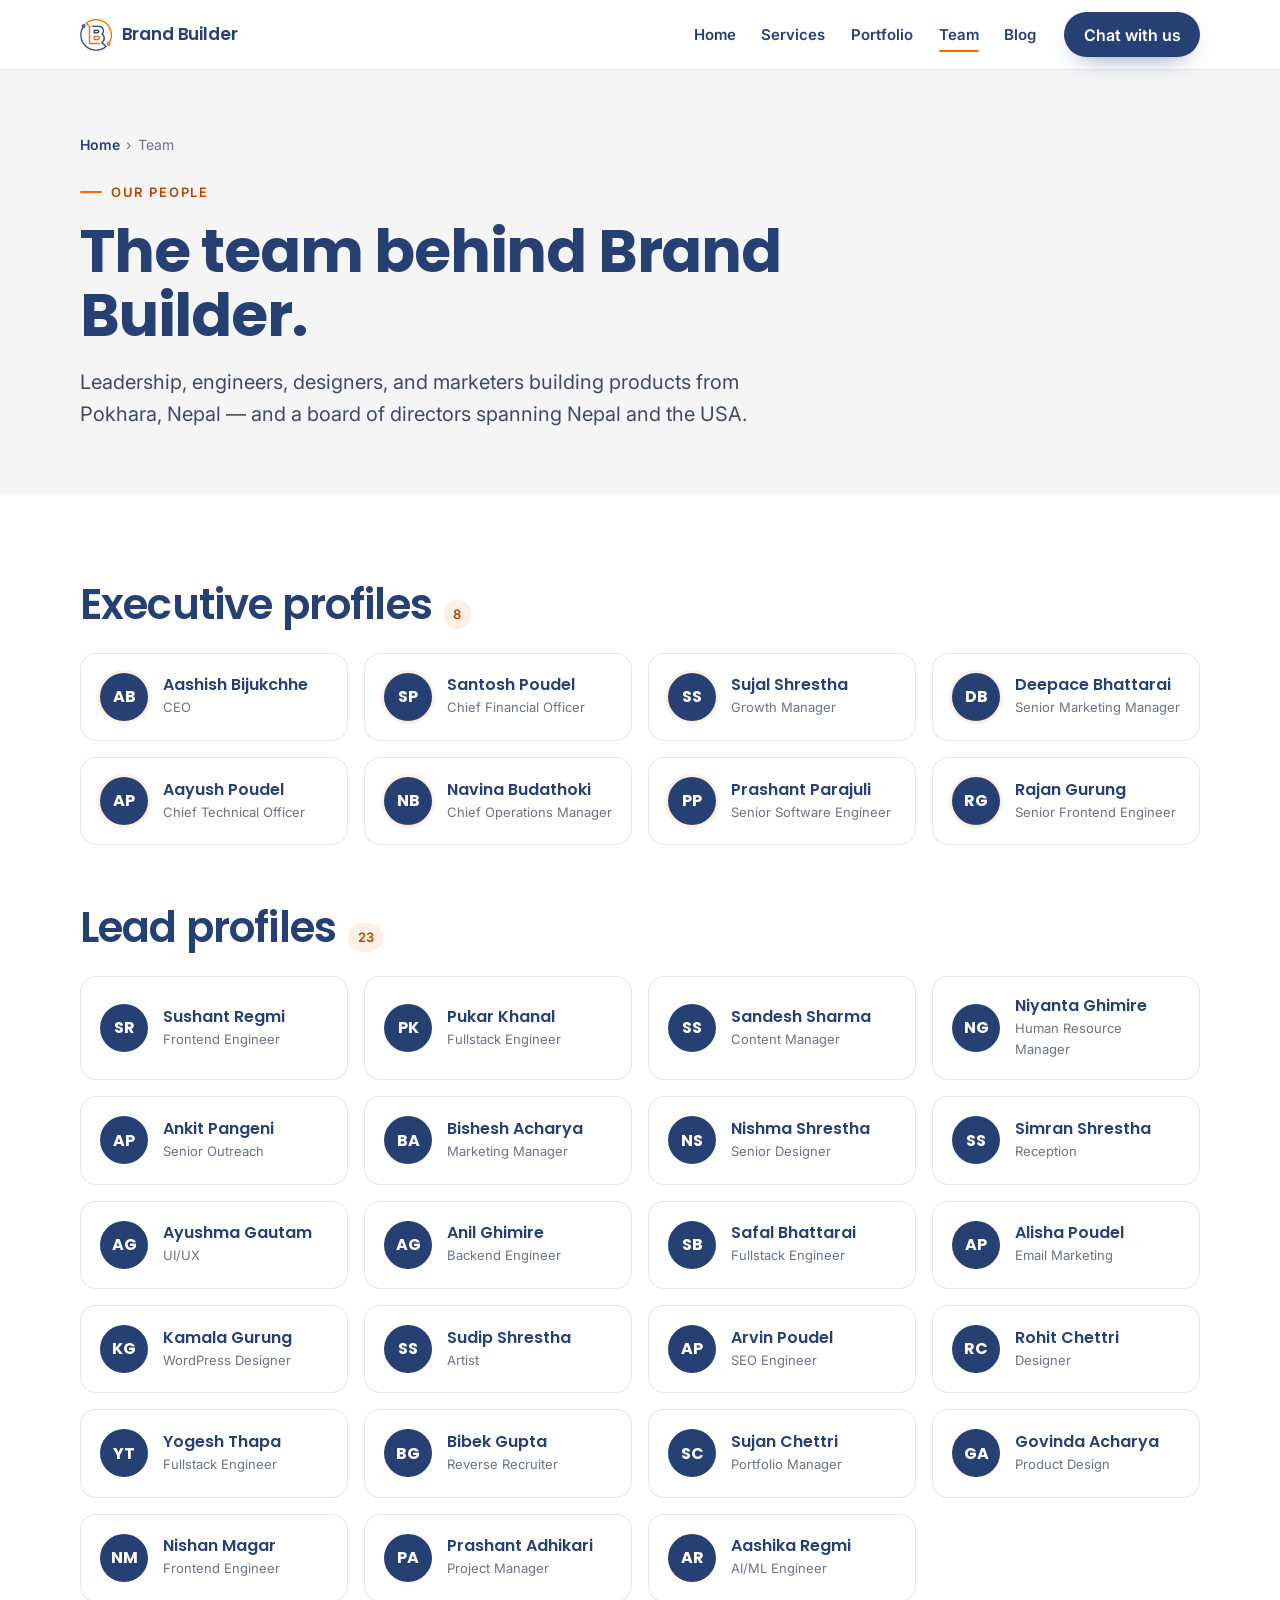
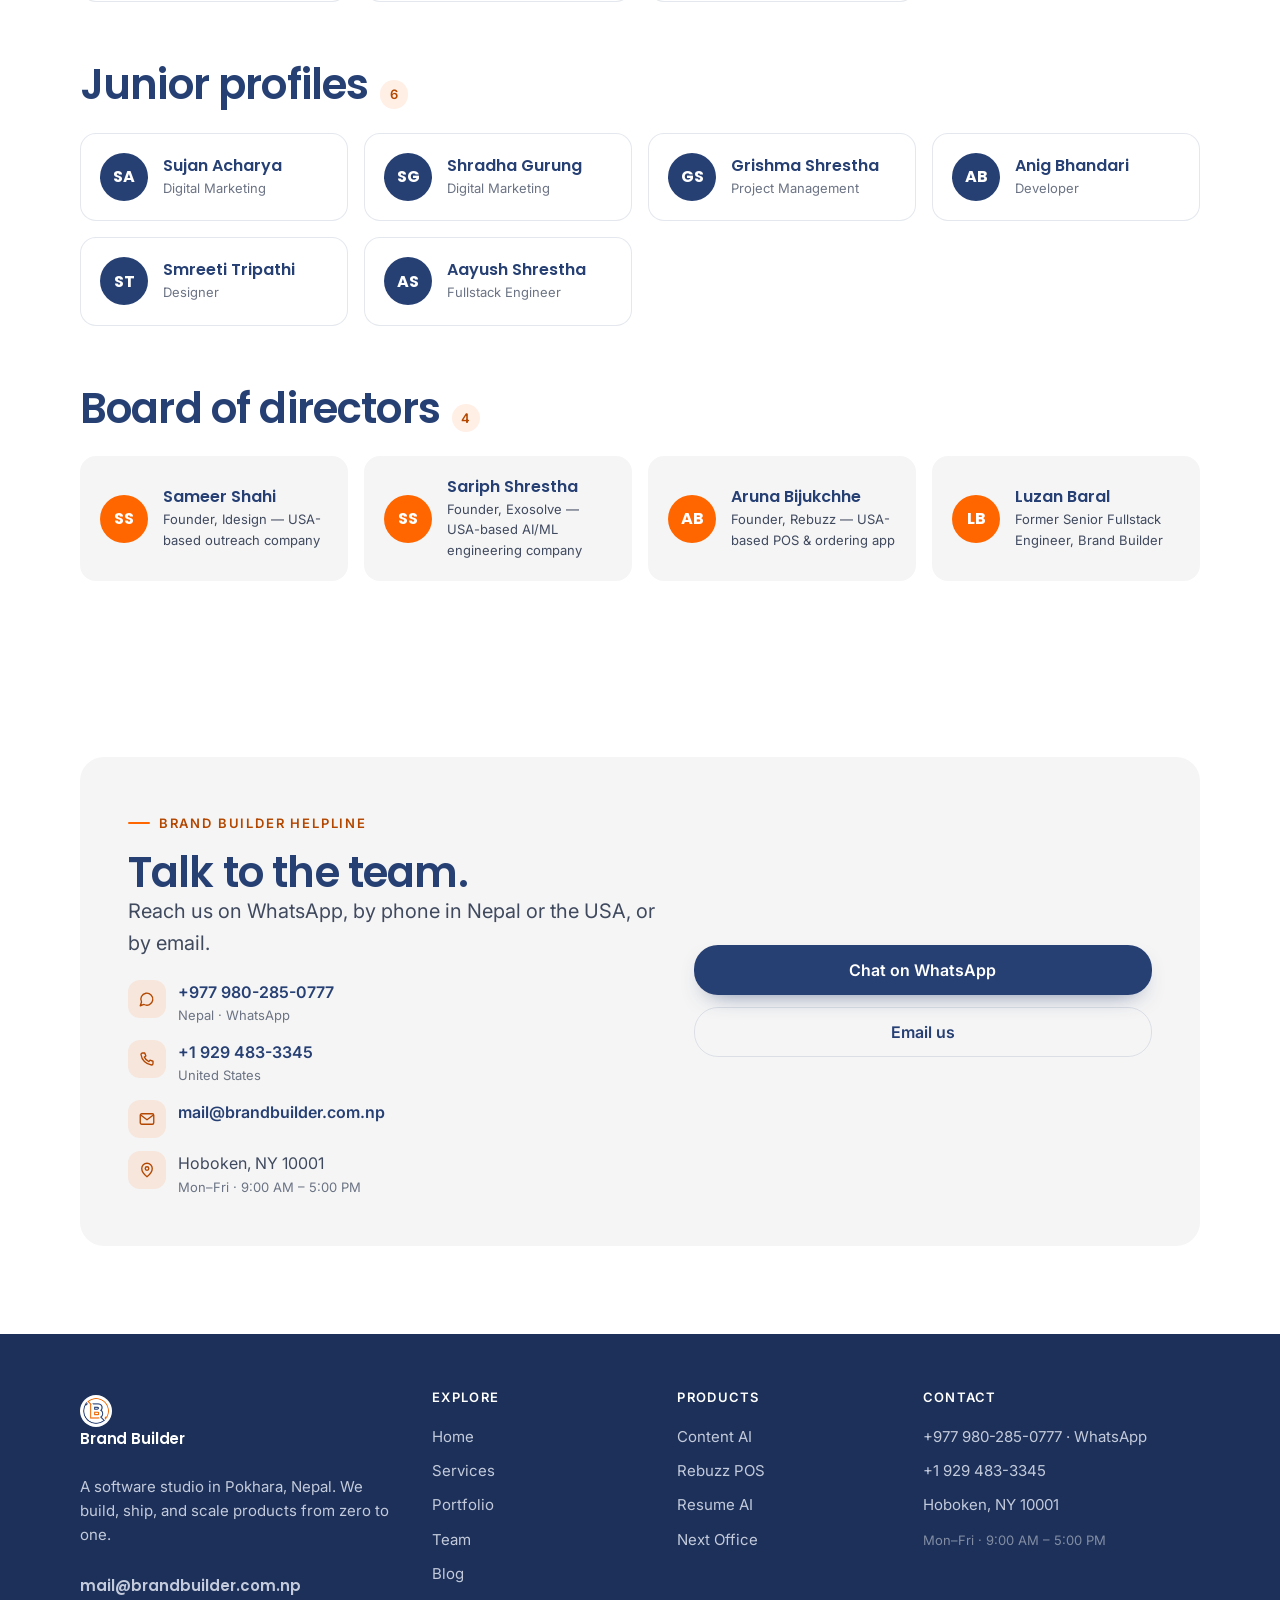
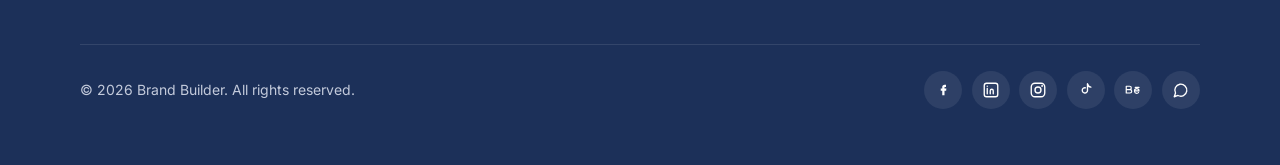
<file: team.html>
<!DOCTYPE html>
<html lang="en">
<head>
<meta charset="UTF-8" />
<meta name="viewport" content="width=device-width, initial-scale=1.0, viewport-fit=cover" />
<title>Team — Brand Builder</title>
<meta name="description" content="Meet the Brand Builder team — leadership, engineers, designers, and marketers building products from Pokhara, Nepal, with a board spanning Nepal and the USA." />
<meta name="theme-color" content="#FF6600" />
<link rel="icon" type="image/png" href="images/favicon.png" />
<link rel="preconnect" href="https://fonts.googleapis.com" />
<link rel="preconnect" href="https://fonts.gstatic.com" crossorigin />
<link href="https://fonts.googleapis.com/css2?family=Poppins:wght@500;600;700&family=Inter:wght@400;500;600&display=swap" rel="stylesheet" />
<link rel="stylesheet" href="css/style.css" />
</head>
<body>
<a class="skip" href="#main">Skip to content</a>

<header class="nav" id="nav">
  <div class="container nav__inner">
    <a class="brand" href="index.html" aria-label="Brand Builder home">
      <img class="brand__logo" src="images/logo.png" alt="" aria-hidden="true" />
      Brand Builder
    </a>
    <nav class="nav__links" aria-label="Primary">
      <a href="index.html">Home</a>
      <a href="services.html">Services</a>
      <a href="portfolio.html">Portfolio</a>
      <a href="team.html" aria-current="page">Team</a>
      <a href="blog.html">Blog</a>
    </nav>
    <div class="nav__cta"><a class="btn btn--primary" href="https://wa.me/9779802850777" target="_blank" rel="noopener">Chat with us</a></div>
    <button class="nav__toggle" aria-label="Toggle menu" aria-expanded="false" aria-controls="navPanel">
      <svg width="22" height="22" viewBox="0 0 24 24" fill="none" aria-hidden="true"><path d="M4 7h16M4 12h16M4 17h16" stroke="currentColor" stroke-width="2" stroke-linecap="round"/></svg>
    </button>
  </div>
  <div class="nav__panel" id="navPanel">
    <a href="index.html">Home</a>
    <a href="services.html">Services</a>
    <a href="portfolio.html">Portfolio</a>
    <a href="team.html" aria-current="page">Team</a>
    <a href="blog.html">Blog</a>
    <a class="btn btn--primary" href="https://wa.me/9779802850777" target="_blank" rel="noopener">Chat with us</a>
  </div>
</header>

<main id="main">
<section class="page-header">
  <div class="container">
    <nav class="breadcrumb" aria-label="Breadcrumb"><a href="index.html">Home</a><span>›</span>Team</nav>
    <p class="eyebrow">Our people</p>
    <h1>The team behind Brand Builder.</h1>
    <p class="lead">Leadership, engineers, designers, and marketers building products from Pokhara, Nepal — and a board of directors spanning Nepal and the USA.</p>
  </div>
</section>

<section class="section">
  <div class="container">

    <div class="team-group team-group--exec reveal">
      <div class="team-group__title"><h2>Executive profiles</h2><span class="count">8</span></div>
      <div class="team-grid">
        <article class="member"><span class="avatar" data-name="Aashish Bijukchhe"></span><div><div class="member__name">Aashish Bijukchhe</div><div class="member__role">CEO</div></div></article>
        <article class="member"><span class="avatar" data-name="Santosh Poudel"></span><div><div class="member__name">Santosh Poudel</div><div class="member__role">Chief Financial Officer</div></div></article>
        <article class="member"><span class="avatar" data-name="Sujal Shrestha"></span><div><div class="member__name">Sujal Shrestha</div><div class="member__role">Growth Manager</div></div></article>
        <article class="member"><span class="avatar" data-name="Deepace Bhattarai"></span><div><div class="member__name">Deepace Bhattarai</div><div class="member__role">Senior Marketing Manager</div></div></article>
        <article class="member"><span class="avatar" data-name="Aayush Poudel"></span><div><div class="member__name">Aayush Poudel</div><div class="member__role">Chief Technical Officer</div></div></article>
        <article class="member"><span class="avatar" data-name="Navina Budathoki"></span><div><div class="member__name">Navina Budathoki</div><div class="member__role">Chief Operations Manager</div></div></article>
        <article class="member"><span class="avatar" data-name="Prashant Parajuli"></span><div><div class="member__name">Prashant Parajuli</div><div class="member__role">Senior Software Engineer</div></div></article>
        <article class="member"><span class="avatar" data-name="Rajan Gurung"></span><div><div class="member__name">Rajan Gurung</div><div class="member__role">Senior Frontend Engineer</div></div></article>
      </div>
    </div>

    <div class="team-group team-group--lead reveal">
      <div class="team-group__title"><h2>Lead profiles</h2><span class="count">23</span></div>
      <div class="team-grid">
        <article class="member"><span class="avatar" data-name="Sushant Regmi"></span><div><div class="member__name">Sushant Regmi</div><div class="member__role">Frontend Engineer</div></div></article>
        <article class="member"><span class="avatar" data-name="Pukar Khanal"></span><div><div class="member__name">Pukar Khanal</div><div class="member__role">Fullstack Engineer</div></div></article>
        <article class="member"><span class="avatar" data-name="Sandesh Sharma"></span><div><div class="member__name">Sandesh Sharma</div><div class="member__role">Content Manager</div></div></article>
        <article class="member"><span class="avatar" data-name="Niyanta Ghimire"></span><div><div class="member__name">Niyanta Ghimire</div><div class="member__role">Human Resource Manager</div></div></article>
        <article class="member"><span class="avatar" data-name="Ankit Pangeni"></span><div><div class="member__name">Ankit Pangeni</div><div class="member__role">Senior Outreach</div></div></article>
        <article class="member"><span class="avatar" data-name="Bishesh Acharya"></span><div><div class="member__name">Bishesh Acharya</div><div class="member__role">Marketing Manager</div></div></article>
        <article class="member"><span class="avatar" data-name="Nishma Shrestha"></span><div><div class="member__name">Nishma Shrestha</div><div class="member__role">Senior Designer</div></div></article>
        <article class="member"><span class="avatar" data-name="Simran Shrestha"></span><div><div class="member__name">Simran Shrestha</div><div class="member__role">Reception</div></div></article>
        <article class="member"><span class="avatar" data-name="Ayushma Gautam"></span><div><div class="member__name">Ayushma Gautam</div><div class="member__role">UI/UX</div></div></article>
        <article class="member"><span class="avatar" data-name="Anil Ghimire"></span><div><div class="member__name">Anil Ghimire</div><div class="member__role">Backend Engineer</div></div></article>
        <article class="member"><span class="avatar" data-name="Safal Bhattarai"></span><div><div class="member__name">Safal Bhattarai</div><div class="member__role">Fullstack Engineer</div></div></article>
        <article class="member"><span class="avatar" data-name="Alisha Poudel"></span><div><div class="member__name">Alisha Poudel</div><div class="member__role">Email Marketing</div></div></article>
        <article class="member"><span class="avatar" data-name="Kamala Gurung"></span><div><div class="member__name">Kamala Gurung</div><div class="member__role">WordPress Designer</div></div></article>
        <article class="member"><span class="avatar" data-name="Sudip Shrestha"></span><div><div class="member__name">Sudip Shrestha</div><div class="member__role">Artist</div></div></article>
        <article class="member"><span class="avatar" data-name="Arvin Poudel"></span><div><div class="member__name">Arvin Poudel</div><div class="member__role">SEO Engineer</div></div></article>
        <article class="member"><span class="avatar" data-name="Rohit Chettri"></span><div><div class="member__name">Rohit Chettri</div><div class="member__role">Designer</div></div></article>
        <article class="member"><span class="avatar" data-name="Yogesh Thapa"></span><div><div class="member__name">Yogesh Thapa</div><div class="member__role">Fullstack Engineer</div></div></article>
        <article class="member"><span class="avatar" data-name="Bibek Gupta"></span><div><div class="member__name">Bibek Gupta</div><div class="member__role">Reverse Recruiter</div></div></article>
        <article class="member"><span class="avatar" data-name="Sujan Chettri"></span><div><div class="member__name">Sujan Chettri</div><div class="member__role">Portfolio Manager</div></div></article>
        <article class="member"><span class="avatar" data-name="Govinda Acharya"></span><div><div class="member__name">Govinda Acharya</div><div class="member__role">Product Design</div></div></article>
        <article class="member"><span class="avatar" data-name="Nishan Magar"></span><div><div class="member__name">Nishan Magar</div><div class="member__role">Frontend Engineer</div></div></article>
        <article class="member"><span class="avatar" data-name="Prashant Adhikari"></span><div><div class="member__name">Prashant Adhikari</div><div class="member__role">Project Manager</div></div></article>
        <article class="member"><span class="avatar" data-name="Aashika Regmi"></span><div><div class="member__name">Aashika Regmi</div><div class="member__role">AI/ML Engineer</div></div></article>
      </div>
    </div>

    <div class="team-group team-group--junior reveal">
      <div class="team-group__title"><h2>Junior profiles</h2><span class="count">6</span></div>
      <div class="team-grid">
        <article class="member"><span class="avatar" data-name="Sujan Acharya"></span><div><div class="member__name">Sujan Acharya</div><div class="member__role">Digital Marketing</div></div></article>
        <article class="member"><span class="avatar" data-name="Shradha Gurung"></span><div><div class="member__name">Shradha Gurung</div><div class="member__role">Digital Marketing</div></div></article>
        <article class="member"><span class="avatar" data-name="Grishma Shrestha"></span><div><div class="member__name">Grishma Shrestha</div><div class="member__role">Project Management</div></div></article>
        <article class="member"><span class="avatar" data-name="Anig Bhandari"></span><div><div class="member__name">Anig Bhandari</div><div class="member__role">Developer</div></div></article>
        <article class="member"><span class="avatar" data-name="Smreeti Tripathi"></span><div><div class="member__name">Smreeti Tripathi</div><div class="member__role">Designer</div></div></article>
        <article class="member"><span class="avatar" data-name="Aayush Shrestha"></span><div><div class="member__name">Aayush Shrestha</div><div class="member__role">Fullstack Engineer</div></div></article>
      </div>
    </div>

    <div class="team-group team-group--board reveal">
      <div class="team-group__title"><h2>Board of directors</h2><span class="count">4</span></div>
      <div class="team-grid">
        <article class="member"><span class="avatar" data-name="Sameer Shahi"></span><div><div class="member__name">Sameer Shahi</div><div class="member__role">Founder, Idesign — USA-based outreach company</div></div></article>
        <article class="member"><span class="avatar" data-name="Sariph Shrestha"></span><div><div class="member__name">Sariph Shrestha</div><div class="member__role">Founder, Exosolve — USA-based AI/ML engineering company</div></div></article>
        <article class="member"><span class="avatar" data-name="Aruna Bijukchhe"></span><div><div class="member__name">Aruna Bijukchhe</div><div class="member__role">Founder, Rebuzz — USA-based POS &amp; ordering app</div></div></article>
        <article class="member"><span class="avatar" data-name="Luzan Baral"></span><div><div class="member__name">Luzan Baral</div><div class="member__role">Former Senior Fullstack Engineer, Brand Builder</div></div></article>
      </div>
    </div>

  </div>
</section>

<!-- Helpline -->
<section class="section">
  <div class="container">
    <div class="contact reveal">
      <div class="contact__grid">
        <div>
          <p class="eyebrow">Brand Builder helpline</p>
          <h2>Talk to the team.</h2>
          <p class="lead">Reach us on WhatsApp, by phone in Nepal or the USA, or by email.</p>
          <ul class="contact__list">
            <li><span class="ic" aria-hidden="true"><svg width="18" height="18" viewBox="0 0 24 24" fill="none"><path d="M3 21l1.7-5A8 8 0 1 1 8 19.3L3 21z" stroke="currentColor" stroke-width="1.8" stroke-linejoin="round"/></svg></span><span><a href="https://wa.me/9779802850777" target="_blank" rel="noopener">+977 980-285-0777</a><small>Nepal · WhatsApp</small></span></li>
            <li><span class="ic" aria-hidden="true"><svg width="18" height="18" viewBox="0 0 24 24" fill="none"><path d="M6 4h3l1.5 4-2 1.5a12 12 0 0 0 6 6l1.5-2 4 1.5v3a2 2 0 0 1-2 2A16 16 0 0 1 4 6a2 2 0 0 1 2-2z" stroke="currentColor" stroke-width="1.8" stroke-linejoin="round"/></svg></span><span><a href="tel:+19294833345">+1 929 483-3345</a><small>United States</small></span></li>
            <li><span class="ic" aria-hidden="true"><svg width="18" height="18" viewBox="0 0 24 24" fill="none"><rect x="3" y="5" width="18" height="14" rx="2" stroke="currentColor" stroke-width="1.8"/><path d="M4 7l8 6 8-6" stroke="currentColor" stroke-width="1.8" stroke-linecap="round" stroke-linejoin="round"/></svg></span><span><a href="mailto:mail@brandbuilder.com.np">mail@brandbuilder.com.np</a></span></li>
            <li><span class="ic" aria-hidden="true"><svg width="18" height="18" viewBox="0 0 24 24" fill="none"><path d="M12 21s7-5.5 7-11a7 7 0 1 0-14 0c0 5.5 7 11 7 11z" stroke="currentColor" stroke-width="1.8" stroke-linejoin="round"/><circle cx="12" cy="10" r="2.4" stroke="currentColor" stroke-width="1.8"/></svg></span><span>Hoboken, NY 10001<small>Mon–Fri · 9:00 AM – 5:00 PM</small></span></li>
          </ul>
        </div>
        <div class="contact__cta">
          <a class="btn btn--primary" href="https://wa.me/9779802850777" target="_blank" rel="noopener">Chat on WhatsApp</a>
          <a class="btn btn--ghost" href="mailto:mail@brandbuilder.com.np">Email us</a>
        </div>
      </div>
    </div>
  </div>
</section>
</main>

<footer class="footer">
  <div class="container">
    <div class="footer__top">
      <div class="footer__brand footer__col">
        <a class="brand" href="index.html"><img class="brand__logo brand__logo--footer" src="images/logo.png" alt="" aria-hidden="true" /> Brand Builder</a>
        <p>A software studio in Pokhara, Nepal. We build, ship, and scale products from zero to one.</p>
        <a class="footer__mail" href="mailto:mail@brandbuilder.com.np">mail@brandbuilder.com.np</a>
      </div>
      <div class="footer__col">
        <h4>Explore</h4>
        <a href="index.html">Home</a><a href="services.html">Services</a><a href="portfolio.html">Portfolio</a><a href="team.html">Team</a><a href="blog.html">Blog</a>
      </div>
      <div class="footer__col">
        <h4>Products</h4>
        <a href="https://rebuzzai.com/" target="_blank" rel="noopener">Content AI</a>
        <a href="https://rebuzzpos.com/" target="_blank" rel="noopener">Rebuzz POS</a>
        <a href="https://cvai.dev/" target="_blank" rel="noopener">Resume AI</a>
        <a href="https://nextoffice.dev/" target="_blank" rel="noopener">Next Office</a>
      </div>
      <div class="footer__col">
        <h4>Contact</h4>
        <a href="https://wa.me/9779802850777" target="_blank" rel="noopener">+977 980-285-0777 · WhatsApp</a>
        <a href="tel:+19294833345">+1 929 483-3345</a>
        <p>Hoboken, NY 10001</p>
        <p><small>Mon–Fri · 9:00 AM – 5:00 PM</small></p>
      </div>
    </div>
    <div class="footer__bottom">
      <span>© <span data-year></span> Brand Builder. All rights reserved.</span>
      <div class="footer__social">
        <a href="https://www.facebook.com/brandbuildernepal" target="_blank" rel="noopener" aria-label="Facebook"><svg width="18" height="18" viewBox="0 0 24 24" fill="none"><path d="M14 8h2V5h-2c-1.7 0-3 1.3-3 3v2H9v3h2v6h3v-6h2.2l.3-3H14v-1.5c0-.3.2-.5.5-.5z" fill="currentColor"/></svg></a>
        <a href="https://www.linkedin.com/company/brand-builder-nepal/" target="_blank" rel="noopener" aria-label="LinkedIn"><svg width="18" height="18" viewBox="0 0 24 24" fill="none"><rect x="3" y="3" width="18" height="18" rx="3" stroke="currentColor" stroke-width="1.8"/><path d="M7 10v7M7 7v.01M11 17v-4a2 2 0 0 1 4 0v4" stroke="currentColor" stroke-width="1.8" stroke-linecap="round" stroke-linejoin="round"/></svg></a>
        <a href="https://www.instagram.com/brandbuilder.nepal/" target="_blank" rel="noopener" aria-label="Instagram"><svg width="18" height="18" viewBox="0 0 24 24" fill="none"><rect x="3" y="3" width="18" height="18" rx="5" stroke="currentColor" stroke-width="1.8"/><circle cx="12" cy="12" r="4" stroke="currentColor" stroke-width="1.8"/><circle cx="17.5" cy="6.5" r="1.3" fill="currentColor"/></svg></a>
        <a href="https://www.tiktok.com/@bb.vibes0" target="_blank" rel="noopener" aria-label="TikTok"><svg width="18" height="18" viewBox="0 0 24 24" fill="none"><path d="M14 4v8.5a3.5 3.5 0 1 1-3-3.46" stroke="currentColor" stroke-width="1.8" stroke-linecap="round" stroke-linejoin="round"/><path d="M14 4c.5 2.5 2 4 4.5 4.2" stroke="currentColor" stroke-width="1.8" stroke-linecap="round" stroke-linejoin="round"/></svg></a>
        <a href="https://www.behance.net/brandbuilder2021" target="_blank" rel="noopener" aria-label="Behance"><svg width="18" height="18" viewBox="0 0 24 24" fill="none"><path d="M3 7h4.5a2.2 2.2 0 0 1 0 4.4H3zM3 11.4h5a2.3 2.3 0 0 1 0 4.6H3zM15 8.5h5M14 14c.3 1.6 1.5 2.4 3 2.4 1.1 0 1.9-.4 2.4-1.1M14 13.2a3 3 0 1 1 6 0z" stroke="currentColor" stroke-width="1.6" stroke-linecap="round" stroke-linejoin="round"/></svg></a>
        <a href="https://wa.me/9779802850777" target="_blank" rel="noopener" aria-label="WhatsApp"><svg width="18" height="18" viewBox="0 0 24 24" fill="none"><path d="M3 21l1.7-5A8 8 0 1 1 8 19.3L3 21z" stroke="currentColor" stroke-width="1.8" stroke-linejoin="round"/></svg></a>
      </div>
    </div>
  </div>
</footer>

<script src="js/utils.js" defer></script>
<script src="js/main.js" defer></script>
</body>
</html>
</file>
<file: css/style.css>
/*
 * Brand Builder — Complete stylesheet
 * Tokens · Typography · Components · Layout · Responsive
 * Wise-inspired · navy/orange palette · Poppins + Inter
 */

/* ── DESIGN TOKENS + COMPONENTS ─────────────────────────── */
/*
 * Brand Builder — Design system
 * Tokens, typography, buttons, component rules
 * Wise-inspired · navy/orange palette · Poppins + Inter
 */

/* Import layout and responsive */

/* ============================================================
   Brand Builder — shared design system
   Wise-inspired layout · navy/orange palette · Poppins + Inter
   ============================================================ */

:root{
  /* Brief palette */
  --navy:#274074;            /* Primary  → ink / dark bands / actions */
  --navy-deep:#1c3059;       /* derived shade for footer depth        */
  --orange:#FF6600;          /* Secondary → accent fills & shapes      */
  --orange-deep:#b34700;     /* derived: accent text on light          */
  --orange-light:#ffb380;    /* derived: accent text/eyebrow on dark   */
  --orange-pale:rgba(255,102,0,.10);
  --bg:#ffffff;              /* BG                                     */
  --surface:#f5f5f5;         /* Stroke value reused as soft band fill  */
  --stroke:rgba(39,64,116,.12);  /* hairline border (navy tint)        */
  /* derived neutrals (navy-leaning) */
  --ink:#274074; --body:#404a5f; --mute:#6b7384;
  --on-dark:#ffffff; --on-dark-mute:#c3cadb;

  --r-sm:8px; --r-md:12px; --r-lg:16px; --r-xl:24px; --r-pill:9999px;
  --container:1200px;
  --shadow-card:0 1px 2px rgba(39,64,116,.04), 0 12px 30px -18px rgba(39,64,116,.22);
  --shadow-float:0 24px 60px -28px rgba(39,64,116,.45);
}

*,*::before,*::after{box-sizing:border-box;}
html{-webkit-text-size-adjust:100%;scroll-behavior:smooth;}
@media (prefers-reduced-motion:reduce){html{scroll-behavior:auto;}}
body{
  margin:0;background:var(--bg);color:var(--body);
  font-family:Inter,system-ui,-apple-system,sans-serif;
  font-size:1.0625rem;line-height:1.6;font-feature-settings:"calt";
  -webkit-font-smoothing:antialiased;text-rendering:optimizeLegibility;
}
img{max-width:100%;display:block;}
a{color:inherit;text-decoration:none;}

/* Type */
h1,h2,h3,h4{font-family:Poppins,system-ui,sans-serif;color:var(--ink);margin:0;line-height:1.08;letter-spacing:-.02em;}
h1{font-weight:700;font-size:clamp(2.75rem,1.5rem + 3.4vw,3.75rem);}      /* 44–60 */
h2{font-weight:600;font-size:clamp(1.875rem,1.4rem + 1.9vw,2.625rem);}    /* 30–42 */
h3{font-weight:600;font-size:clamp(1.5rem,1.32rem + .72vw,1.875rem);line-height:1.18;letter-spacing:-.01em;} /* 24–30 */
p{margin:0;}
.lead{font-size:clamp(1.0625rem,1rem + .35vw,1.25rem);color:var(--body);line-height:1.6;}

.eyebrow{
  font-family:Inter,sans-serif;font-weight:600;font-size:.8125rem;
  letter-spacing:.14em;text-transform:uppercase;color:var(--orange-deep);
  display:inline-flex;align-items:center;gap:.55rem;margin:0 0 1rem;
}
.eyebrow::before{content:"";width:22px;height:2px;background:var(--orange);border-radius:2px;}
.on-dark .eyebrow,.eyebrow.on-dark{color:var(--orange-light);}
.on-dark .eyebrow::before,.eyebrow.on-dark::before{background:var(--orange);}

/* Layout */
.container{max-width:var(--container);margin-inline:auto;padding-inline:clamp(1.25rem,4vw,2.5rem);}
.section{padding-block:clamp(3.25rem,7vw,5.5rem);}
.band--soft{background:var(--surface);}
.band--dark{background:var(--navy);color:var(--on-dark);}
.band--dark h1,.band--dark h2,.band--dark h3{color:var(--on-dark);}
.head-block{max-width:42rem;margin-bottom:clamp(2rem,4vw,3rem);}
.head-block .lead{margin-top:1rem;}

/* Buttons (24px pill) */
.btn{
  display:inline-flex;align-items:center;justify-content:center;gap:.5rem;
  font-family:Inter,sans-serif;font-weight:600;font-size:1rem;line-height:1.5;
  padding:.75rem 1.5rem;border-radius:var(--r-xl);border:1.5px solid transparent;
  cursor:pointer;transition:transform .18s ease, background .18s ease, color .18s ease, box-shadow .18s ease, border-color .18s ease;
  min-height:48px;white-space:nowrap;
}
.btn:hover{transform:translateY(-2px);}
.btn:active{transform:translateY(0);}
.btn--primary{background:var(--navy);color:#fff;box-shadow:0 10px 24px -14px rgba(39,64,116,.8);}
.btn--primary:hover{background:#1f3461;box-shadow:0 16px 30px -16px rgba(39,64,116,.9);}
.btn--ghost{background:transparent;color:var(--navy);border-color:var(--stroke);}
.btn--ghost:hover{border-color:var(--navy);background:#fff;}
.btn--light{background:#fff;color:var(--navy);}
.btn--light:hover{background:var(--surface);}
.btn--accent{background:var(--orange);color:#fff;box-shadow:0 10px 24px -14px rgba(255,102,0,.85);}
.btn--accent:hover{background:#e65c00;box-shadow:0 16px 30px -16px rgba(255,102,0,.95);}
.btn .arr{transition:transform .18s ease;}
.btn:hover .arr{transform:translateX(3px);}

/* ── LAYOUT: Nav, containers, bands, grids, footer ─────── */
/*
 * Brand Builder — Layout
 * Navigation, containers, bands, grids, page-header, footer
 */

/* Nav */
.nav{position:sticky;top:0;z-index:50;position:sticky;background:rgba(255,255,255,.88);backdrop-filter:saturate(150%) blur(12px);border-bottom:1px solid var(--stroke);}
.nav__inner{display:flex;align-items:center;gap:1.5rem;padding-block:.75rem;position:relative;}
.brand{display:inline-flex;align-items:center;gap:.6rem;font-family:Poppins,sans-serif;font-weight:600;font-size:1.0625rem;color:var(--navy);letter-spacing:-.01em;}
.brand svg{flex:0 0 auto;}
.brand__logo{width:32px;height:32px;object-fit:contain;display:block;flex:0 0 auto;}
.brand__logo--footer{background:#fff;border-radius:50%;padding:3px;}
.nav__links{display:flex;gap:1.6rem;margin-left:auto;}
.nav__links a{font-weight:600;font-size:.9375rem;color:var(--navy);position:relative;padding-block:.35rem;}
.nav__links a::after{content:"";position:absolute;left:0;right:100%;bottom:0;height:2px;background:var(--orange);border-radius:2px;transition:right .2s ease;}
.nav__links a:hover::after,.nav__links a[aria-current="page"]::after{right:0;}
.nav__cta{margin-left:.25rem;}
.nav__cta .btn{padding:.6rem 1.15rem;min-height:42px;}
.nav__toggle{display:none;background:none;border:1.5px solid var(--stroke);border-radius:10px;padding:.5rem;color:var(--navy);cursor:pointer;margin-left:auto;min-width:44px;min-height:44px;align-items:center;justify-content:center;}
.nav__toggle:hover{border-color:var(--navy);background:var(--surface);}
.nav__panel{display:none;flex-direction:column;gap:.25rem;padding:1rem 1rem 1.25rem;border-top:1px solid var(--stroke);background:#fff;position:absolute;top:100%;left:0;right:0;z-index:100;box-shadow:0 12px 32px -8px rgba(39,64,116,.18);}
.nav__panel a{padding:.8rem .75rem;border-radius:10px;font-weight:600;font-size:1rem;color:var(--navy);display:block;}
.nav__panel a:hover,.nav__panel a[aria-current="page"]{background:var(--surface);}
.nav__panel .btn{margin-top:.75rem;width:100%;justify-content:center;}
.nav.open .nav__panel{display:flex;}

/* Page header (sub-pages) */
.page-header{background:var(--surface);padding-block:clamp(2.5rem,5vw,4.25rem);}
.breadcrumb{font-size:.875rem;color:var(--mute);margin-bottom:1.1rem;}
.breadcrumb a{color:var(--navy);font-weight:600;}
.breadcrumb a:hover{color:var(--orange-deep);}
.breadcrumb span{margin-inline:.4rem;color:var(--mute);}
.page-header h1{max-width:20ch;}
.page-header .lead{margin-top:1.1rem;max-width:46rem;}

/* ===== HOME: hero ===== */
.hero{position:relative;overflow:hidden;}
.hero::before{content:"";position:absolute;width:560px;height:560px;right:-160px;top:-160px;
  background:radial-gradient(circle,rgba(255,102,0,.14),transparent 62%);pointer-events:none;}
.hero__grid{display:grid;grid-template-columns:1.05fr .95fr;gap:clamp(2rem,4vw,4rem);align-items:center;position:relative;}
.hero__copy{max-width:34rem;}
.hero h1 .mark{white-space:nowrap;color:var(--orange);}
.hero h1 .arr-big{color:var(--orange-deep);font-weight:700;padding-inline:.1em;}
.hero .lead{margin-top:1.4rem;}
.hero__cta{display:flex;flex-wrap:wrap;gap:.85rem;margin-top:2rem;}
.hero__trust{margin-top:2.1rem;display:flex;align-items:center;gap:.75rem;color:var(--mute);font-size:.875rem;}
.hero__trust .dot{width:7px;height:7px;border-radius:50%;background:var(--orange);box-shadow:0 0 0 4px var(--orange-pale);}

/* Signature converter card */
.conv{background:#fff;border:1px solid var(--stroke);border-radius:var(--r-xl);padding:1.6rem;box-shadow:var(--shadow-float);position:relative;}
.conv__head{display:flex;align-items:center;justify-content:space-between;margin-bottom:1.15rem;}
.conv__title{font-family:Poppins,sans-serif;font-weight:600;font-size:1.0625rem;color:var(--navy);}
.conv__live{display:inline-flex;align-items:center;gap:.4rem;font-size:.75rem;font-weight:600;color:var(--orange-deep);text-transform:uppercase;letter-spacing:.08em;}
.conv__live .pulse{width:8px;height:8px;border-radius:50%;background:var(--orange);position:relative;}
.conv__live .pulse::after{content:"";position:absolute;inset:0;border-radius:50%;background:var(--orange);animation:pulse 1.8s ease-out infinite;}
@keyframes pulse{0%{transform:scale(1);opacity:.6;}100%{transform:scale(3.2);opacity:0;}}
.conv__row{background:var(--surface);border-radius:var(--r-lg);padding:1rem 1.1rem;}
.conv__label{font-size:.75rem;font-weight:600;letter-spacing:.06em;text-transform:uppercase;color:var(--mute);margin-bottom:.55rem;}
.conv__value{font-family:Poppins,sans-serif;font-weight:600;font-size:1.5rem;color:var(--navy);line-height:1.15;letter-spacing:-.01em;}
.conv__chips{display:flex;flex-wrap:wrap;gap:.5rem;margin-top:.85rem;}
.chip{font-family:Inter,sans-serif;font-weight:600;font-size:.8125rem;color:var(--navy);background:#fff;border:1px solid var(--stroke);border-radius:var(--r-pill);padding:.45rem .85rem;cursor:pointer;transition:all .16s ease;}
.chip:hover{border-color:var(--navy);}
.chip[aria-pressed="true"]{background:var(--navy);color:#fff;border-color:var(--navy);}
.conv__swap{display:flex;justify-content:center;margin:-.55rem 0;position:relative;z-index:2;}
.conv__swap button{width:44px;height:44px;border-radius:50%;background:var(--orange);border:3px solid #fff;color:#fff;display:grid;place-items:center;cursor:pointer;box-shadow:0 8px 18px -8px rgba(255,102,0,.7);transition:transform .25s ease;}
.conv__swap button:hover{transform:rotate(180deg);}
.conv__out{margin-top:.6rem;}
.badge{display:inline-flex;align-items:center;gap:.4rem;margin-top:.7rem;background:var(--orange-pale);color:var(--orange-deep);font-weight:600;font-size:.8125rem;padding:.3rem .75rem;border-radius:var(--r-pill);}
.conv__steps{margin-top:1rem;padding-top:1rem;border-top:1px dashed var(--stroke);color:var(--mute);font-size:.875rem;}
.conv__steps b{color:var(--navy);font-weight:600;}
.conv .btn{width:100%;margin-top:1.15rem;}
.conv__note{text-align:center;margin-top:.7rem;font-size:.8125rem;color:var(--mute);}

/* Generic cards / grids */
.grid{display:grid;gap:1.25rem;}
.grid--4{grid-template-columns:repeat(4,1fr);}
.grid--3{grid-template-columns:repeat(3,1fr);}
.card{background:#fff;border:1px solid var(--stroke);border-radius:var(--r-xl);padding:1.6rem;transition:transform .2s ease, box-shadow .2s ease;}
.card--soft{background:var(--surface);border-color:transparent;}
.card:hover{transform:translateY(-4px);box-shadow:var(--shadow-card);}
.card__icon{width:46px;height:46px;border-radius:var(--r-md);display:grid;place-items:center;background:var(--orange-pale);color:var(--orange-deep);margin-bottom:1.1rem;}
.card h3{margin-bottom:.55rem;}
/* Services cards: smaller, lighter titles in a reserved 2-line box so
   descriptions and links share a baseline across the row */
#services .card h3{font-size:clamp(1.1875rem,1.12rem + .28vw,1.3125rem);font-weight:500;line-height:1.3;letter-spacing:-.005em;min-height:2.6em;}
.card p{font-size:.9688rem;color:var(--body);}

/* Product cards */
.prod{display:flex;flex-direction:column;}
.prod__top{display:flex;align-items:center;gap:.85rem;margin-bottom:.95rem;}
.prod__logo{width:44px;height:44px;border-radius:var(--r-md);display:grid;place-items:center;flex:0 0 auto;background:var(--navy);color:#fff;font-family:Poppins,sans-serif;font-weight:700;font-size:1.1rem;}
.prod h3{font-size:1.25rem;margin:0;}
.prod p{font-size:.9688rem;flex:1;}
.prod__link{display:inline-flex;align-items:center;gap:.4rem;margin-top:1.1rem;font-weight:600;font-size:.9375rem;color:var(--navy);width:max-content;}
.prod__link .arr{color:var(--orange);transition:transform .18s ease;}
.prod:hover .prod__link .arr{transform:translateX(4px);}
.card--dark{background:var(--navy);border-color:transparent;color:var(--on-dark);}
.card--dark .prod__logo{background:rgba(255,255,255,.12);color:var(--orange-light);}
.card--dark h3{color:var(--orange);font-weight:700;}
.card--dark p{color:var(--on-dark-mute);}
.card--dark .prod__link{color:#fff;}
.card--dark:hover{box-shadow:var(--shadow-float);}
/* Filled navy CTA tile that sits inside a product grid */
.card--cta{align-items:center;justify-content:center;text-align:center;}
.card--cta h3{color:#fff;font-weight:700;margin-bottom:.6rem;}
.card--cta p{flex:0 0 auto;margin-bottom:1.35rem;}

/* Stats band — metric cards */
.stats{display:grid;grid-template-columns:repeat(4,1fr);gap:1rem;margin-top:2.8rem;}
.stat{background:rgba(255,255,255,.045);border:1px solid rgba(255,255,255,.12);border-radius:var(--r-xl);padding:1.75rem 1.6rem;transition:transform .2s ease, border-color .2s ease, background .2s ease;}
.stat:hover{transform:translateY(-5px);border-color:rgba(255,179,128,.5);background:rgba(255,255,255,.07);}
.stat__num{font-family:Poppins,sans-serif;font-weight:700;font-size:clamp(2.75rem,2rem + 2.2vw,3.75rem);color:var(--orange);line-height:1;letter-spacing:-.02em;}
.stat__label{margin-top:.7rem;color:var(--on-dark-mute);font-size:1rem;line-height:1.4;}
.trust{margin-top:3.4rem;padding-top:2.2rem;border-top:1px solid rgba(255,255,255,.12);}
.trust__label{font-size:.8125rem;font-weight:600;letter-spacing:.12em;text-transform:uppercase;color:var(--on-dark-mute);margin-bottom:1.3rem;}
.logos{display:grid;grid-template-columns:repeat(6,1fr);gap:1rem;align-items:stretch;}
.logo{background:#fff;border-radius:var(--r-md);padding:1rem 1.1rem;min-height:80px;display:flex;align-items:center;justify-content:center;transition:transform .18s ease, box-shadow .18s ease;}
.logo:hover{transform:translateY(-3px);box-shadow:0 16px 32px -18px rgba(0,0,0,.5);}
.logo img{max-height:46px;max-width:100%;width:auto;object-fit:contain;display:block;}
.logo__txt{font-family:Poppins,sans-serif;font-weight:600;font-size:1.0625rem;color:var(--navy);letter-spacing:-.01em;text-align:center;line-height:1.2;}

/* Ethos / quote */
.quote{max-width:54rem;}
.quote__mark{font-family:Poppins,sans-serif;font-weight:700;font-size:4rem;line-height:0;color:var(--orange);display:block;height:2.2rem;}
.quote blockquote{font-family:Poppins,sans-serif;font-weight:600;font-size:clamp(1.75rem,1.3rem+1.7vw,2.5rem);line-height:1.22;letter-spacing:-.02em;color:var(--navy);margin:0;}
.quote cite{display:block;margin-top:1.4rem;font-style:normal;font-weight:600;color:var(--orange-deep);font-size:.9375rem;letter-spacing:.02em;}
.quote cite span{color:var(--mute);font-weight:400;}
.quote__sub{margin-top:2rem;padding-left:1.25rem;border-left:3px solid var(--stroke);color:var(--body);font-style:italic;font-size:1.0625rem;max-width:38rem;}

/* Final CTA */
.cta-card{position:relative;overflow:hidden;background:var(--navy);border-radius:var(--r-xl);padding:clamp(2.5rem,5vw,4rem);text-align:center;}
.cta-card::before{content:"";position:absolute;width:420px;height:420px;left:-120px;bottom:-180px;background:radial-gradient(circle,rgba(255,102,0,.22),transparent 60%);}
.cta-card::after{content:"";position:absolute;width:340px;height:340px;right:-120px;top:-160px;background:radial-gradient(circle,rgba(255,102,0,.14),transparent 62%);}
.cta-card>*{position:relative;}
.cta-card h2{color:#fff;}
.cta-card .lead{color:var(--on-dark-mute);margin:1.1rem auto 0;max-width:34rem;}
.cta-card .btn{margin-top:1.9rem;}

/* ===== BLOG ===== */
.filter{display:flex;flex-wrap:wrap;gap:.5rem;margin-bottom:2.2rem;}
.filter button{font-family:Inter,sans-serif;font-weight:600;font-size:.875rem;color:var(--navy);background:#fff;border:1px solid var(--stroke);border-radius:var(--r-pill);padding:.55rem 1rem;cursor:pointer;transition:all .16s ease;}
.filter button:hover{border-color:var(--navy);}
.filter button[aria-pressed="true"]{background:var(--navy);color:#fff;border-color:var(--navy);}
.posts{display:grid;grid-template-columns:repeat(3,1fr);gap:1.25rem;}
.post{display:flex;flex-direction:column;background:#fff;border:1px solid var(--stroke);border-radius:var(--r-xl);padding:1.5rem;transition:transform .2s ease, box-shadow .2s ease;}
.post:hover{transform:translateY(-4px);box-shadow:var(--shadow-card);}
.post__tags{display:flex;flex-wrap:wrap;gap:.4rem;margin-bottom:.9rem;}
.post__tag{font-family:Inter,sans-serif;font-weight:600;font-size:.6875rem;letter-spacing:.06em;text-transform:uppercase;color:var(--orange-deep);background:var(--orange-pale);padding:.3rem .6rem;border-radius:var(--r-pill);}
/* Reserve 2 lines for the title so excerpts share a baseline across the row */
.post h3{font-size:1.1875rem;line-height:1.45;margin-bottom:.6rem;min-height:2.9em;}
.post h3 a:hover{color:var(--orange-deep);}
.post__excerpt{font-size:.9375rem;color:var(--body);flex:1;}
.post__meta{font-size:.8125rem;color:var(--mute);margin-top:1rem;}
.post__meta b{color:var(--navy);font-weight:600;}
.post__more{margin-top:1rem;font-weight:600;font-size:.9375rem;color:var(--navy);display:inline-flex;gap:.4rem;align-items:center;width:max-content;}
.post__more .arr{color:var(--orange);transition:transform .18s ease;}
.post:hover .post__more .arr{transform:translateX(4px);}
.post.hide{display:none;}
.posts-empty{display:none;color:var(--mute);padding:2rem 0;}

/* Subscribe */
.subscribe{position:relative;overflow:hidden;background:var(--navy);border-radius:var(--r-xl);padding:clamp(2rem,4vw,3rem);text-align:center;color:#fff;}
.subscribe::before{content:"";position:absolute;width:340px;height:340px;right:-120px;top:-150px;background:radial-gradient(circle,rgba(255,102,0,.18),transparent 62%);}
.subscribe>*{position:relative;}
.subscribe h2{color:#fff;}
.subscribe p{color:var(--on-dark-mute);margin:.9rem auto 0;max-width:34rem;}
.sub-form{display:flex;gap:.6rem;flex-wrap:wrap;justify-content:center;margin:1.6rem auto 0;max-width:30rem;}
.sub-form input{flex:1 1 12rem;min-width:0;background:#fff;border:0;border-radius:var(--r-xl);padding:.8rem 1.15rem;font:400 1rem Inter,sans-serif;color:var(--navy);}
.sub-form input::placeholder{color:var(--mute);}
.sub-form .btn{flex:0 0 auto;}
.sub-note{margin-top:.9rem;font-size:.8125rem;color:var(--on-dark-mute);}
.sub-thanks{font-family:Poppins,sans-serif;font-weight:600;font-size:1.25rem;color:#fff;}

/* ===== TEAM ===== */
.team-group{margin-top:clamp(2.5rem,5vw,3.75rem);}
.team-group:first-of-type{margin-top:0;}
.team-group__title{display:flex;align-items:baseline;gap:.75rem;margin-bottom:1.5rem;flex-wrap:wrap;}
.team-group__title h2{font-size:clamp(1.5rem,1.25rem+1vw,1.875rem);}
.team-group__title .count{font-family:Inter,sans-serif;font-weight:600;font-size:.8125rem;color:var(--orange-deep);background:var(--orange-pale);padding:.25rem .6rem;border-radius:var(--r-pill);}
.team-grid{display:grid;grid-template-columns:repeat(4,1fr);gap:1rem;}
.member{background:#fff;border:1px solid var(--stroke);border-radius:var(--r-lg);padding:1.2rem;display:flex;align-items:center;gap:.9rem;transition:transform .18s ease, box-shadow .18s ease;}
.member:hover{transform:translateY(-3px);box-shadow:var(--shadow-card);}
.avatar{width:48px;height:48px;border-radius:50%;flex:0 0 auto;display:grid;place-items:center;font-family:Poppins,sans-serif;font-weight:700;font-size:1rem;color:#fff;background:var(--navy);}
.member__name{font-family:Poppins,sans-serif;font-weight:600;font-size:1rem;line-height:1.2;color:var(--navy);}
.member__role{font-size:.8125rem;color:var(--mute);margin-top:.18rem;}
.team-group--exec .avatar{box-shadow:0 0 0 3px var(--orange-pale);}
.team-group--board .avatar{background:var(--orange);}
.team-group--board .member{background:var(--surface);border-color:transparent;}
.team-group--board .member__role{color:var(--body);}

/* ===== PORTFOLIO ===== */
.work-grid{display:grid;grid-template-columns:repeat(3,1fr);gap:1.25rem;}
.project{background:#fff;border:1px solid var(--stroke);border-radius:var(--r-xl);overflow:hidden;display:flex;flex-direction:column;transition:transform .2s ease, box-shadow .2s ease;}
.project:hover{transform:translateY(-4px);box-shadow:var(--shadow-card);}
.shot{aspect-ratio:4/3;position:relative;display:grid;place-items:center;background:linear-gradient(135deg,#274074,#1c3059);}
.shot--light{background:linear-gradient(135deg,#eef1f8,#f6f7fb);}
.shot--orange{background:linear-gradient(135deg,#274074 0%,#3a2140 60%,#7a3410 100%);}
.shot__bar{position:absolute;top:0;left:0;right:0;height:34px;display:flex;align-items:center;gap:6px;padding-left:14px;background:rgba(255,255,255,.07);}
.shot--light .shot__bar{background:rgba(39,64,116,.05);}
.shot__bar i{width:9px;height:9px;border-radius:50%;background:rgba(255,255,255,.4);}
.shot--light .shot__bar i{background:rgba(39,64,116,.22);}
.shot__bar i:first-child{background:var(--orange);}
.shot__label{font-family:Poppins,sans-serif;font-weight:700;font-size:1.3rem;color:#fff;padding:1.6rem 1.4rem;text-align:center;letter-spacing:-.01em;}
.shot--light .shot__label{color:var(--navy);}
.project__body{padding:1.3rem;display:flex;flex-direction:column;flex:1;}
.project__badge{font-family:Inter,sans-serif;font-weight:600;font-size:.6875rem;letter-spacing:.06em;text-transform:uppercase;color:var(--orange-deep);margin-bottom:.5rem;}
.project h3{font-size:1.125rem;margin-bottom:.45rem;}
.project p{font-size:.9063rem;color:var(--body);flex:1;}

/* Contact card */
.contact{background:var(--surface);border-radius:var(--r-xl);padding:clamp(2rem,4vw,3rem);}
.contact__grid{display:grid;grid-template-columns:1.15fr 1fr;gap:clamp(1.5rem,3vw,3rem);align-items:center;}
.contact__list{list-style:none;margin:1.3rem 0 0;padding:0;display:grid;gap:.85rem;}
.contact__list li{display:flex;gap:.75rem;align-items:flex-start;font-size:1rem;color:var(--body);}
.contact__list .ic{width:38px;height:38px;border-radius:var(--r-md);flex:0 0 auto;display:grid;place-items:center;background:var(--orange-pale);color:var(--orange-deep);}
.contact__list a{color:var(--navy);font-weight:600;}
.contact__list a:hover{color:var(--orange-deep);}
.contact__list small{display:block;color:var(--mute);font-size:.8125rem;font-weight:400;}
.contact__cta{display:flex;flex-direction:column;gap:.75rem;}

/* Footer */
.footer{background:var(--navy-deep);color:var(--on-dark-mute);padding-block:clamp(2.75rem,5vw,3.5rem);}
.footer__top{display:grid;grid-template-columns:1.5fr 1fr 1fr 1.3fr;gap:2rem;}
.footer .brand{color:#fff;margin-bottom:.9rem;}
.footer__brand p{font-size:.9375rem;max-width:24rem;color:var(--on-dark-mute);}
.footer__mail{display:inline-block;margin-top:1rem;font-family:Poppins,sans-serif;font-weight:600;font-size:1.0625rem;color:#fff;}
.footer__mail:hover{color:var(--orange-light);}
.footer__col h4{font-family:Inter,sans-serif;font-size:.8125rem;font-weight:600;letter-spacing:.1em;text-transform:uppercase;color:#fff;margin:0 0 1rem;}
.footer__col a,.footer__col p{display:block;padding-block:.32rem;font-size:.9375rem;color:var(--on-dark-mute);}
.footer__col a{width:max-content;}
.footer__col a:hover{color:#fff;}
.footer__col small{color:rgba(255,255,255,.45);font-size:.8125rem;}
.footer__bottom{margin-top:2.6rem;padding-top:1.6rem;border-top:1px solid rgba(255,255,255,.1);display:flex;flex-wrap:wrap;gap:1rem;justify-content:space-between;align-items:center;font-size:.875rem;}
.footer__social{display:flex;gap:.6rem;flex-wrap:wrap;}
.footer__social a{width:38px;height:38px;border-radius:50%;display:grid;place-items:center;background:rgba(255,255,255,.08);color:#fff;transition:background .18s ease, transform .18s ease;}
.footer__social a:hover{background:var(--orange);transform:translateY(-2px);}

/* Scroll reveal */
.reveal{opacity:1;transform:none;transition:opacity .6s ease, transform .6s ease;}
.reveal.in{opacity:1;transform:none;}
@media (prefers-reduced-motion:reduce){
  .reveal{opacity:1;transform:none;transition:none;}  /* already visible */
  .conv__live .pulse::after{animation:none;}
  .btn:hover,.card:hover,.member:hover,.post:hover,.project:hover,.footer__social a:hover{transform:none;}
}
:focus-visible{outline:3px solid var(--orange);outline-offset:2px;border-radius:4px;}
.skip{position:absolute;left:-999px;}
.skip:focus{left:1rem;top:.7rem;background:#fff;color:var(--navy);padding:.55rem 1rem;border-radius:8px;font-weight:600;z-index:100;box-shadow:var(--shadow-card);}

/* ── RESPONSIVE: Mobile & tablet breakpoints ───────────── */
/*
 * Brand Builder — Responsive
 * Mobile & tablet breakpoints
 */

/* Responsive */
@media (max-width:980px){
  .hero__grid{grid-template-columns:1fr;}
  .hero__copy{max-width:none;}
  .conv{max-width:30rem;}
  .grid--4,.grid--3,.posts,.work-grid{grid-template-columns:repeat(2,1fr);}
  .team-grid{grid-template-columns:repeat(3,1fr);}
  .stats{grid-template-columns:repeat(2,1fr);gap:1rem;}
  .logos{grid-template-columns:repeat(3,1fr);}
  .contact__grid{grid-template-columns:1fr;}
  .footer__top{grid-template-columns:1fr 1fr;}
  .footer__brand{grid-column:1 / -1;}
}
@media (max-width:760px){
  .nav__links,.nav__cta{display:none;}
  .nav__toggle{display:inline-flex;}
}
@media (max-width:620px){
  #services .card h3{min-height:0;}
  .post h3{min-height:0;}
  .grid--4,.grid--3,.posts,.work-grid{grid-template-columns:1fr;}
  .team-grid{grid-template-columns:1fr 1fr;}
  .stats{grid-template-columns:1fr 1fr;}
  .logos{grid-template-columns:repeat(2,1fr);}
  .footer__top{grid-template-columns:1fr;}
  .hero__cta .btn{flex:1 1 auto;}
}
@media (max-width:440px){
  .team-grid{grid-template-columns:1fr;}
}
</file>
